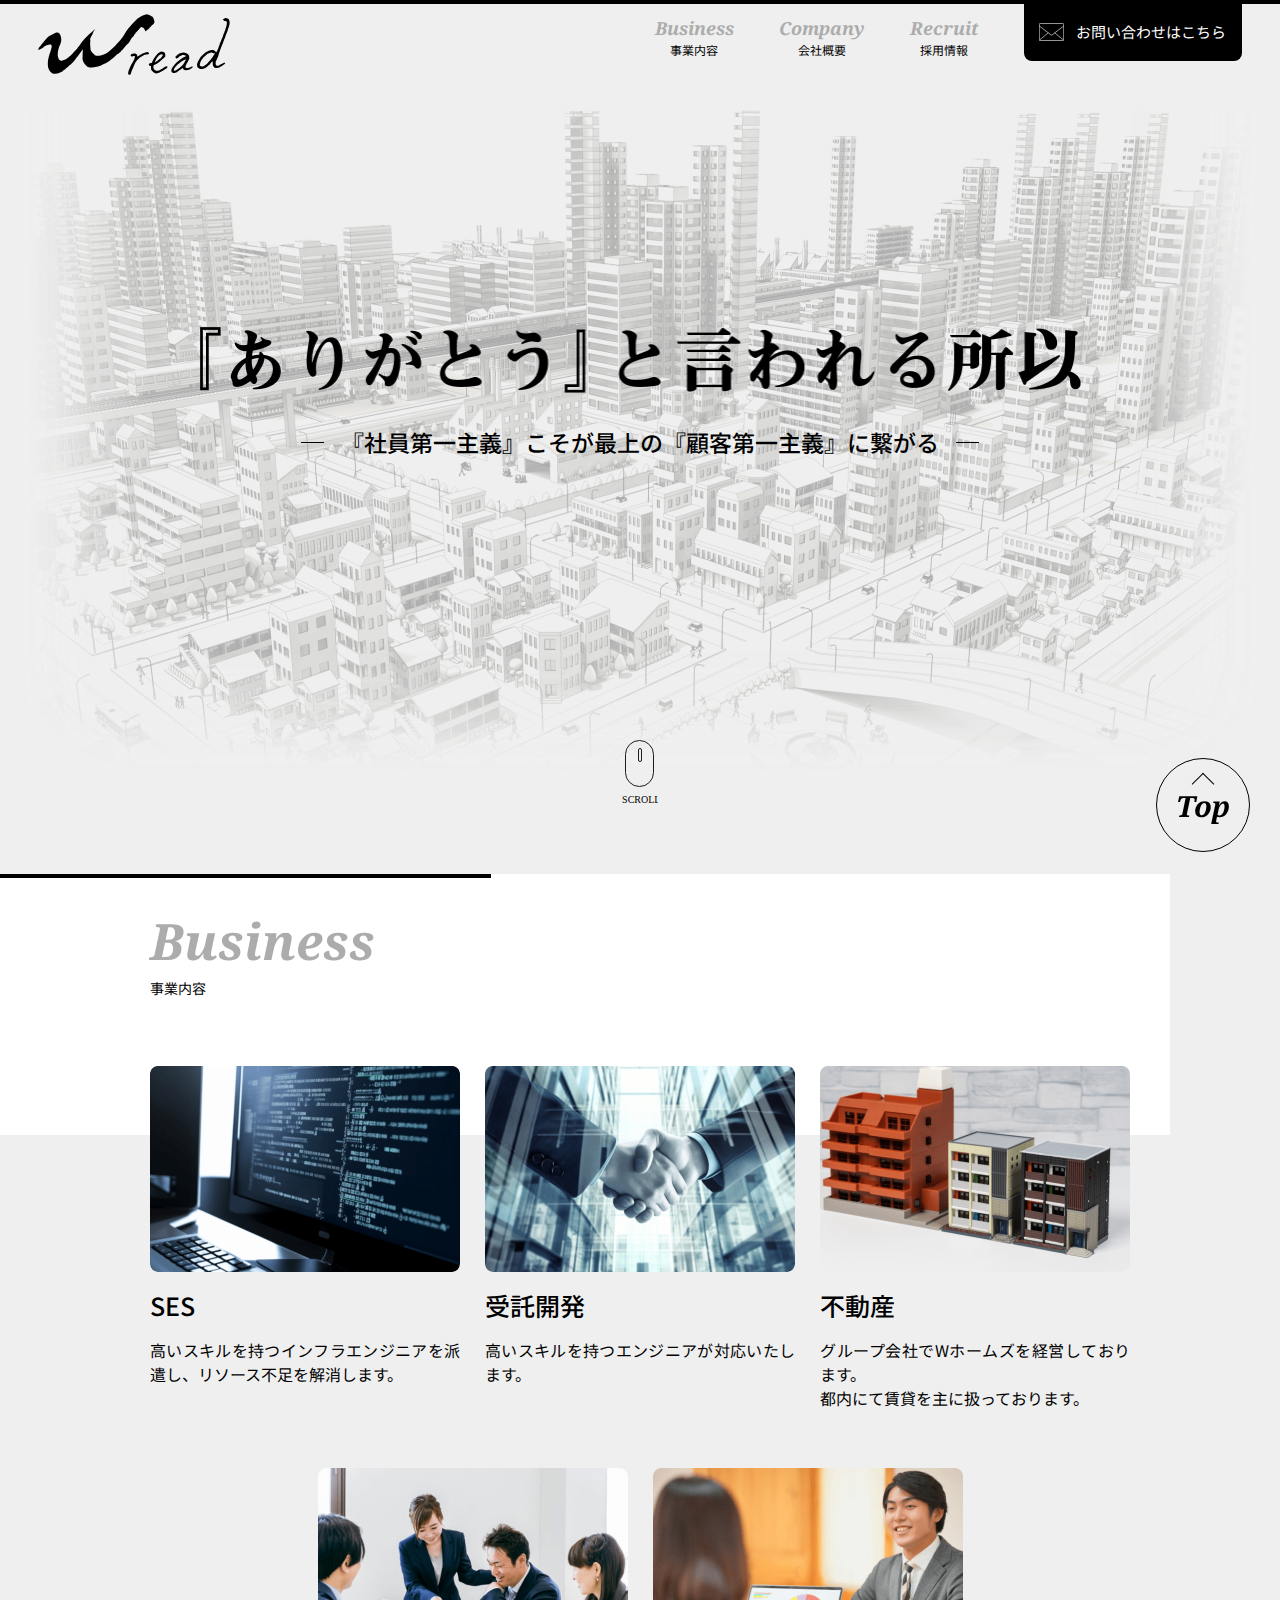
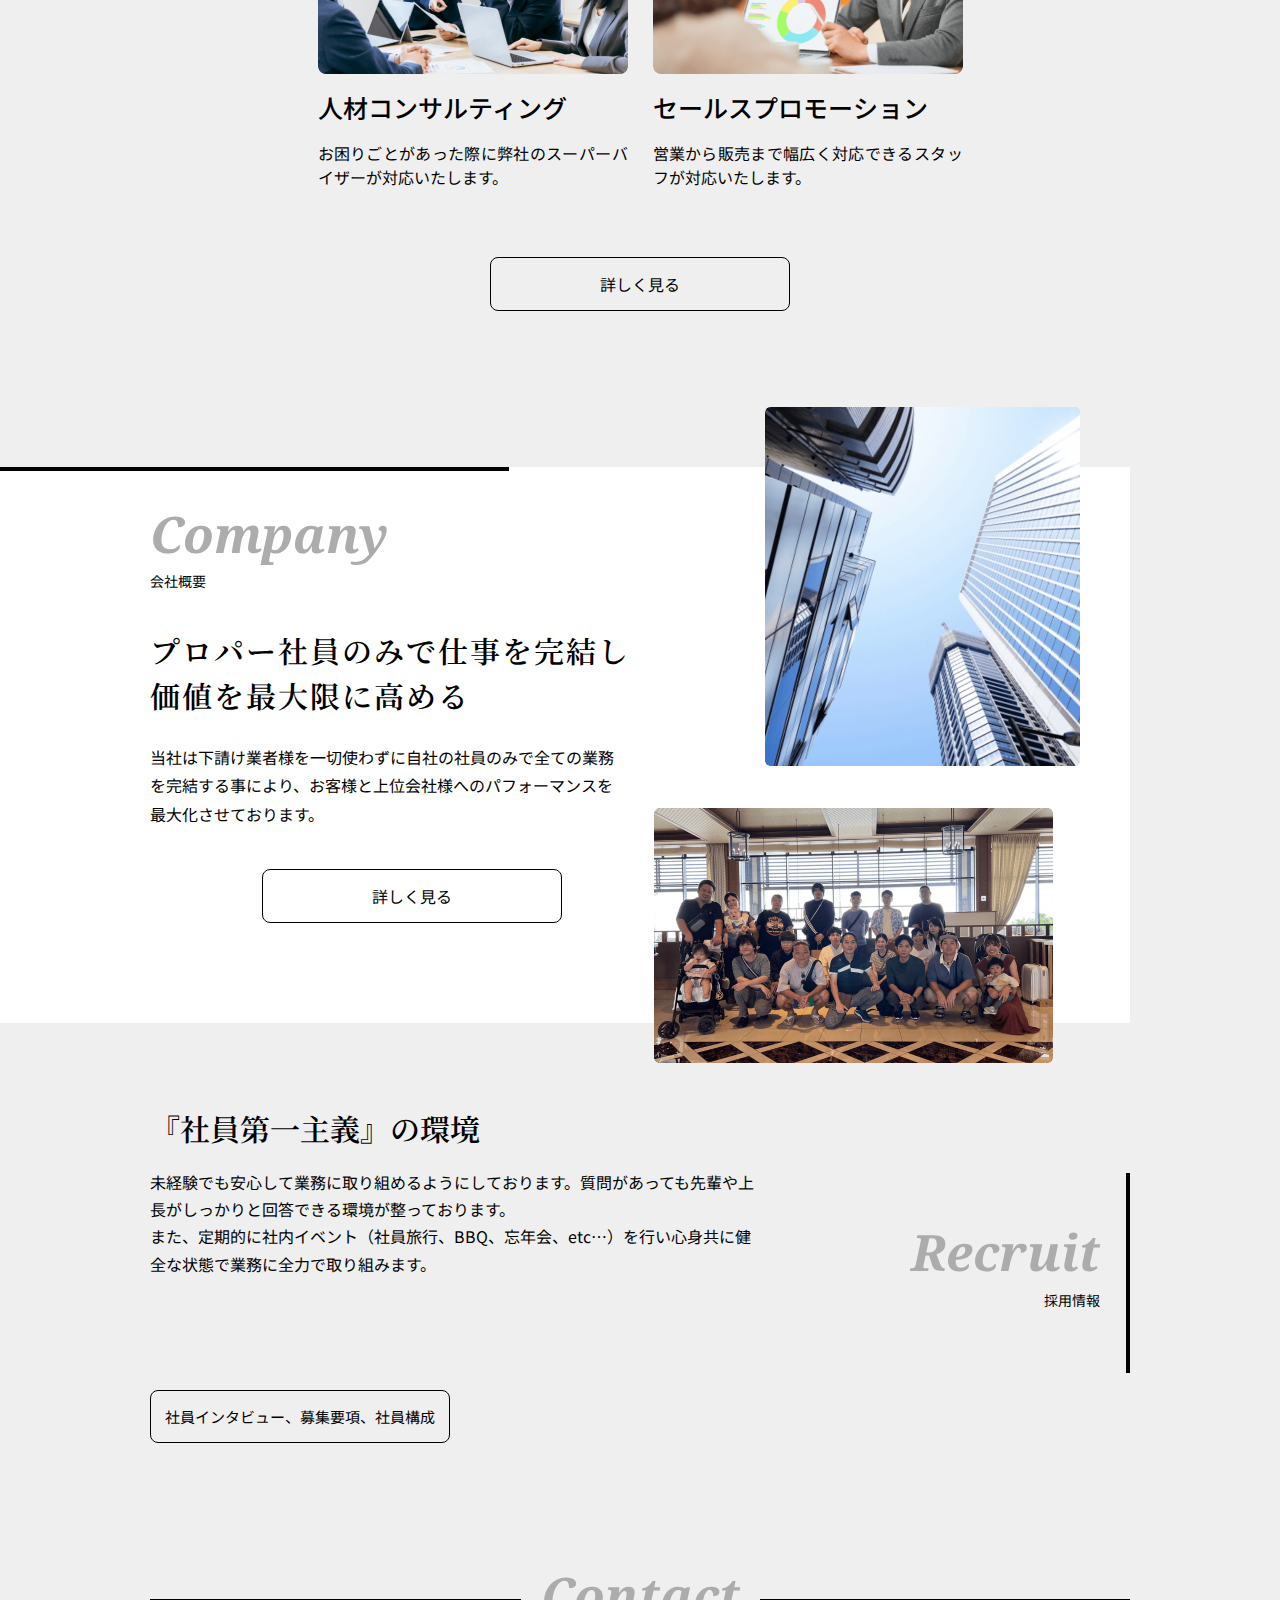
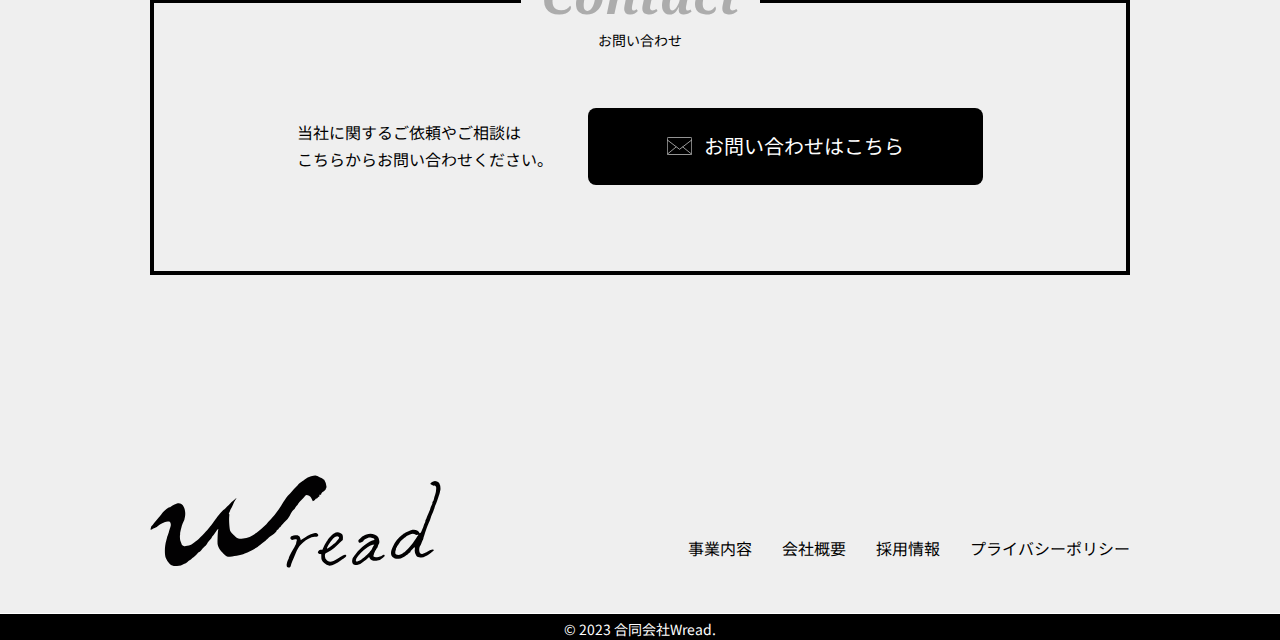
<file: index.html>
<!DOCTYPE html>
<html lang="ja">
<head>
	<meta charset="UTF-8">
	<meta name="viewport" content="width=device-width, initial-scale=1.0">
	<title>合同会社Wread</title>
    <meta name="description" content="合同会社Wreadのコーポレートサイトです。合同会社Wread（ダブルリード）は、SES事業、受託開発事業、不動産事業、人材コンサルティング、セールスプロモーションを展開しています。会社概要や事業内容、採用情報などを掲載しています。">
	<link rel="icon" href="/favicon/favicon.ico" type="image/x-icon">
	<link rel="stylesheet" href="/src/css/index.css">
	<title>Wread</title>
</head>

<body>
	<header id="top"></header>

	<section class="l_hero">
		<div class="hero">
			<div class="hero_copy">
				<h1 class="hero_copy_main hero_copy_main__top">
					<img  class="u_sp" src="/src/img/img_topcopy_sp.png" alt="『ありがとう』と言われる所以">
					<img  class="u_pc" src="/src/img/img_topcopy_pc.png" alt="『ありがとう』と言われる所以">
				</h1>
				<p class="hero_copy_sub u_medium">『社員第一主義』こそが<br class="u_sp">最上の『顧客第一主義』に繋がる</p>
			</div>
			<div class="hero_scroll u_sp">
				<p class="hero_scroll_txt">SCROLL</p>
				<span class="hero_scroll_arrow"></span>
			</div>
			<div class="hero_scroll u_pc"></div>
		</div>
	</section>

	<div class="scrolltop u_pc">
		<a href="#top" class="scrolltop_inner js_scroll">
			<div class="scrolltop_inner_item u_noto">
				Top
			</div>
		</a>
	</div>

	<section class="business">
		<div class="maincontainer maincontainer__business">
			<div class="maincontainer_title">
				<h2 class="maincontainer_title_main u_noto">Business</h2>
				<p class="maincontainer_title_sub">事業内容</p>
			</div>
		</div>
		<div class="business_contents">
			<div class="bissection">
				<div class="bissection_head">
					<div class="bissection_head_img"></div>
					<div class="bissection_head_ttl u_medium">SES</div>
				</div>
				<div class="bissection_txt">
					高いスキルを持つインフラエンジニアを派遣し、リソース不足を解消します。
				</div>
			</div>
			<div class="bissection">
				<div class="bissection_head">
					<div class="bissection_head_img bissection_head_img__development"></div>
					<div class="bissection_head_ttl u_medium">受託開発</div>
				</div>
				<div class="bissection_txt">
					高いスキルを持つエンジニアが対応いたします。
				</div>
			</div>
			<div class="bissection">
				<div class="bissection_head">
					<div class="bissection_head_img bissection_head_img__property"></div>
					<div class="bissection_head_ttl u_medium">不動産</div>
				</div>
				<div class="bissection_txt">
					グループ会社でWホームズを経営しております。<br class="u_pc">都内にて賃貸を主に扱っております。
				</div>
			</div>
			<div class="bissection">
				<div class="bissection_head">
					<div class="bissection_head_img bissection_head_img__recruitment"></div>
					<div class="bissection_head_ttl u_medium">人材コンサル<br class="u_sp">ティング</div>
				</div>
				<div class="bissection_txt">
					お困りごとがあった際に弊社のスーパーバイザーが対応いたします。
				</div>
			</div>
			<div class="bissection">
				<div class="bissection_head">
					<div class="bissection_head_img bissection_head_img__promotion"></div>
					<div class="bissection_head_ttl u_medium">セールス<br class="u_sp">プロモーション</div>
				</div>
				<div class="bissection_txt">
					営業から販売まで幅広く対応できるスタッフが対応いたします。
				</div>
			</div>
		</div>
		<div class="morebtn">
			<a href="/business/">詳しく見る</a>
		</div>
	</section>

	<section class="company">
		<div class="maincontainer maincontainer__company">
			<div class="company_pcwrapper">
				<div class="maincontainer_title">
					<h2 class="maincontainer_title_main u_noto">Company</h2>
					<p class="maincontainer_title_sub">会社概要</p>
				</div>
				<div class="maincontainer_body">
					<h3 class="maincontainer_body_title u_notojp u_semibold">プロパー社員のみで<br class="u_sp">仕事を完結し<br>価値を最大限に高める</h3>
					<p class="maincontainer_body_text maincontainer_body_text__company">
						当社は下請け業者様を一切使わずに自社の社員のみで全ての業務を完結する事により、お客様と上位会社様へのパフォーマンスを最大化させております。
					</p>
					<div class="morebtn u_pc">
						<a href="/company/">詳しく見る</a>
					</div>
				</div>
			</div>
			<div class="company_pictures">
				<div class="company_pictures_main"></div>
				<div class="company_pictures_sub"></div>
			</div>
			<div class="morebtn u_sp">
				<a href="/company/">詳しく見る</a>
			</div>
		</div>
	</section>

	<section class="recruit">
		<div class="subcontainer subcontainer__recruit">
			<div class="subcontainer_title">
				<div class="subcontainer_title_box">
					<h2 class="subcontainer_title_box_main u_noto">Recruit</h2>
					<p class="subcontainer_title_box_sub">採用情報</p>
				</div>
			</div>
		</div>
		<div class="recruit_contents">
			<h3 class="recruit_contents_ttl u_notojp u_semibold">『社員第一主義』の環境</h3>
			<div class="recruit_contents_txt">
				未経験でも安心して業務に取り組めるようにしております。質問があっても先輩や上長がしっかりと回答できる環境が整っております。<br>
				また、定期的に社内イベント（社員旅行、BBQ、忘年会、etc…）を行い心身共に健全な状態で業務に全力で取り組みます。
			</div>
			<div class="morebtn morebtn__left morebtn__recruit u_pc">
				<a href="/recruit/">社員インタビュー、募集要項、社員構成</a>
			</div>
		</div>
		<div class="morebtn morebtn__recruit u_sp">
			<a href="/recruit/">社員インタビュー、募集要項、社員構成</a>
		</div>
	</section>

	<div class="contact">
		<div class="contact_head">
			<h2 class="contact_head_main u_noto">Contact</h2>
			<p class="contact_head_sub">お問い合わせ</p>
		</div>
		<div class="contact_body">
			<p class="contact_body_txt">
				当社に関するご依頼やご相談は<br>こちらからお問い合わせください。
			</p>
			<div class="contact_body_link">
				<a href="/contact/" class="contactbtn">
					<span class="contactbtn_icon"></span>
					<span class="contactbtn_txt contactbtn_txt__bottom">お問い合わせはこちら</span>
				</a>
			</div>
		</div>
	</div>

	<footer></footer>

	<script src="https://code.jquery.com/jquery-3.6.0.min.js"></script>
	<script type="text/javascript" src="src/js/common.js"></script>
</body>

</html>
</file>
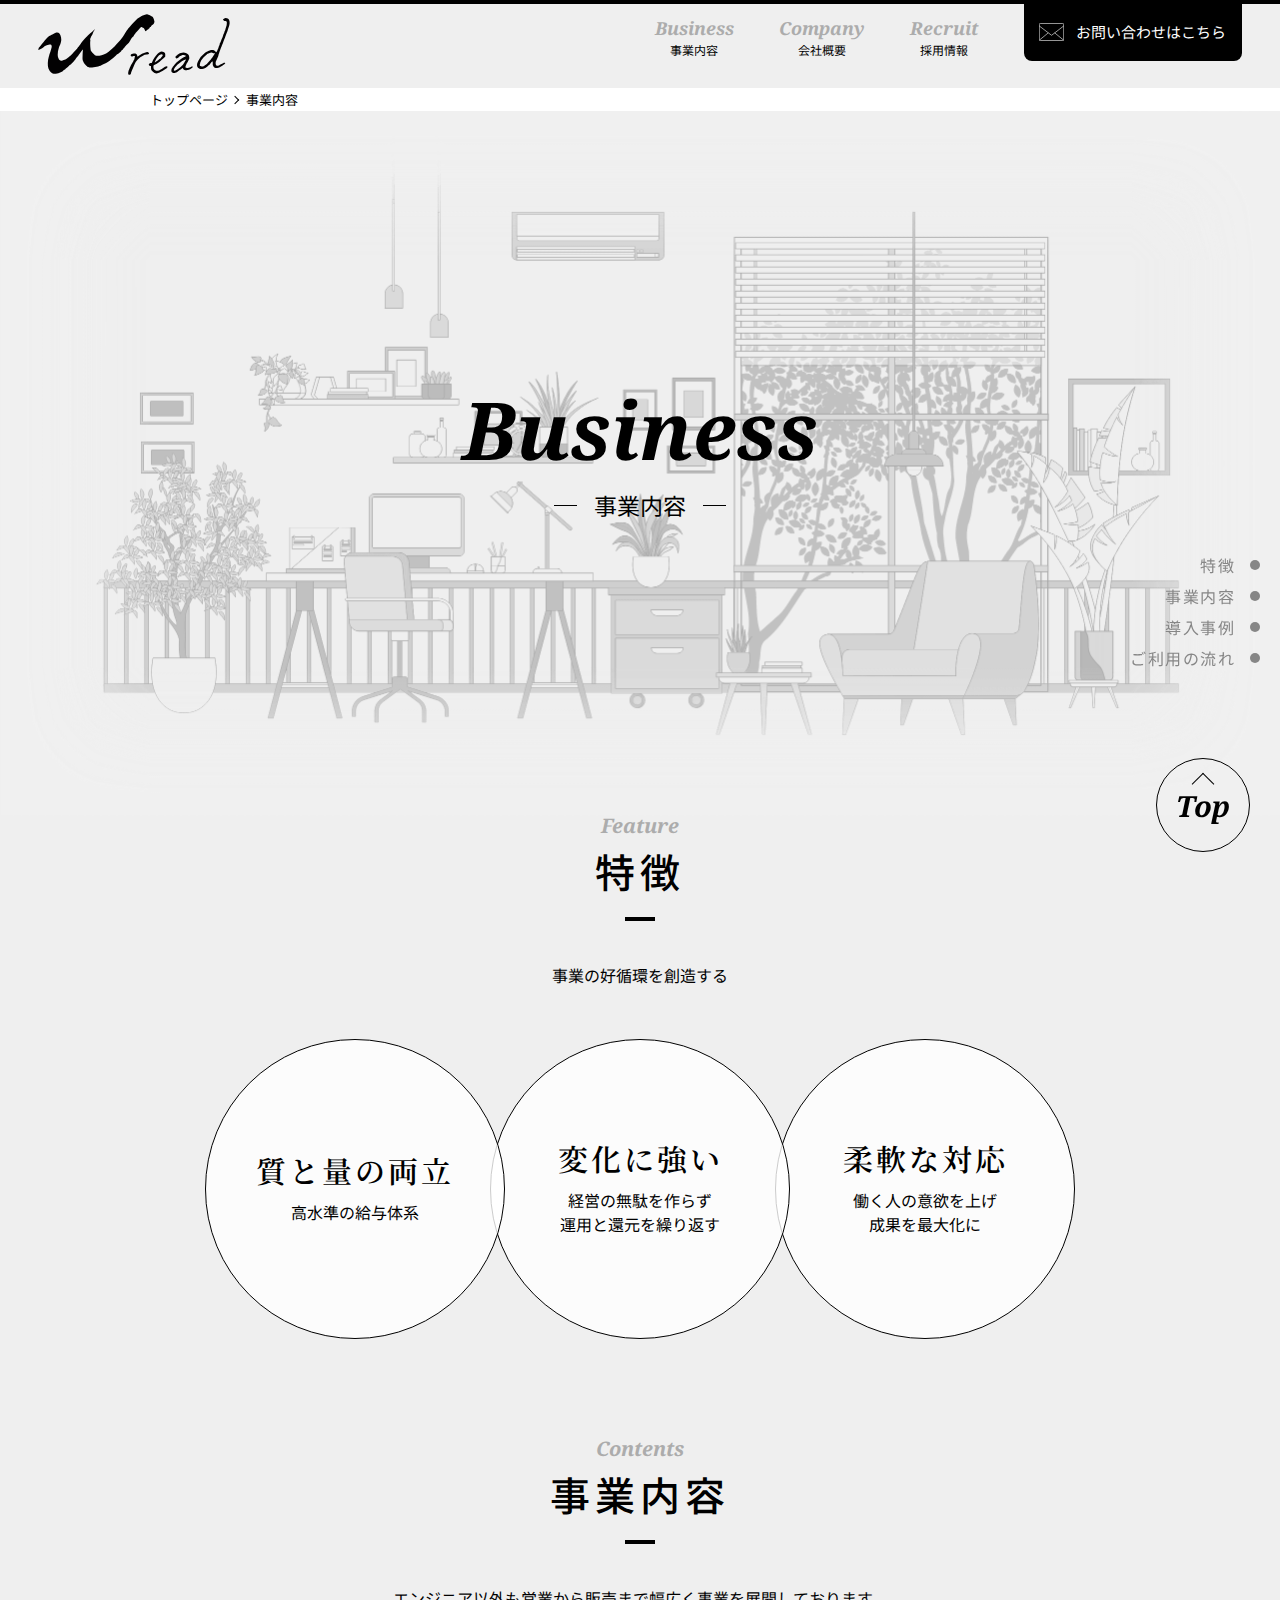
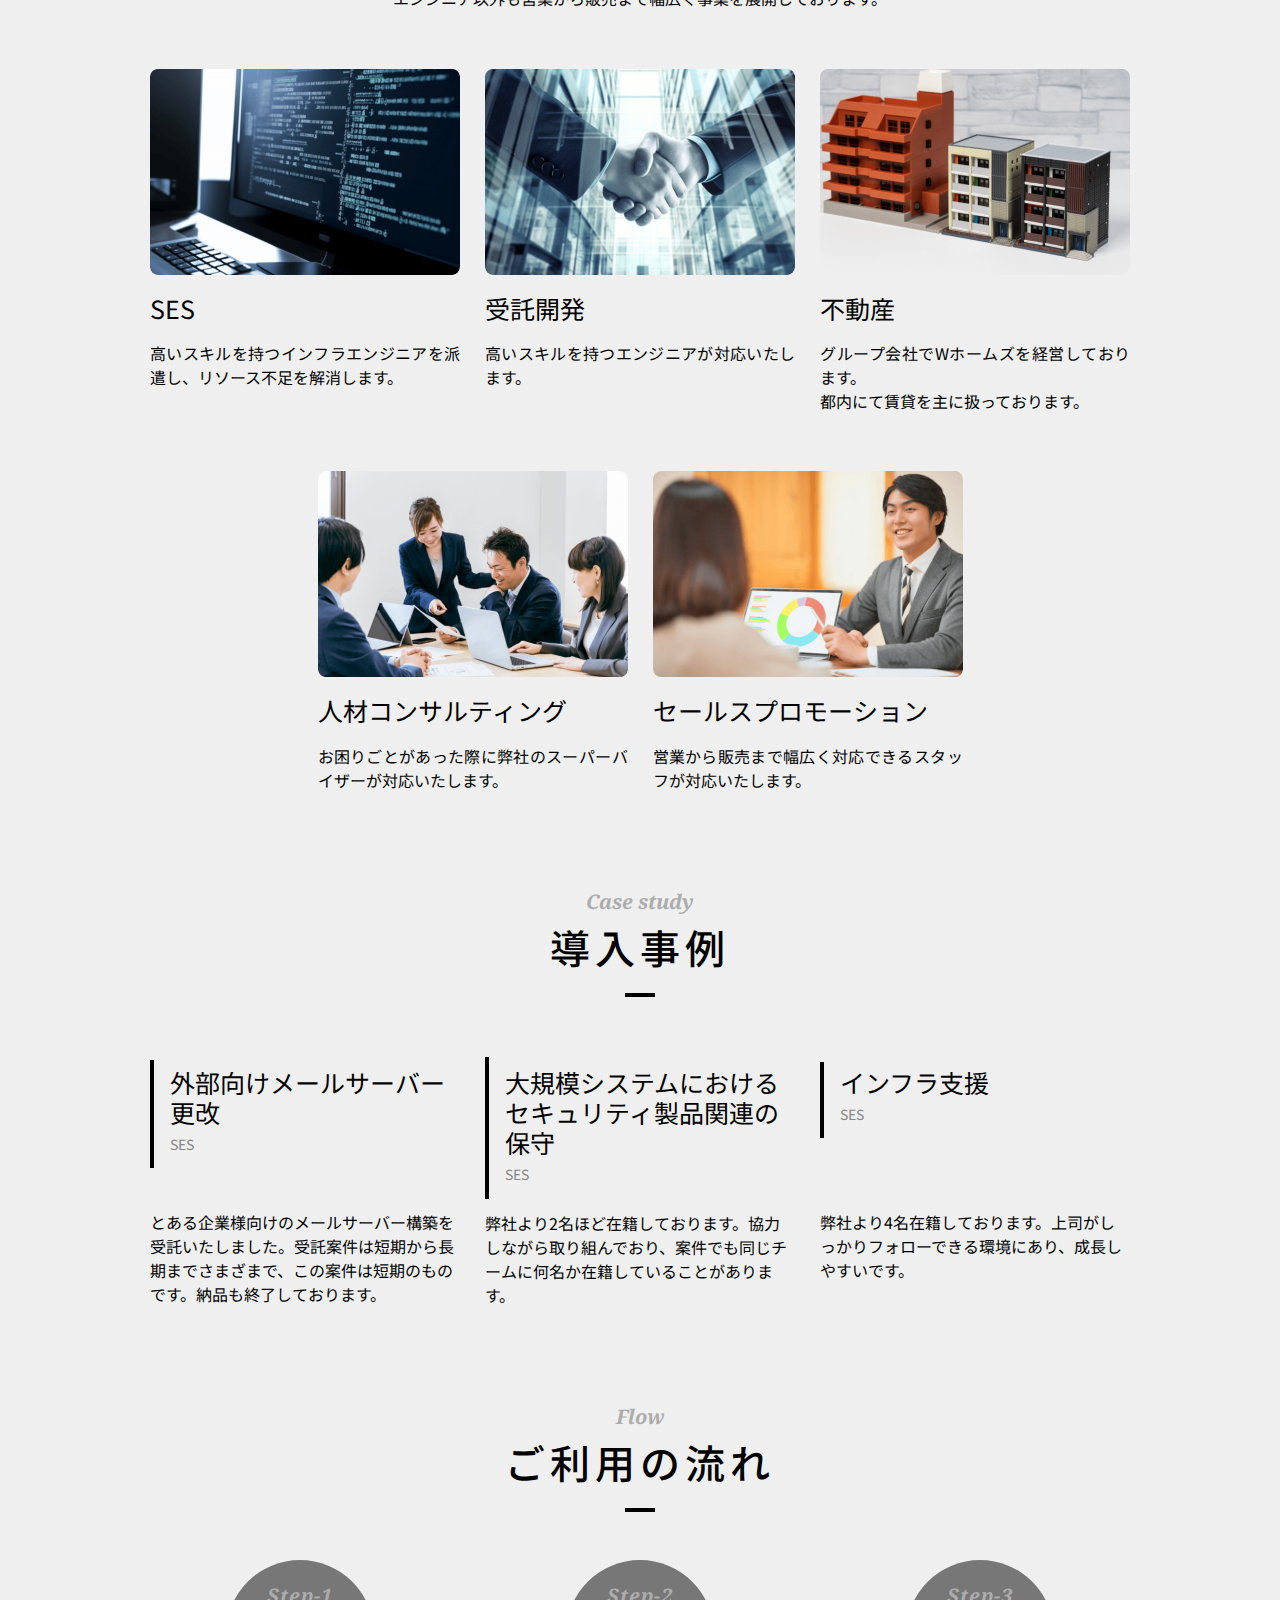
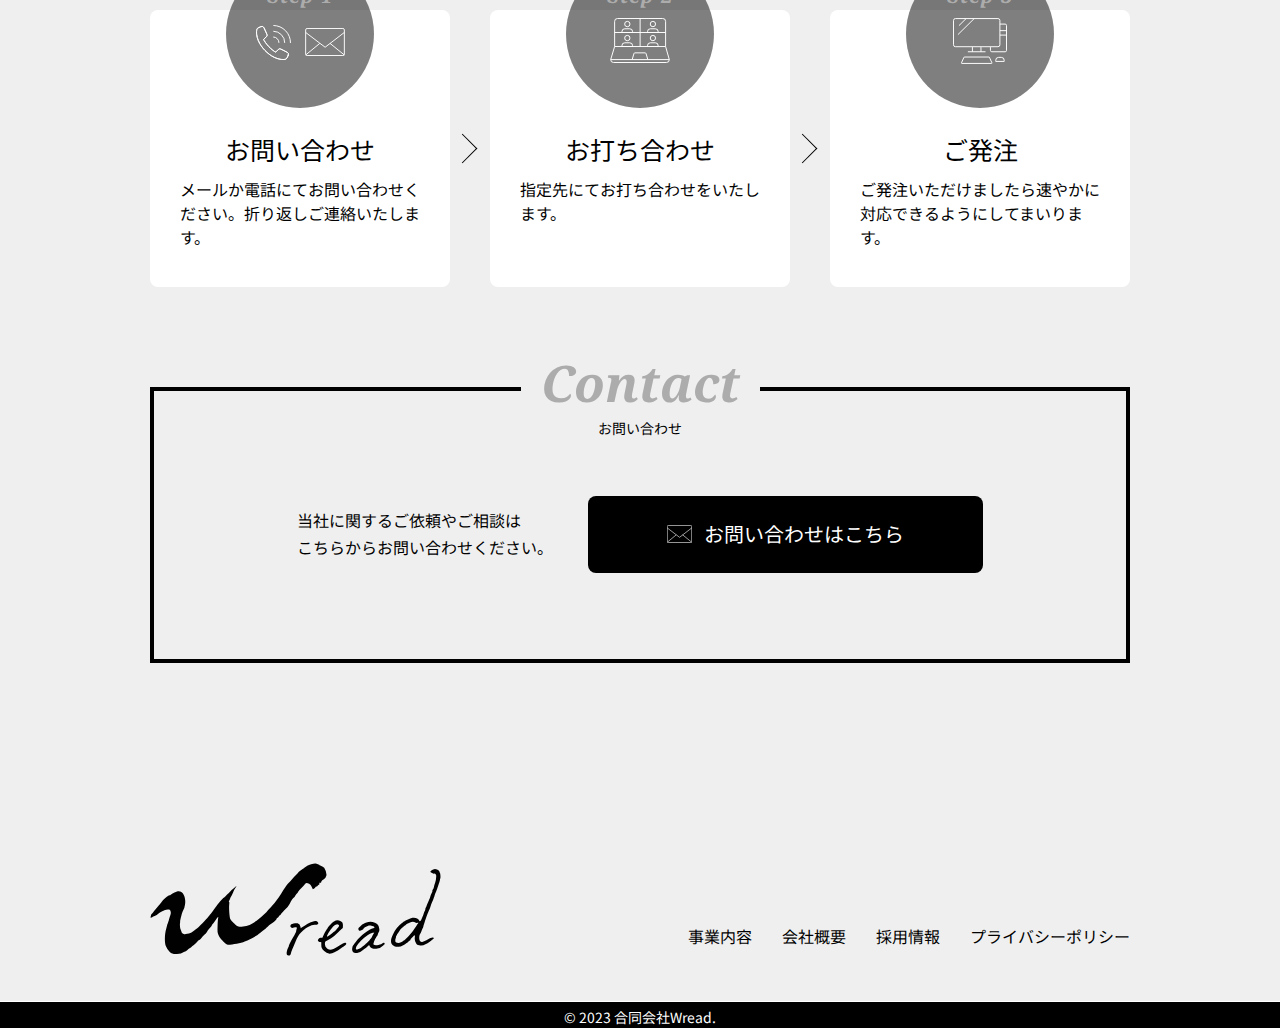
<file: business/index.html>
<!DOCTYPE html>
<html lang="ja">
<head>
	<meta charset="UTF-8">
	<meta name="viewport" content="width=device-width, initial-scale=1.0">
	<title>事業内容｜合同会社Wread</title>
    <meta name="description" content="合同会社Wreadの事業内容ページです。合同会社Wreadの特徴、事業内容、導入事例、サービスご利用の流れを紹介しています。">
	<link rel="icon" href="/favicon/favicon.ico" type="image/x-icon">
	<link rel="stylesheet" href="/src/css/business.css">
	<title>Wread</title>
</head>

<body>
	<header id="top"></header>

	<div class="l_breadcrump">
		<ul class="breadcrump">
			<li class="breadcrump_item">
				<a href="/">トップページ</a>
			</li>
			<li class="breadcrump_item">
				<p>事業内容</p>
			</li>
		</ul>
	</div>

	<div class="scrollspy u_pc">
		<ul class="scrollspy_nav">
			<li><a class="scrollspy_nav_item" href="#feature">特徴</a></li>
			<li><a class="scrollspy_nav_item" href="#contents">事業内容</a></li>
			<li><a class="scrollspy_nav_item" href="#case">導入事例</a></li>
			<li><a class="scrollspy_nav_item" href="#flow">ご利用の流れ</a></li>
		</ul>
	</div>

	<div class="scrolltop u_pc">
		<a href="#top" class="scrolltop_inner js_scroll">
			<div class="scrolltop_inner_item u_noto">
				Top
			</div>
		</a>
	</div>

	<section class="l_hero">
		<div class="hero">
			<div class="hero_copy">
				<h1 class="hero_copy_main u_noto">Business</h1>
				<p class="hero_copy_sub">事業内容</p>
			</div>
			<div class="hero_scroll u_sp">
				<p class="hero_scroll_txt">SCROLL</p>
				<span class="hero_scroll_arrow"></span>
			</div>
		</div>
	</section>

	<section class="subpagesec feature" id="feature">
		<div class="subpagesec_head">
			<p class="subpagesec_head_en u_noto">Feature</p>
			<h2 class="subpagesec_head_ja">特徴</h2>
		</div>
		<div class="subpagesec_description">
			事業の好循環を創造する
		</div>
		<div class="feature_contents">
			<div class="feature_contents_item">
				<p class="feature_contents_item_title u_semibold u_notojp">質と量の両立</p>
				<p class="feature_contents_item_text">
					高水準の給与体系
				</p>
			</div>
			<div class="feature_contents_item">
				<p class="feature_contents_item_title u_semibold u_notojp">変化に強い</p>
				<p class="feature_contents_item_text">
					経営の無駄を作らず<br>運用と還元を繰り返す
				</p>
			</div>
			<div class="feature_contents_item">
				<p class="feature_contents_item_title u_semibold u_notojp">柔軟な対応</p>
				<p class="feature_contents_item_text">
					働く人の意欲を上げ<br>成果を最大化に
				</p>
			</div>
		</div>
	</section>

	<section class="subpagesec contents" id="contents">
		<div class="subpagesec_head">
			<p class="subpagesec_head_en u_noto">Contents</p>
			<h2 class="subpagesec_head_ja">事業内容</h2>
		</div>
		<div class="subpagesec_description">
			エンジニア以外も営業から販売まで<br class="u_sp">幅広く事業を展開しております。
		</div>
		<div class="contents_list">
			<div class="contents_list_item">
				<div class="contents_list_item_head">
					<div class="contents_list_item_head_img"></div>
					<div class="contents_list_item_head_ttl">SES</div>
				</div>
				<div class="contents_list_item_txt">
					高いスキルを持つインフラエンジニアを派遣し、リソース不足を解消します。
				</div>
			</div>
			<div class="contents_list_item">
				<div class="contents_list_item_head">
					<div class="contents_list_item_head_img contents_list_item_head_img__development"></div>
					<div class="contents_list_item_head_ttl">受託開発</div>
				</div>
				<div class="contents_list_item_txt">
					高いスキルを持つエンジニアが対応いたします。
				</div>
			</div>
			<div class="contents_list_item">
				<div class="contents_list_item_head">
					<div class="contents_list_item_head_img contents_list_item_head_img__property"></div>
					<div class="contents_list_item_head_ttl">不動産</div>
				</div>
				<div class="contents_list_item_txt">
					グループ会社でWホームズを経営しております。<br class="u_pc">都内にて賃貸を主に扱っております。
				</div>
			</div>
			<div class="contents_list_item">
				<div class="contents_list_item_head">
					<div class="contents_list_item_head_img contents_list_item_head_img__recruitment"></div>
					<div class="contents_list_item_head_ttl">人材コンサル<br class="u_sp">ティング</div>
				</div>
				<div class="contents_list_item_txt">
					お困りごとがあった際に弊社のスーパーバイザーが対応いたします。
				</div>
			</div>
			<div class="contents_list_item">
				<div class="contents_list_item_head">
					<div class="contents_list_item_head_img contents_list_item_head_img__promotion"></div>
					<div class="contents_list_item_head_ttl">セールス<br class="u_sp">プロモーション</div>
				</div>
				<div class="contents_list_item_txt">
					営業から販売まで幅広く対応できるスタッフが対応いたします。
				</div>
			</div>
		</div>
	</section>

	<section class="subpagesec case" id="case">
		<div class="subpagesec_head">
			<p class="subpagesec_head_en u_noto">Case study</p>
			<h2 class="subpagesec_head_ja">導入事例</h2>
		</div>
		<!-- <div class="subpagesec_description">
			ここには説明が入ります。ここには説明が入ります。ここには説明が入ります。ここには説明が入ります。ここには説明が入ります。ここには説明が入ります。
		</div> -->
		<div class="case_contents">
			<ul class="case_contents_list">
				<li class="caseitem">
					<!-- <div class="caseitem_img">
						<img src="/src/img/img_case1.png" alt="case1">
					</div> -->
					<div class="caseitem_body">
						<p class="caseitem_body_title">外部向けメールサーバー更改</p>
						<p class="caseitem_body_category">SES</p>
						<!-- <p class="caseitem_body_company">株式会社●●様</p> -->
					</div>
					<p class="caseitem_description">
						とある企業様向けのメールサーバー構築を受託いたしました。受託案件は短期から長期までさまざまで、この案件は短期のものです。納品も終了しております。
					</p>
				</li>
				<li class="caseitem">
					<!-- <div class="caseitem_img">
						<img src="/src/img/img_case2.png" alt="case2">
					</div> -->
					<div class="caseitem_body">
						<p class="caseitem_body_title">大規模システムにおけるセキュリティ製品関連の保守</p>
						<p class="caseitem_body_category">SES</p>
						<!-- <p class="caseitem_body_company">株式会社●●様</p> -->
					</div>
					<p class="caseitem_description">
						弊社より2名ほど在籍しております。協力しながら取り組んでおり、案件でも同じチームに何名か在籍していることがあります。
					</p>
				</li>
				<li class="caseitem">
					<!-- <div class="caseitem_img">
						<img src="/src/img/img_case3.png" alt="case3">
					</div> -->
					<div class="caseitem_body">
						<p class="caseitem_body_title">インフラ支援</p>
						<p class="caseitem_body_category">SES</p>
						<!-- <p class="caseitem_body_company">株式会社●●様</p> -->
					</div>
					<p class="caseitem_description">
						弊社より4名在籍しております。上司がしっかりフォローできる環境にあり、成長しやすいです。
					</p>
				</li>
			</ul>
		</div>
	</section>

	<section class="subpagesec flow" id="flow">
		<div class="subpagesec_head">
			<p class="subpagesec_head_en u_noto">Flow</p>
			<h2 class="subpagesec_head_ja">ご利用の流れ</h2>
		</div>
		<div class="flow_contents">
			<ul class="flow_contents_list">
				<li class="flowitem">
					<div class="flowitem_head">
						<p class="flowitem_head_num u_noto">Step-1</p>
						<div class="flowitem_head_item flowitem_head_item__step1">
							<div class="flowitem_head_item_phone"></div>
							<div class="flowitem_head_item_mail"></div>
						</div>
					</div>
					<p class="flowitem_title">お問い合わせ</p>
					<p class="flowitem_description">
						メールか電話にてお問い合わせください。折り返しご連絡いたします。
					</p>
				</li>
				<li class="flowitem">
					<div class="flowitem_head">
						<p class="flowitem_head_num u_noto">Step-2</p>
						<div class="flowitem_head_item flowitem_head_item__step2">
							<div class="flowitem_head_item_pc"></div>
						</div>
					</div>
					<p class="flowitem_title">お打ち合わせ</p>
					<p class="flowitem_description">
						指定先にてお打ち合わせをいたします。
					</p>
				</li>
				<li class="flowitem">
					<div class="flowitem_head">
						<p class="flowitem_head_num u_noto">Step-3</p>
						<div class="flowitem_head_item flowitem_head_item__step3">
							<div class="flowitem_head_item_desktop"></div>
						</div>
					</div>
					<p class="flowitem_title">ご発注</p>
					<p class="flowitem_description">
						ご発注いただけましたら速やかに対応できるようにしてまいります。
					</p>
				</li>
			</ul>
		</div>
	</section>

	<div class="contact">
		<div class="contact_head">
			<h2 class="contact_head_main u_noto">Contact</h2>
			<p class="contact_head_sub">お問い合わせ</p>
		</div>
		<div class="contact_body">
			<p class="contact_body_txt">
				当社に関するご依頼やご相談は<br>こちらからお問い合わせください。
			</p>
			<div class="contact_body_link">
				<a href="/contact/" class="contactbtn">
					<span class="contactbtn_icon"></span>
					<span class="contactbtn_txt contactbtn_txt__bottom">お問い合わせはこちら</span>
				</a>
			</div>
		</div>
	</div>

	<footer></footer>

	<script src="https://code.jquery.com/jquery-3.6.0.min.js"></script>
	<script type="text/javascript" src="/src/js/common.js"></script>
	<script type="text/javascript" src="/src/js/scrollspy.js"></script>
</body>

</html>
</file>
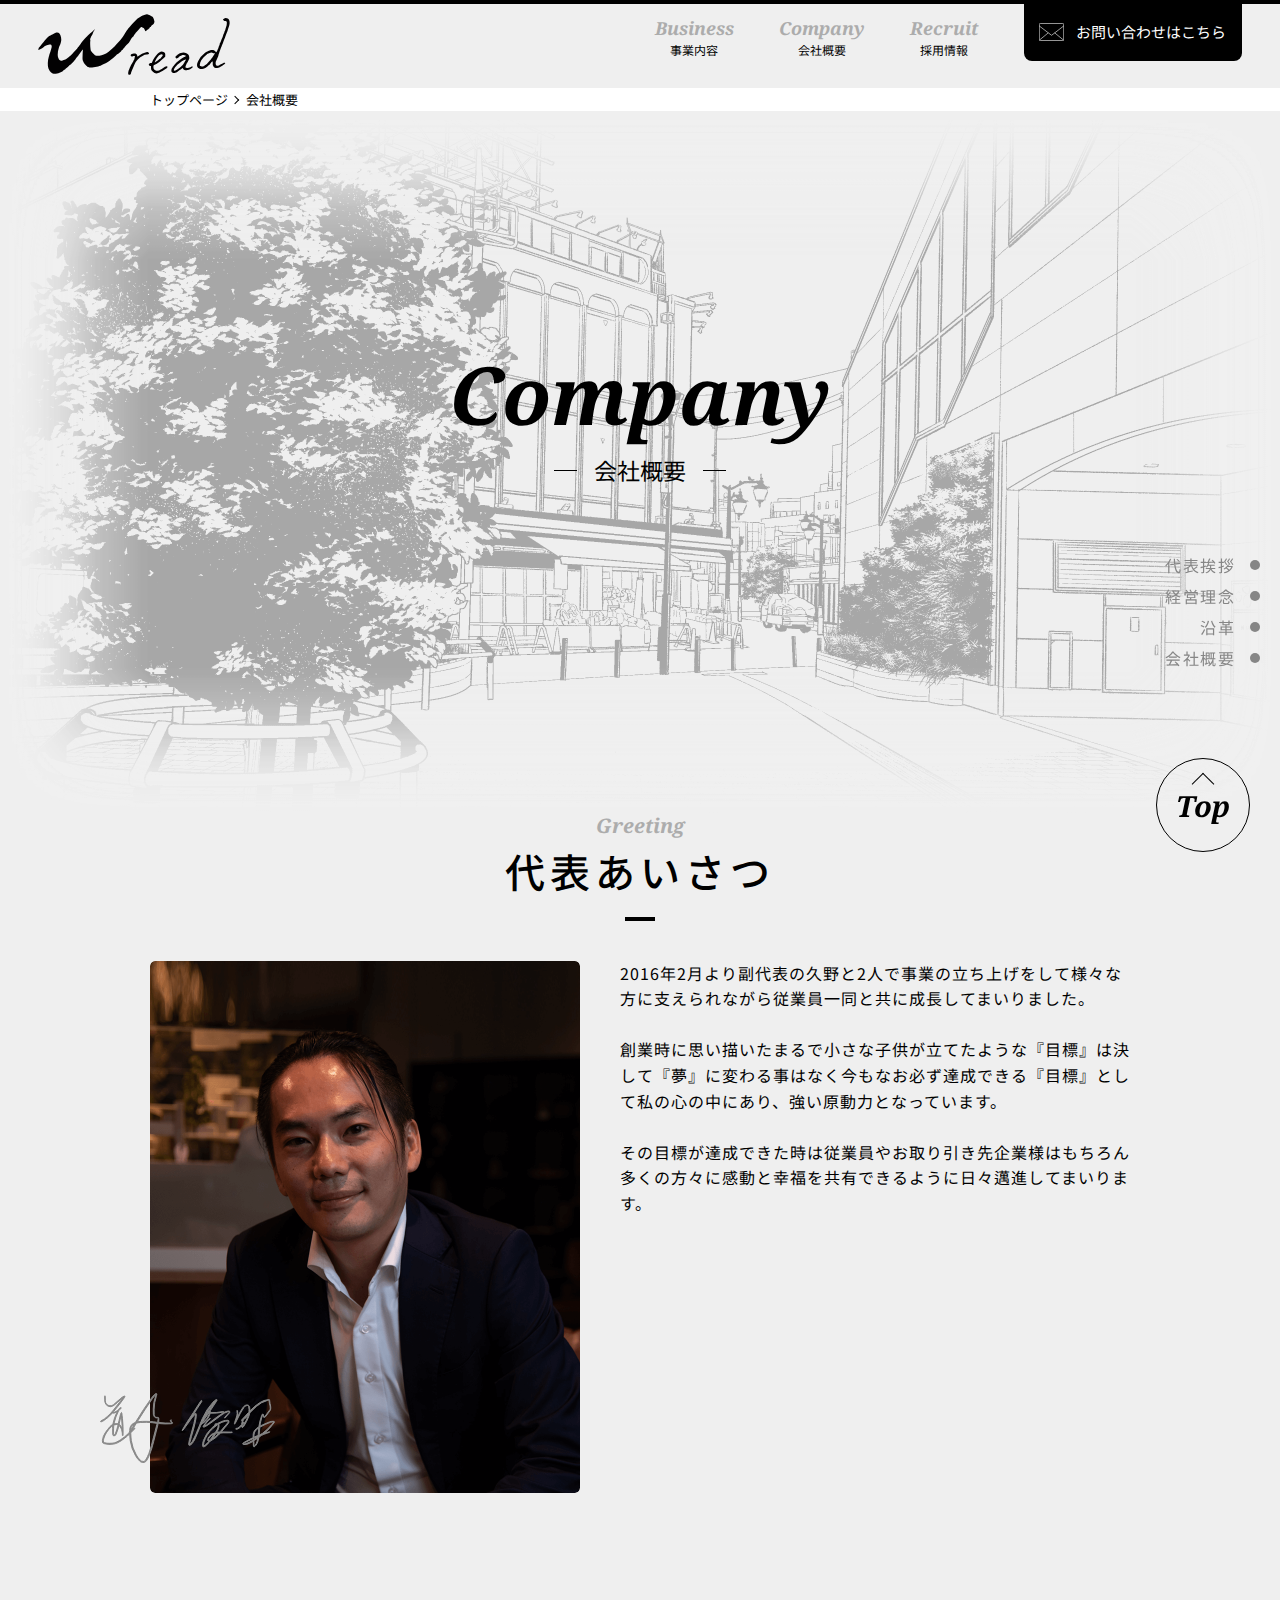
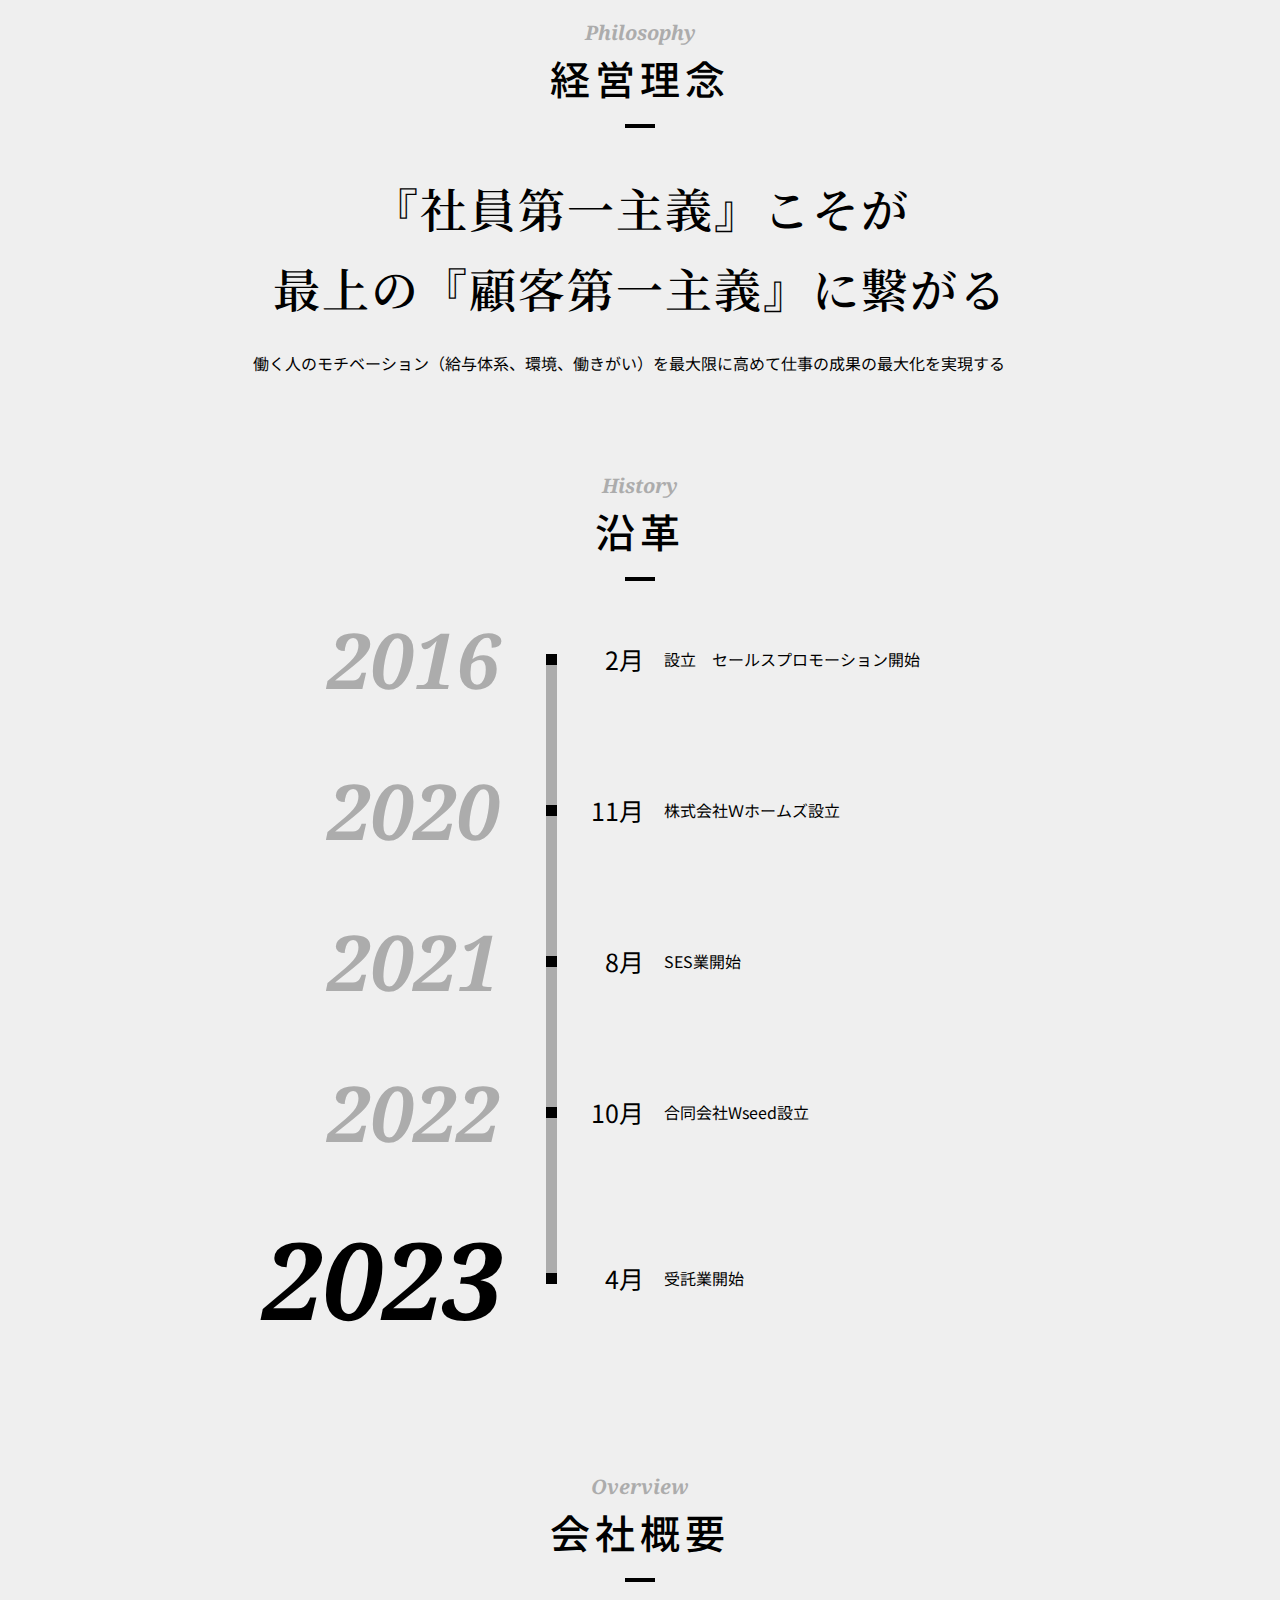
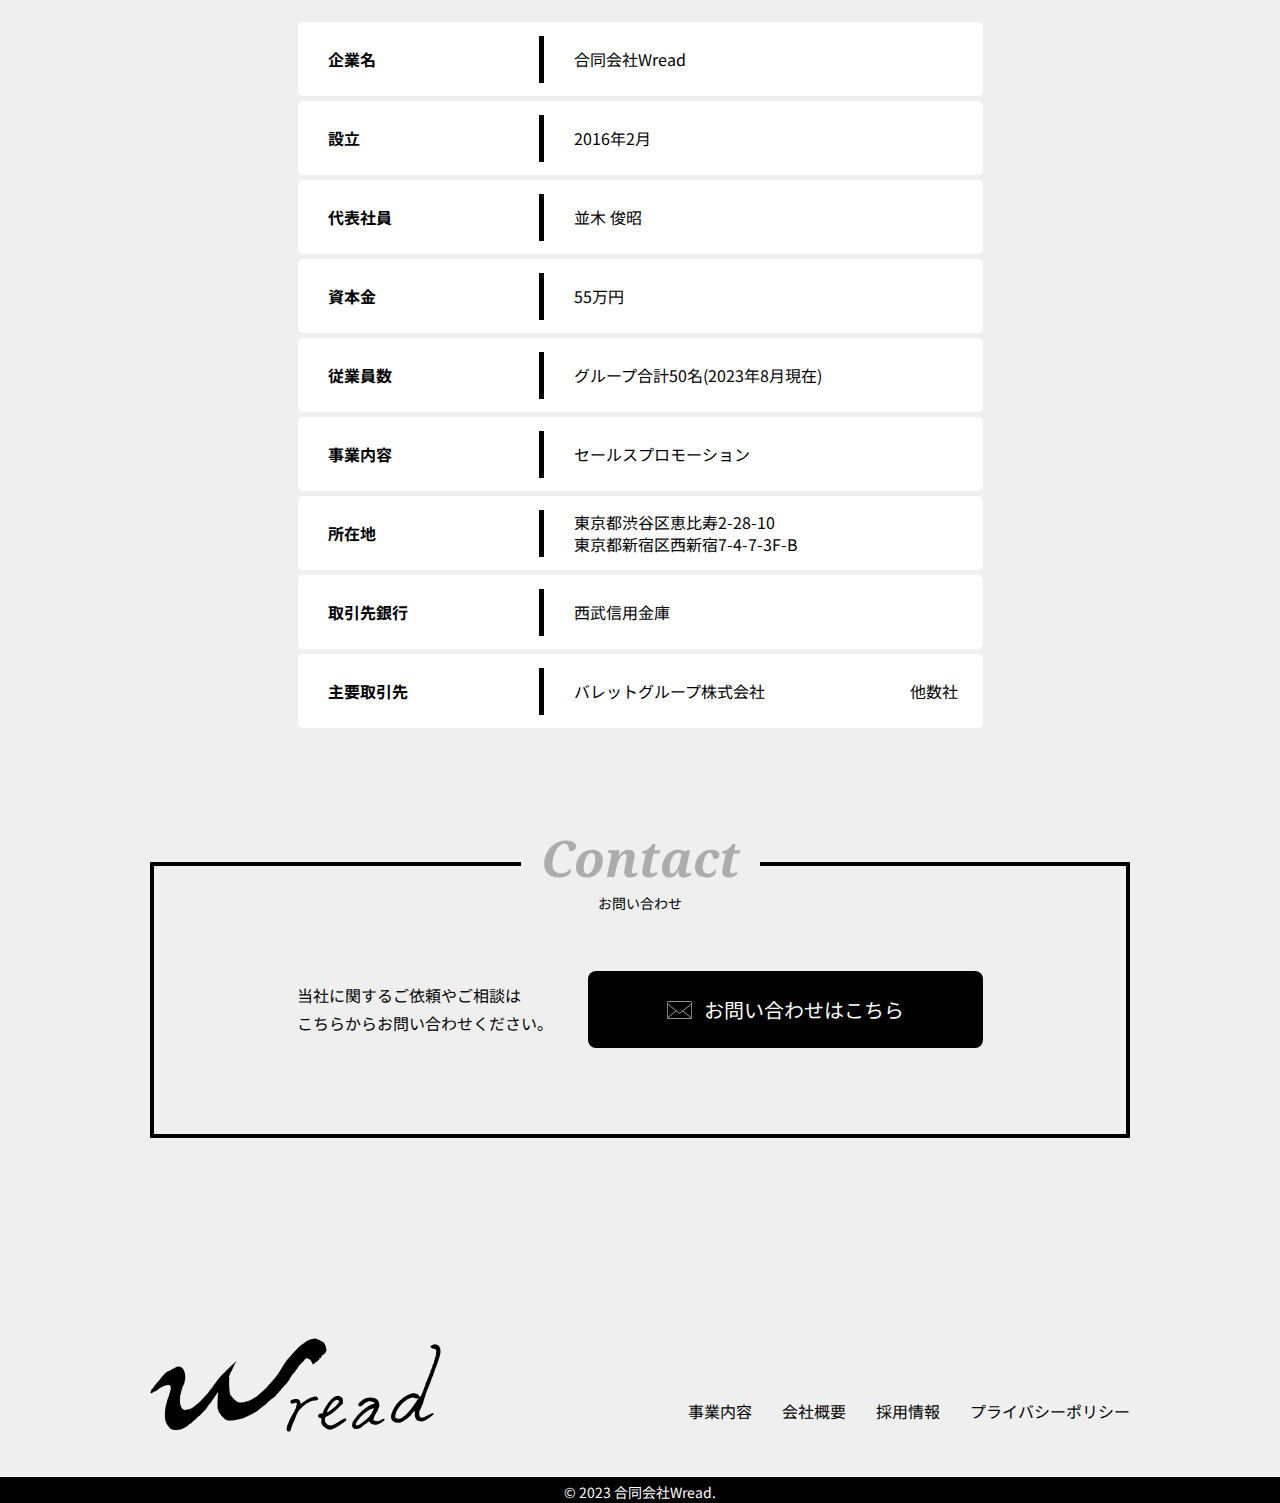
<file: company/index.html>
<!DOCTYPE html>
<html lang="ja">
<head>
	<meta charset="UTF-8">
	<meta name="viewport" content="width=device-width, initial-scale=1.0">
	<title>会社概要｜合同会社Wread</title>
    <meta name="description" content="合同会社Wreadの会社概要ページです。代表挨拶、経営理念、沿革、会社概要を紹介しています。">
	<link rel="icon" href="/favicon/favicon.ico" type="image/x-icon">
	<link rel="stylesheet" href="/src/css/company.css">
	<title>Wread</title>
</head>

<body>
	<header id="top"></header>

	<div class="l_breadcrump">
		<ul class="breadcrump">
			<li class="breadcrump_item">
				<a href="/">トップページ</a>
			</li>
			<li class="breadcrump_item">
				<p>会社概要</p>
			</li>
		</ul>
	</div>

	<div class="scrollspy u_pc">
		<ul class="scrollspy_nav">
			<li><a class="scrollspy_nav_item" href="#greeting">代表挨拶</a></li>
			<li><a class="scrollspy_nav_item" href="#philosophy">経営理念</a></li>
			<li><a class="scrollspy_nav_item" href="#history">沿革</a></li>
			<li><a class="scrollspy_nav_item" href="#overview">会社概要</a></li>
		</ul>
	</div>

	<div class="scrolltop u_pc">
		<a href="#top" class="scrolltop_inner js_scroll">
			<div class="scrolltop_inner_item u_noto">
				Top
			</div>
		</a>
	</div>

	<section class="l_hero">
		<div class="hero">
			<div class="hero_copy">
				<h1 class="hero_copy_main u_noto">Company</h1>
				<p class="hero_copy_sub">会社概要</p>
			</div>
			<div class="hero_scroll u_sp">
				<p class="hero_scroll_txt">SCROLL</p>
				<span class="hero_scroll_arrow"></span>
			</div>
		</div>
	</section>

	<div class="anchorlinks u_sp">
		<ul class="anchorlinks_list">
			<li class="anchorlinks_list_item">
				<a class="js_scroll" href="#greeting">代表挨拶<span></span></a>
			</li>
			<li class="anchorlinks_list_item">
				<a class="js_scroll" href="#philosophy">経営理念<span></span></a>
			</li>
			<li class="anchorlinks_list_item">
				<a class="js_scroll" href="#history">沿革<span></span></a>
			</li>
			<li class="anchorlinks_list_item">
				<a class="js_scroll" href="#overview">会社概要<span></span></a>
			</li>
		</ul>
	</div>

	<section class="subpagesec greeting" id="greeting">
		<div class="subpagesec_head">
			<p class="subpagesec_head_en u_noto">Greeting</p>
			<h2 class="subpagesec_head_ja">代表あいさつ</h2>
		</div>
		<div class="greeting_body">
			<div class="greeting_body_frame">
				<img src="/src/img/img_portrait.png" alt="portrait">
				<div class="greeting_body_frame_sign">
					<img src="/src/img/img_autograph.svg" alt="autograph">
				</div>
			</div>
			<div class="greeting_body_text">
				2016年2月より副代表の久野と2人で事業の立ち上げをして様々な方に支えられながら従業員一同と共に成長してまいりました。<br><br>
				創業時に思い描いたまるで小さな子供が立てたような『目標』は決して『夢』に変わる事はなく今もなお必ず達成できる『目標』として私の心の中にあり、強い原動力となっています。<br><br>
				その目標が達成できた時は従業員やお取り引き先企業様はもちろん多くの方々に感動と幸福を共有できるように日々邁進してまいります。
			</div>
		</div>
	</section>

	<section class="subpagesec philosophy" id="philosophy">
		<div class="subpagesec_head">
			<p class="subpagesec_head_en u_noto">Philosophy</p>
			<h2 class="subpagesec_head_ja">経営理念</h2>
		</div>
		<div class="philosophy_copy u_semibold u_notojp">
			『社員第一主義』こそが<br>最上の『顧客第一主義』に繋がる
		</div>
		<div class="philosophy_text">
			働く人のモチベーション（給与体系、環境、働きがい）を最大限に高めて仕事の成果の最大化を実現する
		</div>
	</section>

	<section class="subpagesec history" id="history">
		<div class="subpagesec_head">
			<p class="subpagesec_head_en u_noto">History</p>
			<h2 class="subpagesec_head_ja">沿革</h2>
		</div>
		<ul class="history_contents_list">
			<li class="historyitem">
				<p class="historyitem_year u_noto">2016</p>
				<div class="historyitem_description">
					<p class="historyitem_description_month">2月</p>
					<p class="historyitem_description_text">設立　セールスプロモーション開始</p>
				</div>
			</li>
			<li class="historyitem">
				<p class="historyitem_year u_noto">2020</p>
				<div class="historyitem_description">
					<p class="historyitem_description_month">11月</p>
					<p class="historyitem_description_text">株式会社Ｗホームズ設立</p>
				</div>
			</li>
			<li class="historyitem">
				<p class="historyitem_year u_noto">2021</p>
				<div class="historyitem_description">
					<p class="historyitem_description_month">8月</p>
					<p class="historyitem_description_text">SES業開始</p>
				</div>
			</li>
			<li class="historyitem">
				<p class="historyitem_year u_noto">2022</p>
				<div class="historyitem_description">
					<p class="historyitem_description_month">10月</p>
					<p class="historyitem_description_text">合同会社Wseed設立</p>
				</div>
			</li>
			<li class="historyitem">
				<p class="historyitem_year historyitem_year__now u_noto">2023</p>
				<div class="historyitem_description">
					<p class="historyitem_description_month">4月</p>
					<p class="historyitem_description_text">受託業開始</p>
				</div>
			</li>
		</ul>
	</section>

	<section class="subpagesec overview" id="overview">
		<div class="subpagesec_head">
			<p class="subpagesec_head_en u_noto">Overview</p>
			<h2 class="subpagesec_head_ja">会社概要</h2>
		</div>
		<ul class="overview_list">
			<li class="overview_list_item">
				<p class="overview_list_item_title">企業名</p>
				<p class="overview_list_item_text">合同会社Wread</p>
			</li>
			<li class="overview_list_item">
				<p class="overview_list_item_title">設立</p>
				<p class="overview_list_item_text">2016年2月</p>
			</li>
			<li class="overview_list_item">
				<p class="overview_list_item_title">代表社員</p>
				<p class="overview_list_item_text">並木 俊昭</p>
			</li>
			<li class="overview_list_item">
				<p class="overview_list_item_title">資本金</p>
				<p class="overview_list_item_text">55万円</p>
			</li>
			<li class="overview_list_item">
				<p class="overview_list_item_title">従業員数</p>
				<p class="overview_list_item_text">グループ合計50名(2023年8月現在)</p>
			</li>
			<li class="overview_list_item">
				<p class="overview_list_item_title">事業内容</p>
				<p class="overview_list_item_text">セールスプロモーション</p>
			</li>
			<li class="overview_list_item">
				<p class="overview_list_item_title">所在地</p>
				<p class="overview_list_item_text">東京都渋谷区恵比寿<br class="u_sp">2-28-10<br class="u_pc"><span class="u_pc">東京都新宿区西新宿7-4-7-3F-B</span></p>
			</li>
			<li class="overview_list_item">
				<p class="overview_list_item_title">取引先銀行</p>
				<p class="overview_list_item_text">西武信用金庫</p>
			</li>
			<li class="overview_list_item">
				<p class="overview_list_item_title">主要取引先</p>
				<p class="overview_list_item_text overview_list_item_text__partner">バレットグループ株式会社<span class="u_pc">他数社</span></p>
			</li>
		</ul>
	</section>

	<div class="contact">
		<div class="contact_head">
			<h2 class="contact_head_main u_noto">Contact</h2>
			<p class="contact_head_sub">お問い合わせ</p>
		</div>
		<div class="contact_body">
			<p class="contact_body_txt">
				当社に関するご依頼やご相談は<br>こちらからお問い合わせください。
			</p>
			<div class="contact_body_link">
				<a href="/contact/" class="contactbtn">
					<span class="contactbtn_icon"></span>
					<span class="contactbtn_txt contactbtn_txt__bottom">お問い合わせはこちら</span>
				</a>
			</div>
		</div>
	</div>


	<footer></footer>

	<script src="https://code.jquery.com/jquery-3.6.0.min.js"></script>
	<script type="text/javascript" src="/src/js/common.js"></script>
	<script type="text/javascript" src="/src/js/scrollspy.js"></script>
</body>

</html>
</file>
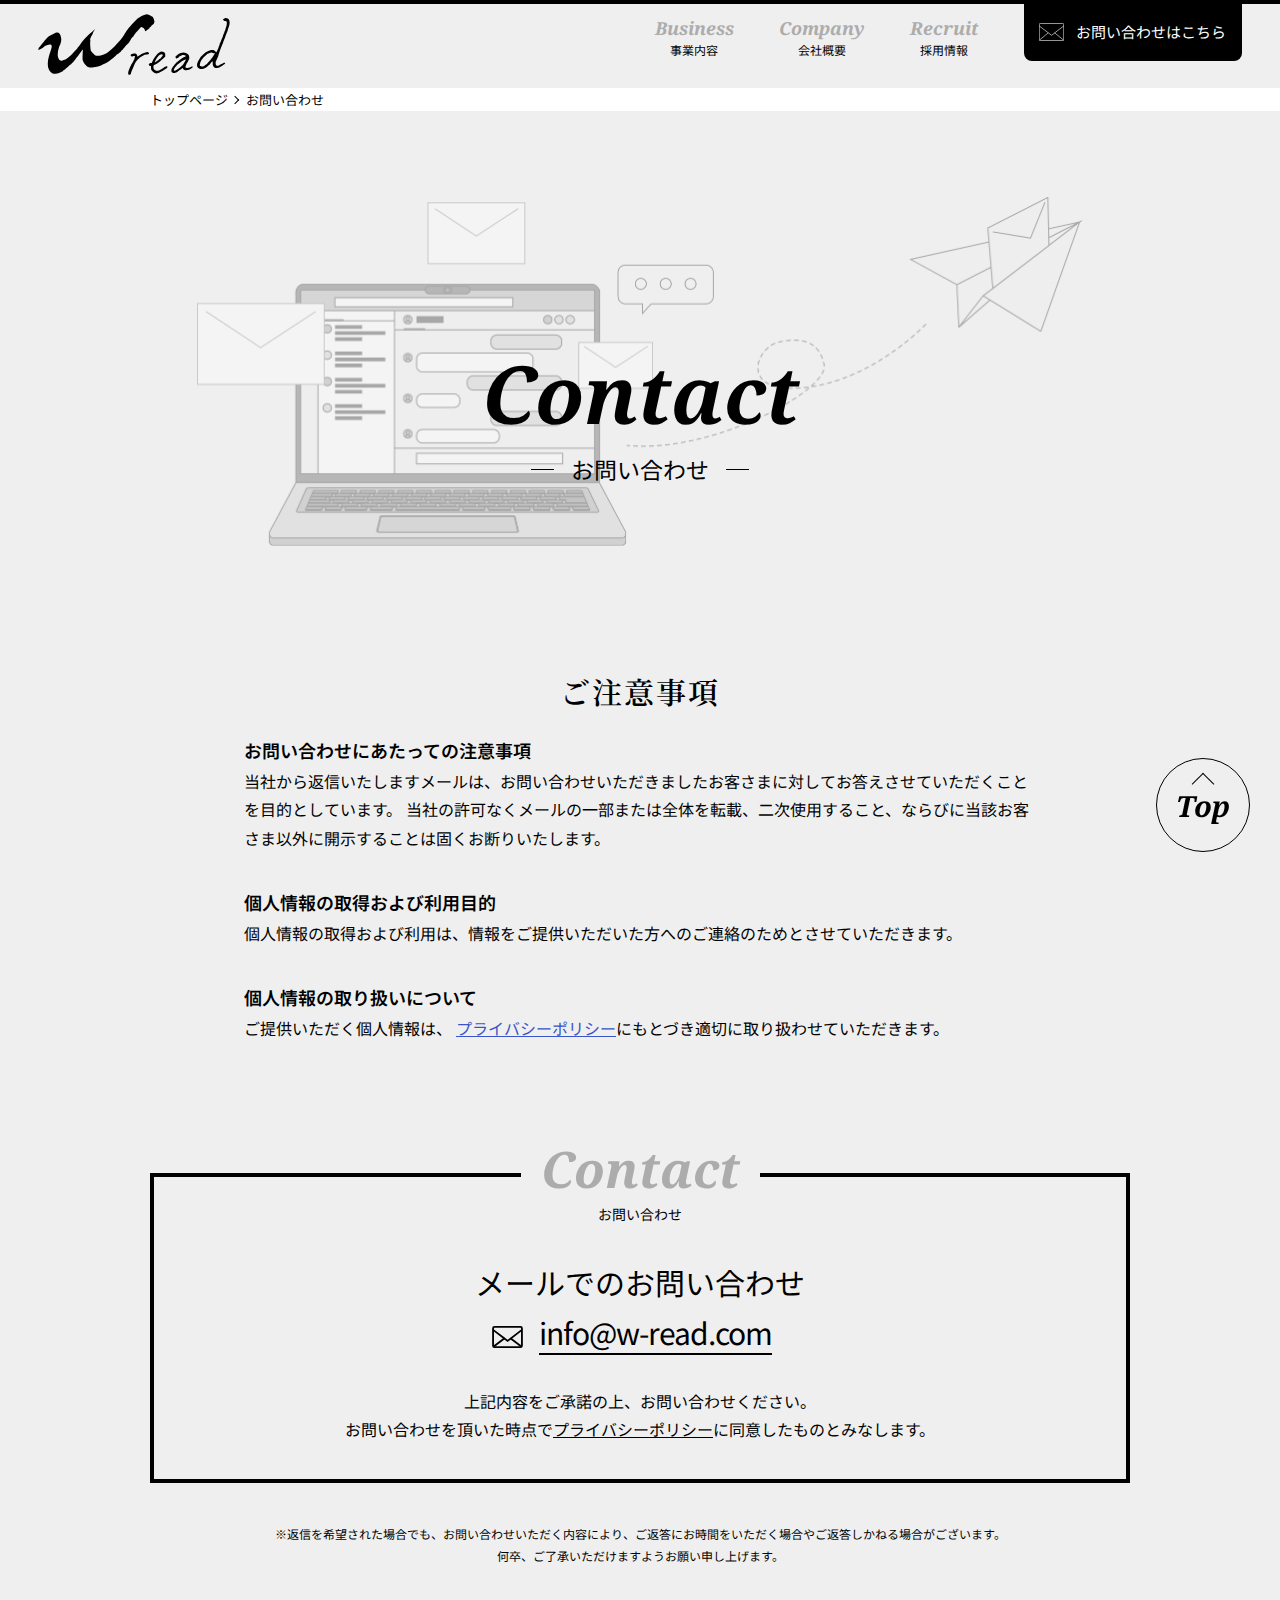
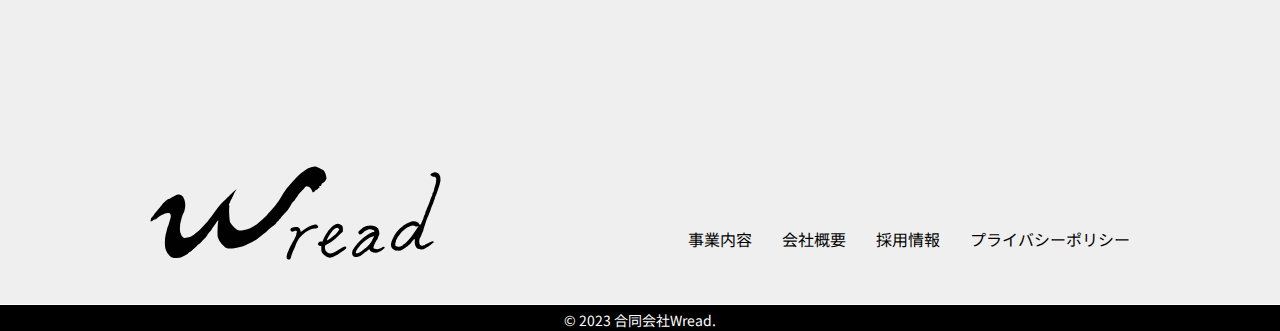
<file: contact/index.html>
<!DOCTYPE html>
<html lang="ja">
<head>
	<meta charset="UTF-8">
	<meta name="viewport" content="width=device-width, initial-scale=1.0">
	<title>お問い合わせ｜合同会社Wread</title>
    <meta name="description" content="合同会社Wreadに関するお問い合わせはこちらから">
	<link rel="icon" href="/favicon/favicon.ico" type="image/x-icon">
	<link rel="stylesheet" href="/src/css/contact.css">
	<title>Wread</title>
</head>

<body>
	<header id="top"></header>

	<div class="l_breadcrump">
		<ul class="breadcrump">
			<li class="breadcrump_item">
				<a href="/">トップページ</a>
			</li>
			<li class="breadcrump_item">
				<p>お問い合わせ</p>
			</li>
		</ul>
	</div>

	<section class="l_hero">
		<div class="hero">
			<div class="hero_copy">
				<h1 class="hero_copy_main u_noto">Contact</h1>
				<p class="hero_copy_sub">お問い合わせ</p>
			</div>
			<div class="hero_scroll u_sp">
				<p class="hero_scroll_txt">SCROLL</p>
				<span class="hero_scroll_arrow"></span>
			</div>
		</div>
	</section>

	<div class="scrolltop u_pc">
		<a href="#top" class="scrolltop_inner js_scroll">
			<div class="scrolltop_inner_item u_noto">
				Top
			</div>
		</a>
	</div>

	<section class="disclaimer">
		<h2 class="disclaimer_mainttl u_semibold u_notojp">ご注意事項</h2>
		<div class="disclaimer_box">
			<h3 class="disclaimer_box_ttl">お問い合わせにあたっての注意事項</h3>
			<p class="disclaimer_box_txt">
				当社から返信いたしますメールは、お問い合わせいただきましたお客さまに対してお答えさせていただくことを目的としています。 当社の許可なくメールの一部または全体を転載、二次使用すること、ならびに当該お客さま以外に開示することは固くお断りいたします。
			</p>
		</div>
		<div class="disclaimer_box">
			<h3 class="disclaimer_box_ttl">個人情報の取得および利用目的</h3>
			<p class="disclaimer_box_txt">
				個人情報の取得および利用は、情報をご提供いただいた方へのご連絡のためとさせていただきます。
			</p>
		</div>
		<div class="disclaimer_box">
			<h3 class="disclaimer_box_ttl">個人情報の取り扱いについて</h3>
			<p class="disclaimer_box_txt">
				ご提供いただく個人情報は、 <a href="/privacy/">プライバシーポリシー</a>にもとづき適切に取り扱わせていただきます。
			</p>
		</div>
	</section>

	<div class="contact contact__inpage">
		<div class="contact_head">
			<h2 class="contact_head_main u_noto">Contact</h2>
			<p class="contact_head_sub">お問い合わせ</p>
		</div>
		<div class="contact_body">
			<p class="contact_body_subtitle">
				メールでのお問い合わせ
			</p>
			<a href="mailto:info@w-read.com" class="contact_body_address"><span></span>info@w-read.com</a>
			<p class="contact_body_txt">
				上記内容をご承諾の上、お問い合わせください。<br class="u_pc">お問い合わせを頂いた時点で<a href="/privacy/">プライバシーポリシー</a>に同意したものとみなします。
			</p>
		</div>
	</div>

	<p class="caution">
		※返信を希望された場合でも、お問い合わせいただく内容により、ご返答にお時間をいただく場合やご返答しかねる場合がございます。<br>
		何卒、ご了承いただけますようお願い申し上げます。
	</p>

	<footer></footer>

	<script src="https://code.jquery.com/jquery-3.6.0.min.js"></script>
	<script type="text/javascript" src="/src/js/common.js"></script>
</body>

</html>
</file>
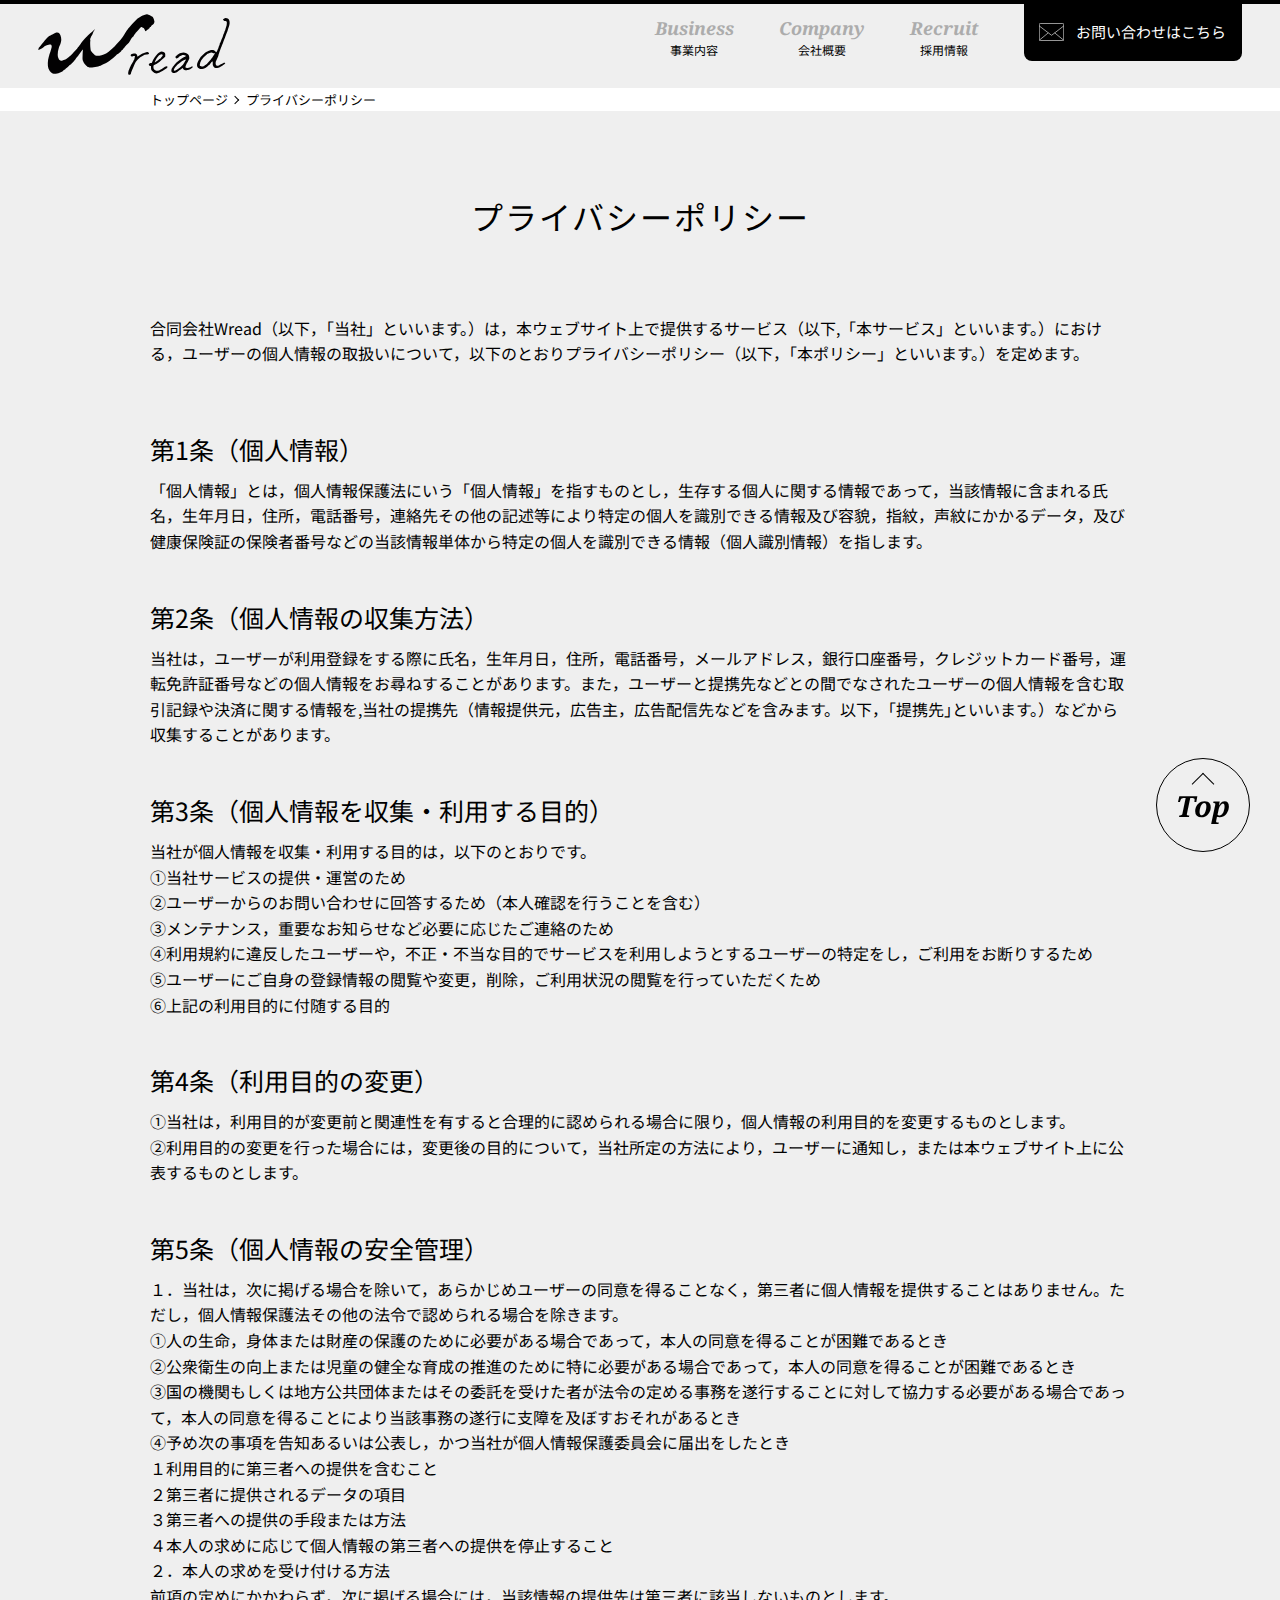
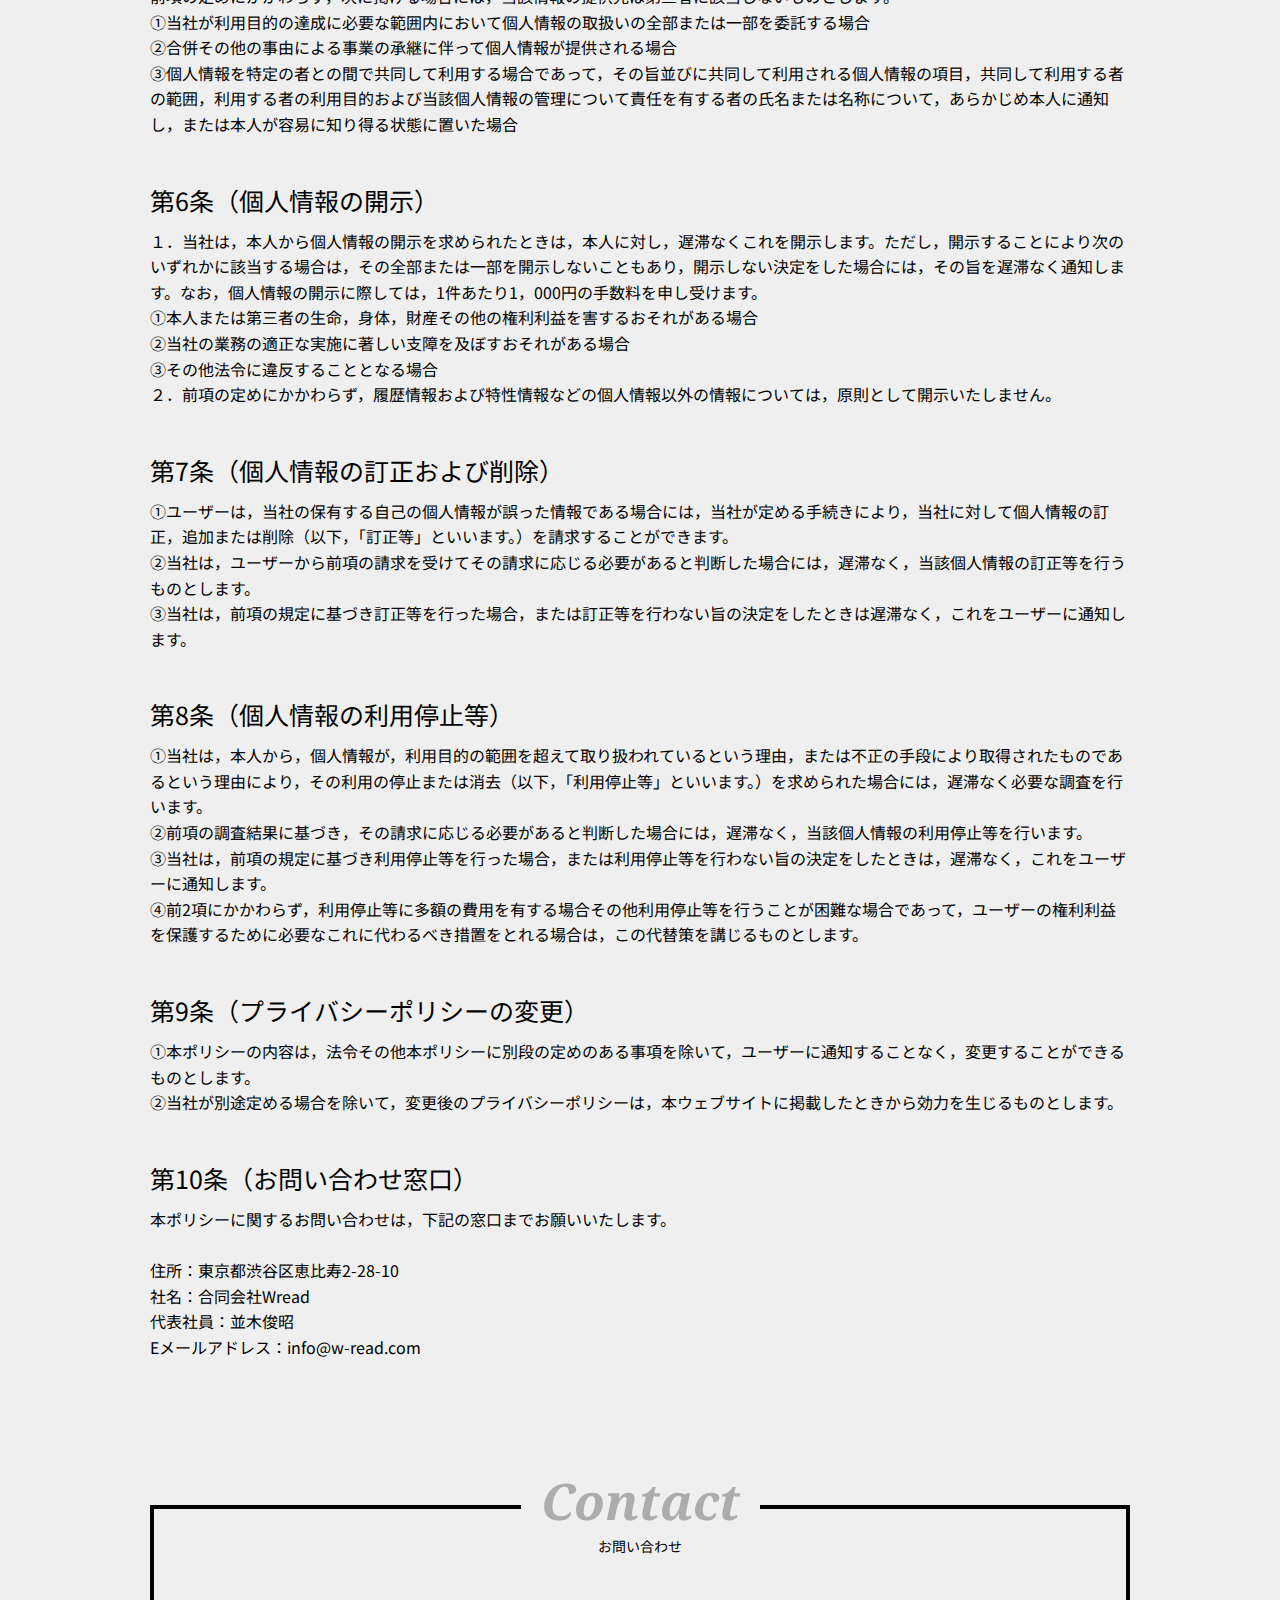
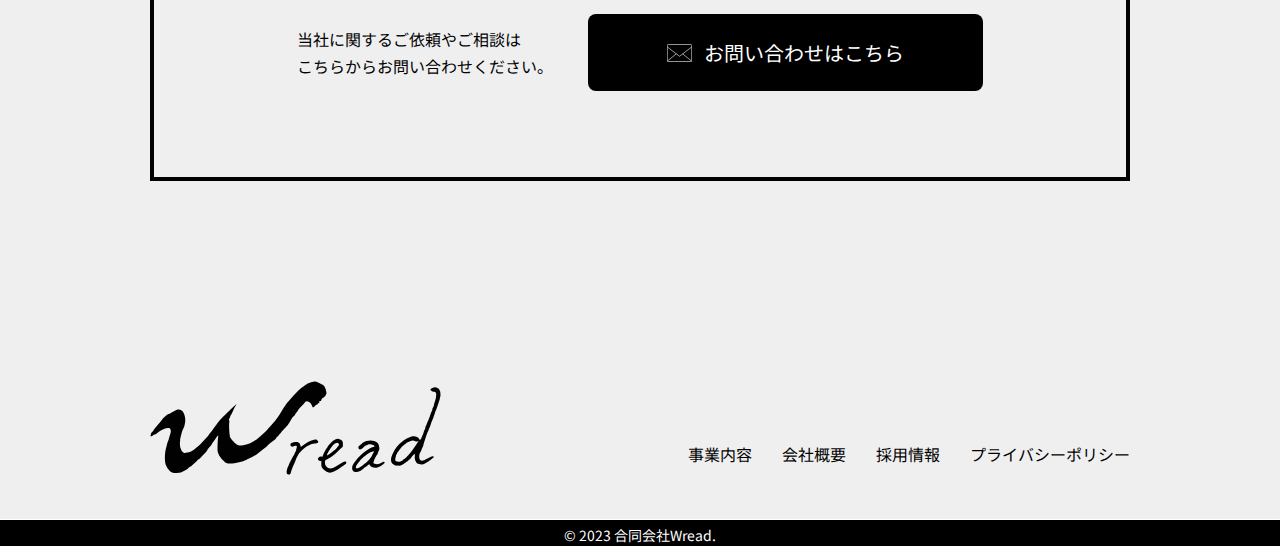
<file: privacy/index.html>
<!DOCTYPE html>
<html lang="ja">
<head>
	<meta charset="UTF-8">
	<meta name="viewport" content="width=device-width, initial-scale=1.0">
	<title>プライバシーポリシー｜合同会社Wread</title>
    <meta name="description" content="合同会社Wreadのプライバシーポリシーを掲載しています。">
	<link rel="icon" href="/favicon/favicon.ico" type="image/x-icon">
	<link rel="stylesheet" href="/src/css/privacy.css">
	<title>Wread</title>
</head>

<body>
	<header id="top"></header>

	<div class="l_breadcrump">
		<ul class="breadcrump">
			<li class="breadcrump_item">
				<a href="/">トップページ</a>
			</li>
			<li class="breadcrump_item">
				<p>プライバシーポリシー</p>
			</li>
		</ul>
	</div>

	<div class="scrolltop u_pc">
		<a href="#top" class="scrolltop_inner js_scroll">
			<div class="scrolltop_inner_item u_noto">
				Top
			</div>
		</a>
	</div>

	<section class="privacy">
		<h1 class="privacy_title">プライバシーポリシー</h1>
		<p class="privacy_intro">合同会社Wread（以下，「当社」といいます。）は，本ウェブサイト上で提供するサービス（以下,「本サービス」といいます。）における，ユーザーの個人情報の取扱いについて，以下のとおりプライバシーポリシー（以下，「本ポリシー」といいます。）を定めます。</p>
		<ul class="privacy_list">
			<li class="privacy_list_item">
				<h2 class="privacy_list_item_title">第1条（個人情報）</h2>
				<p class="privacy_list_item_text">
					「個人情報」とは，個人情報保護法にいう「個人情報」を指すものとし，生存する個人に関する情報であって，当該情報に含まれる氏名，生年月日，住所，電話番号，連絡先その他の記述等により特定の個人を識別できる情報及び容貌，指紋，声紋にかかるデータ，及び健康保険証の保険者番号などの当該情報単体から特定の個人を識別できる情報（個人識別情報）を指します。
				</p>
			</li>
			<li class="privacy_list_item">
				<h2 class="privacy_list_item_title">第2条（個人情報の収集方法）</h2>
				<p class="privacy_list_item_text">
					当社は，ユーザーが利用登録をする際に氏名，生年月日，住所，電話番号，メールアドレス，銀行口座番号，クレジットカード番号，運転免許証番号などの個人情報をお尋ねすることがあります。また，ユーザーと提携先などとの間でなされたユーザーの個人情報を含む取引記録や決済に関する情報を,当社の提携先（情報提供元，広告主，広告配信先などを含みます。以下，｢提携先｣といいます。）などから収集することがあります。
				</p>
			</li>
			<li class="privacy_list_item">
				<h2 class="privacy_list_item_title">第3条（個人情報を収集・利用する目的）</h2>
				<p class="privacy_list_item_text">
					当社が個人情報を収集・利用する目的は，以下のとおりです。<br>
					①当社サービスの提供・運営のため<br>
					②ユーザーからのお問い合わせに回答するため（本人確認を行うことを含む）<br>
					③メンテナンス，重要なお知らせなど必要に応じたご連絡のため<br>
					④利用規約に違反したユーザーや，不正・不当な目的でサービスを利用しようとするユーザーの特定をし，ご利用をお断りするため<br>
					⑤ユーザーにご自身の登録情報の閲覧や変更，削除，ご利用状況の閲覧を行っていただくため<br>
					⑥上記の利用目的に付随する目的
				</p>
			</li>
			<li class="privacy_list_item">
				<h2 class="privacy_list_item_title">第4条（利用目的の変更）</h2>
				<p class="privacy_list_item_text">
					①当社は，利用目的が変更前と関連性を有すると合理的に認められる場合に限り，個人情報の利用目的を変更するものとします。<br>
					②利用目的の変更を行った場合には，変更後の目的について，当社所定の方法により，ユーザーに通知し，または本ウェブサイト上に公表するものとします。
				</p>
			</li>
			<li class="privacy_list_item">
				<h2 class="privacy_list_item_title">第5条（個人情報の安全管理）</h2>
				<p class="privacy_list_item_text">
					１．当社は，次に掲げる場合を除いて，あらかじめユーザーの同意を得ることなく，第三者に個人情報を提供することはありません。ただし，個人情報保護法その他の法令で認められる場合を除きます。<br>
					①人の生命，身体または財産の保護のために必要がある場合であって，本人の同意を得ることが困難であるとき<br>
					②公衆衛生の向上または児童の健全な育成の推進のために特に必要がある場合であって，本人の同意を得ることが困難であるとき<br>
					③国の機関もしくは地方公共団体またはその委託を受けた者が法令の定める事務を遂行することに対して協力する必要がある場合であって，本人の同意を得ることにより当該事務の遂行に支障を及ぼすおそれがあるとき<br>
					④予め次の事項を告知あるいは公表し，かつ当社が個人情報保護委員会に届出をしたとき<br>
					１利用目的に第三者への提供を含むこと<br>
					２第三者に提供されるデータの項目<br>
					３第三者への提供の手段または方法<br>
					４本人の求めに応じて個人情報の第三者への提供を停止すること<br>
					２．本人の求めを受け付ける方法<br>
					前項の定めにかかわらず，次に掲げる場合には，当該情報の提供先は第三者に該当しないものとします。<br>
					①当社が利用目的の達成に必要な範囲内において個人情報の取扱いの全部または一部を委託する場合<br>
					②合併その他の事由による事業の承継に伴って個人情報が提供される場合<br>
					③個人情報を特定の者との間で共同して利用する場合であって，その旨並びに共同して利用される個人情報の項目，共同して利用する者の範囲，利用する者の利用目的および当該個人情報の管理について責任を有する者の氏名または名称について，あらかじめ本人に通知し，または本人が容易に知り得る状態に置いた場合
				</p>
			</li>
			<li class="privacy_list_item">
				<h2 class="privacy_list_item_title">第6条（個人情報の開示）</h2>
				<p class="privacy_list_item_text">
					１．当社は，本人から個人情報の開示を求められたときは，本人に対し，遅滞なくこれを開示します。ただし，開示することにより次のいずれかに該当する場合は，その全部または一部を開示しないこともあり，開示しない決定をした場合には，その旨を遅滞なく通知します。なお，個人情報の開示に際しては，1件あたり1，000円の手数料を申し受けます。<br>
					①本人または第三者の生命，身体，財産その他の権利利益を害するおそれがある場合<br>
					②当社の業務の適正な実施に著しい支障を及ぼすおそれがある場合<br>
					③その他法令に違反することとなる場合<br>
					２．前項の定めにかかわらず，履歴情報および特性情報などの個人情報以外の情報については，原則として開示いたしません。
				</p>
			</li>
			<li class="privacy_list_item">
				<h2 class="privacy_list_item_title">第7条（個人情報の訂正および削除）</h2>
				<p class="privacy_list_item_text">
					①ユーザーは，当社の保有する自己の個人情報が誤った情報である場合には，当社が定める手続きにより，当社に対して個人情報の訂正，追加または削除（以下，「訂正等」といいます。）を請求することができます。<br>
					②当社は，ユーザーから前項の請求を受けてその請求に応じる必要があると判断した場合には，遅滞なく，当該個人情報の訂正等を行うものとします。<br>
					③当社は，前項の規定に基づき訂正等を行った場合，または訂正等を行わない旨の決定をしたときは遅滞なく，これをユーザーに通知します。
				</p>
			</li>
			<li class="privacy_list_item">
				<h2 class="privacy_list_item_title">第8条（個人情報の利用停止等）</h2>
				<p class="privacy_list_item_text">
					①当社は，本人から，個人情報が，利用目的の範囲を超えて取り扱われているという理由，または不正の手段により取得されたものであるという理由により，その利用の停止または消去（以下，「利用停止等」といいます。）を求められた場合には，遅滞なく必要な調査を行います。<br>
					②前項の調査結果に基づき，その請求に応じる必要があると判断した場合には，遅滞なく，当該個人情報の利用停止等を行います。<br>
					③当社は，前項の規定に基づき利用停止等を行った場合，または利用停止等を行わない旨の決定をしたときは，遅滞なく，これをユーザーに通知します。<br>
					④前2項にかかわらず，利用停止等に多額の費用を有する場合その他利用停止等を行うことが困難な場合であって，ユーザーの権利利益を保護するために必要なこれに代わるべき措置をとれる場合は，この代替策を講じるものとします。
				</p>
			</li>
			<li class="privacy_list_item">
				<h2 class="privacy_list_item_title">第9条（プライバシーポリシーの変更）</h2>
				<p class="privacy_list_item_text">
					①本ポリシーの内容は，法令その他本ポリシーに別段の定めのある事項を除いて，ユーザーに通知することなく，変更することができるものとします。<br>
					②当社が別途定める場合を除いて，変更後のプライバシーポリシーは，本ウェブサイトに掲載したときから効力を生じるものとします。
				</p>
			</li>
			<li class="privacy_list_item">
				<h2 class="privacy_list_item_title">第10条（お問い合わせ窓口）</h2>
				<p class="privacy_list_item_text">
					本ポリシーに関するお問い合わせは，下記の窓口までお願いいたします。<br><br>
					住所：東京都渋谷区恵比寿2-28-10<br>
					社名：合同会社Wread<br>
					代表社員：並木俊昭<br>
					Eメールアドレス：info@w-read.com
				</p>
			</li>
		</ul>
	</section>

	<div class="contact">
		<div class="contact_head">
			<h2 class="contact_head_main u_noto">Contact</h2>
			<p class="contact_head_sub">お問い合わせ</p>
		</div>
		<div class="contact_body">
			<p class="contact_body_txt">
				当社に関するご依頼やご相談は<br>こちらからお問い合わせください。
			</p>
			<div class="contact_body_link">
				<a href="/contact/" class="contactbtn">
					<span class="contactbtn_icon"></span>
					<span class="contactbtn_txt contactbtn_txt__bottom">お問い合わせはこちら</span>
				</a>
			</div>
		</div>
	</div>

	<footer></footer>

	<script src="https://code.jquery.com/jquery-3.6.0.min.js"></script>
	<script type="text/javascript" src="/src/js/common.js"></script>
</body>

</html>
</file>
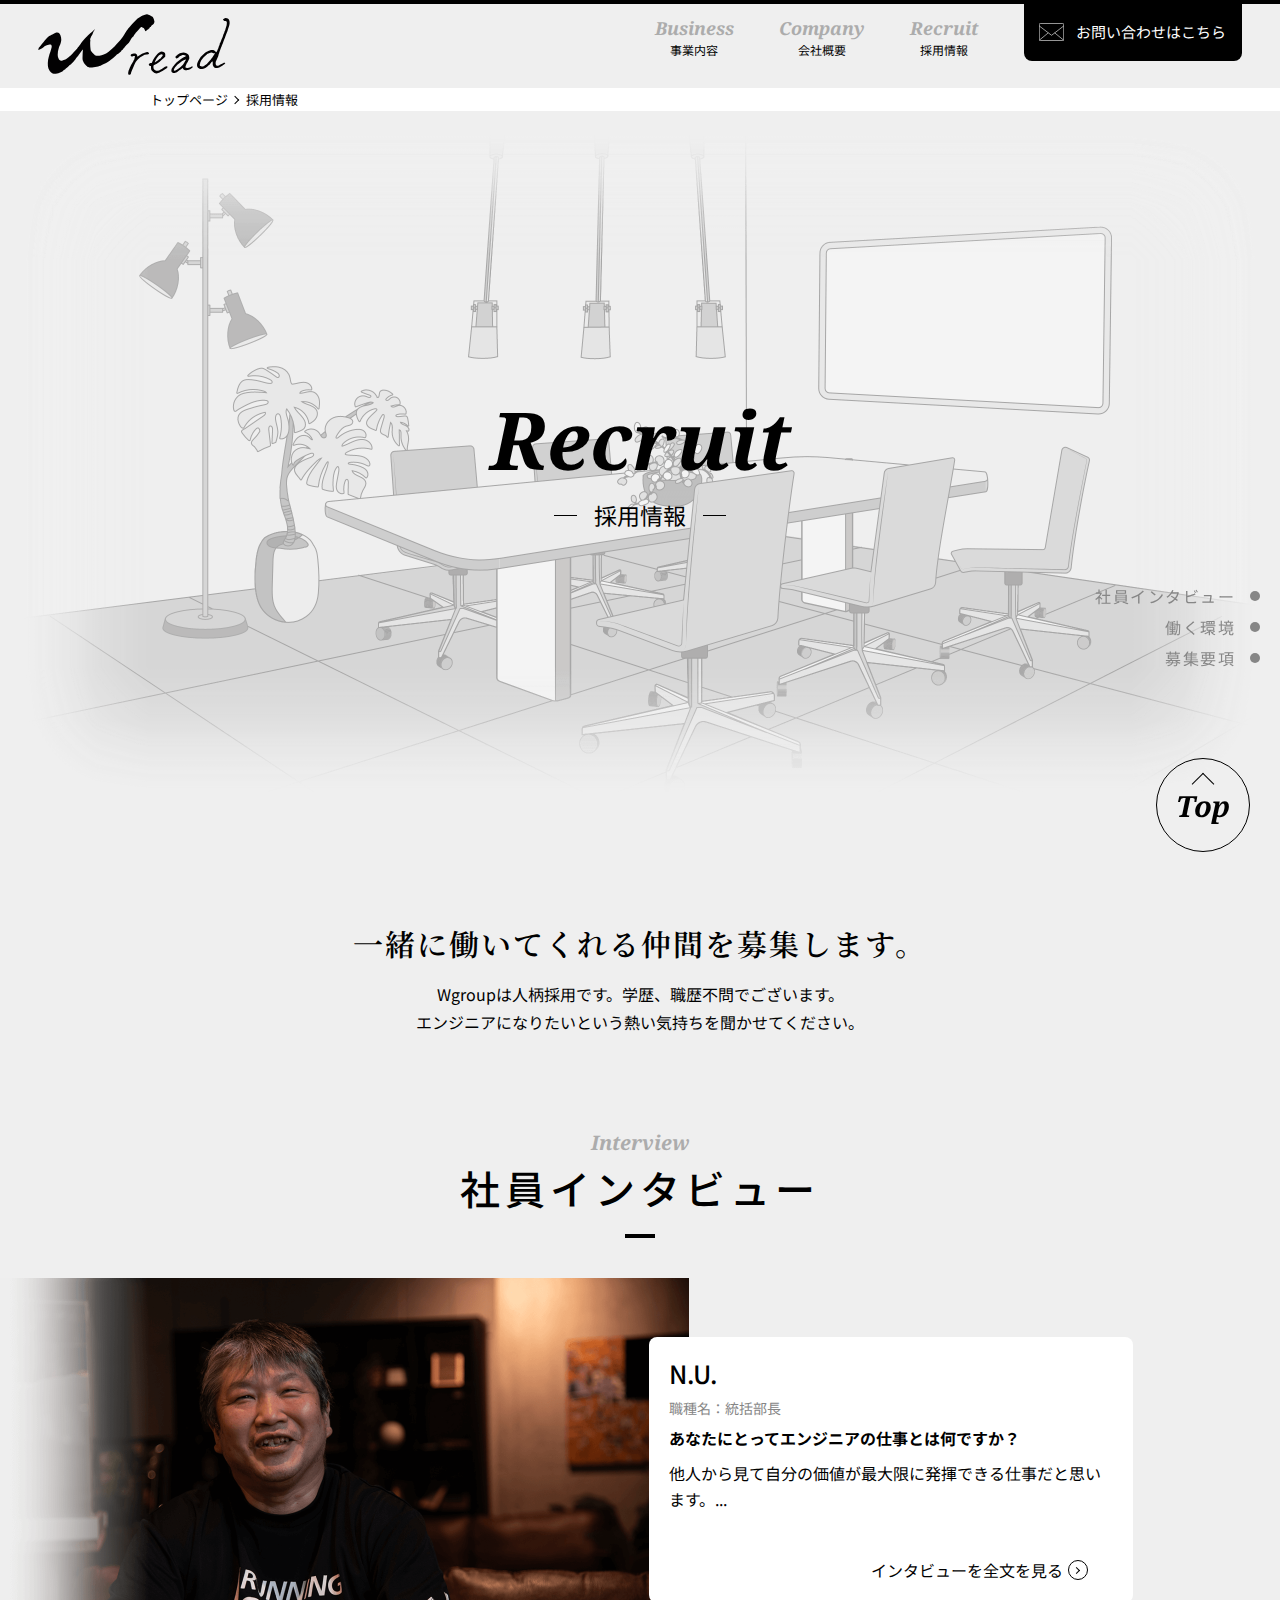
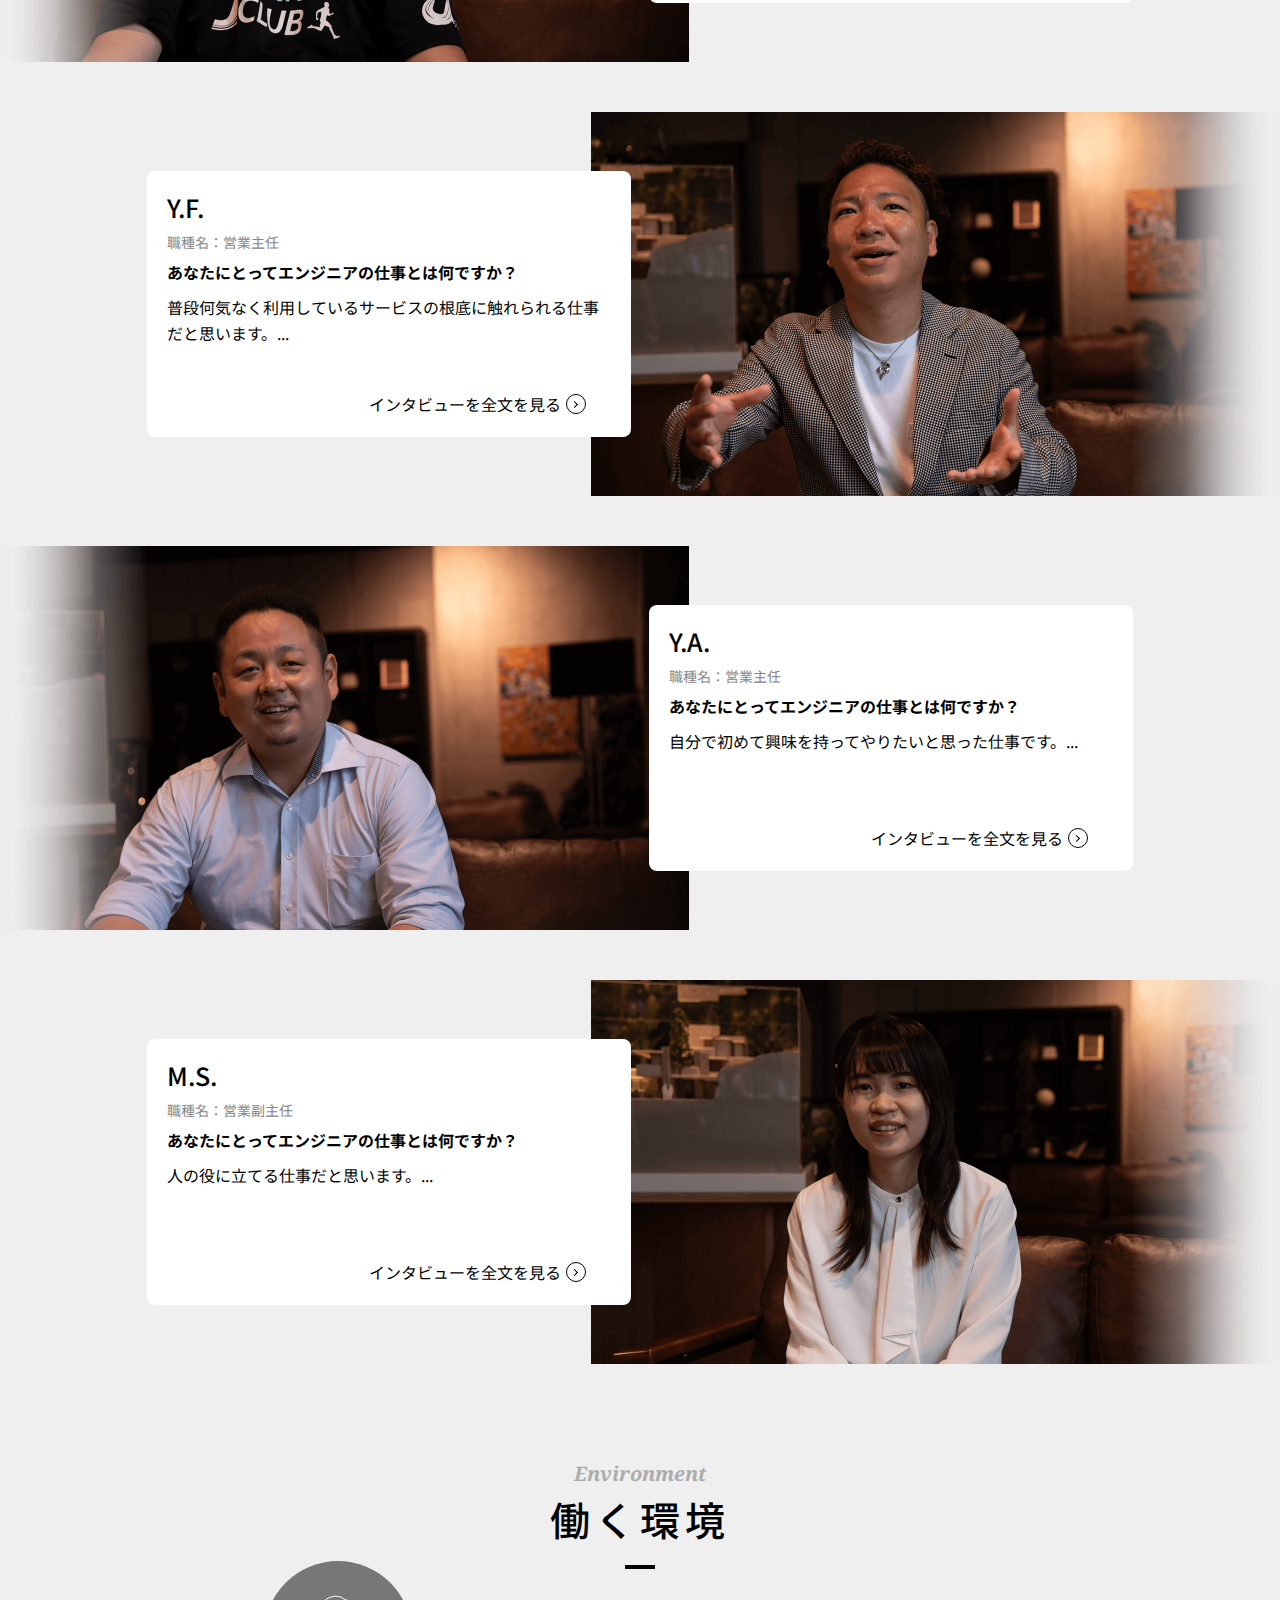
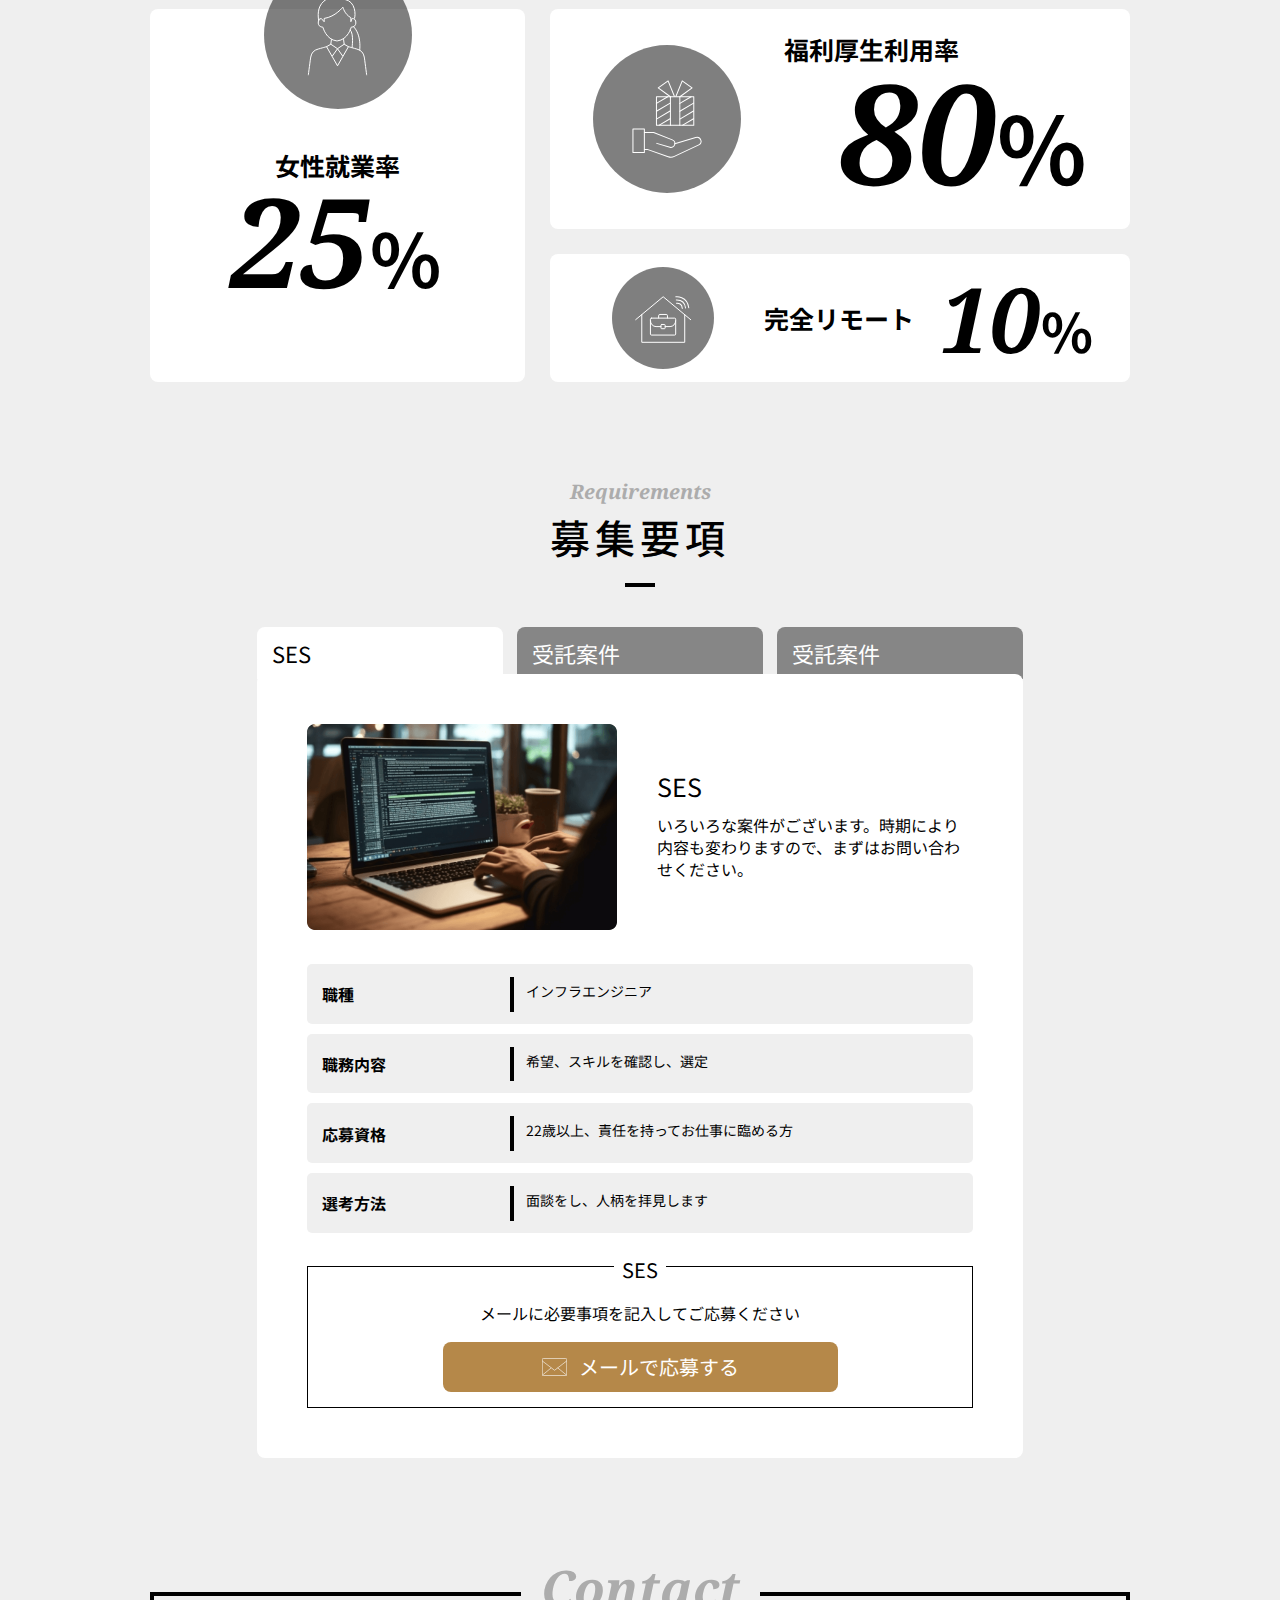
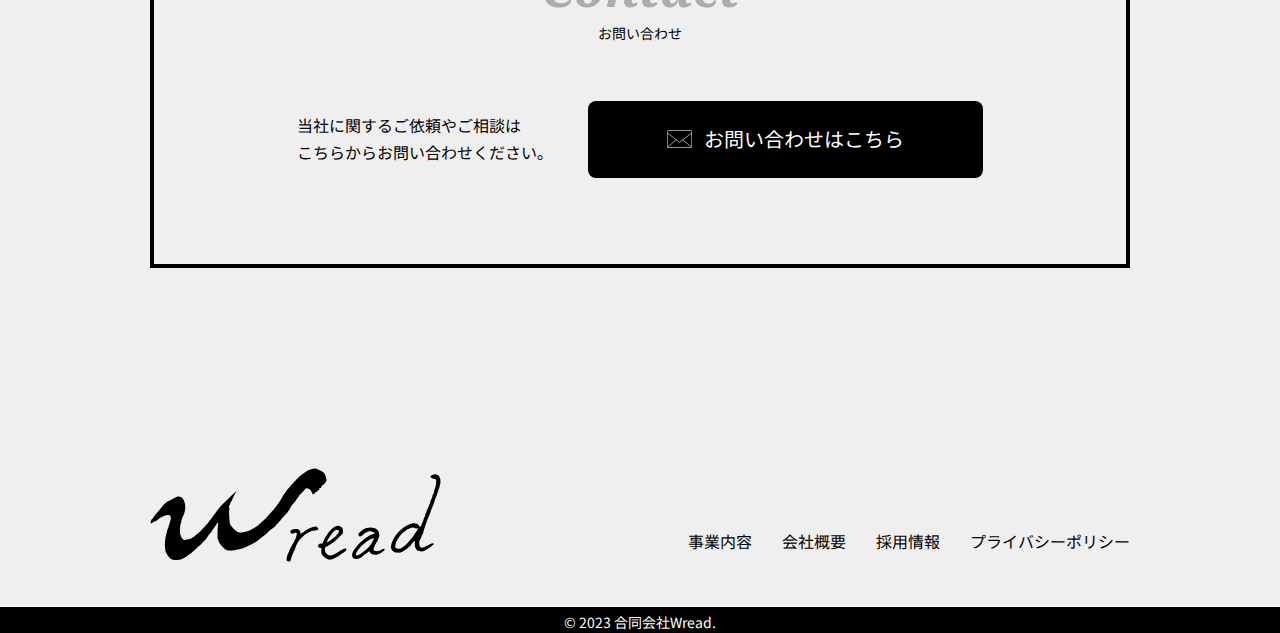
<file: recruit/index.html>
<!DOCTYPE html>
<html lang="ja">
<head>
	<meta charset="UTF-8">
	<meta name="viewport" content="width=device-width, initial-scale=1.0">
	<title>採用情報｜合同会社Wread</title>
    <meta name="description" content="合同会社Wreadの採用情報ページです。社員インタビュー、働く環境、募集要項を紹介しています。">
	<link rel="icon" href="/favicon/favicon.ico" type="image/x-icon">
	<link rel="stylesheet" href="/src/css/recruit.css">
	<title>Wread</title>
</head>

<body>
	<header id="top"></header>

	<div class="l_breadcrump">
		<ul class="breadcrump">
			<li class="breadcrump_item">
				<a href="/">トップページ</a>
			</li>
			<li class="breadcrump_item">
				<p>採用情報</p>
			</li>
		</ul>
	</div>

	<div class="scrollspy u_pc">
		<ul class="scrollspy_nav">
			<li><a class="scrollspy_nav_item" href="#interview">社員インタビュー</a></li>
			<li><a class="scrollspy_nav_item" href="#environment">働く環境</a></li>
			<li><a class="scrollspy_nav_item" href="#requirements">募集要項</a></li>
		</ul>
	</div>

	<div class="scrolltop u_pc">
		<a href="#top" class="scrolltop_inner js_scroll">
			<div class="scrolltop_inner_item u_noto">
				Top
			</div>
		</a>
	</div>

	<section class="l_hero">
		<div class="hero">
			<div class="hero_copy">
				<h1 class="hero_copy_main u_noto">Recruit</h1>
				<p class="hero_copy_sub">採用情報</p>
			</div>
			<div class="hero_scroll u_sp">
				<p class="hero_scroll_txt">SCROLL</p>
				<span class="hero_scroll_arrow"></span>
			</div>
		</div>
	</section>

	<div class="anchorlinks u_sp">
		<ul class="anchorlinks_list">
			<li class="anchorlinks_list_item">
				<a class="js_scroll" href="#interview">インタビュー<span></span></a>
			</li>
			<li class="anchorlinks_list_item">
				<a class="js_scroll" href="#environment">働く環境<span></span></a>
			</li>
			<li class="anchorlinks_list_item">
				<a class="js_scroll" href="#requirements">募集要項<span></span></a>
			</li>
		</ul>
	</div>

	<div class="recruitttl">
		<p class="recruitttl_main u_semibold u_notojp">一緒に働いてくれる<br class="u_sp">仲間を募集します。</p>
		<p class="recruitttl_sub">
			Wgroupは人柄採用です。学歴、職歴不問でございます。<br>エンジニアになりたいという熱い気持ちを聞かせてください。
		</p>
	</div>

	<section class="subpagesec recruit" id="interview">
		<div class="subpagesec_head">
			<p class="subpagesec_head_en u_noto">Interview</p>
			<h2 class="subpagesec_head_ja">社員インタビュー</h2>
		</div>
		<ul class="recruit_list">
			<li class="recruit_list_item">
				<div class="recruit_list_item_img"></div>
				<div class="recruitdesc">
					<p class="recruitdesc_ttl">N.U.</p>
					<p class="recruitdesc_occupation">職種名：統括部長</p>
					<p class="recruitdesc_subttl">あなたにとってエンジニアの仕事とは何ですか？</p>
					<p class="recruitdesc_text">
						他人から見て自分の価値が最大限に発揮できる仕事だと思います。...
					</p>
					<button class="recruitdesc_btn js_modalopen">インタビューを全文を見る<span></span></button>
					<div class="recruitmodal">
						<div class="recruitmodal_inner">
							<button class="recruitmodal_inner_topclose js_closemodal"></button>
							<div class="recruitmodal_inner_contents">
								<p class="recruitmodal_inner_contents_ttl">統括部長</p>
								<div class="recruitmodal_inner_contents_img">
									<img src="/src/img/img_interview1.png" alt="modalpic">
								</div>
								<ul class="recruitmodal_inner_contents_list">
									<li class="recruitmodalitem">
										<p class="recruitmodalitem_ttl">あなたにとってエンジニアの仕事とは何ですか</p>
										<p class="recruitmodalitem_txt">
											他人から見て自分の価値が最大限に発揮できる仕事だと思います。
										</p>
									</li>
									<li class="recruitmodalitem">
										<p class="recruitmodalitem_ttl">仕事をしていて大変なこと、楽しいことはありますか</p>
										<p class="recruitmodalitem_txt">
											大変だと思ったことはありません。目の前の仕事から逃げなければ常に結果は出ると思っています。仕事をする上で知らないことを知ることは当たり前ですが、知識欲を満たす点が楽しいです。
										</p>
									</li>
									<li class="recruitmodalitem">
										<p class="recruitmodalitem_ttl">どんなエンジニアになりたいですか</p>
										<p class="recruitmodalitem_txt">
											いろいろな経験をしてきたので自分の成長より、若手のエンジニアの成長を助けることが目標です。技術だけでなく、生活、趣味を満喫しながらしっかり仕事もこなせるエンジニアを育成したいです。
										</p>
									</li>
								</ul>
								<button class="recruitmodal_inner_bottomclose js_closemodal u_noto">Close</button>
							</div>
						</div>
					</div>
				</div>
			</li>
			<li class="recruit_list_item">
				<div class="recruit_list_item_img recruit_list_item_img__interview02"></div>
				<div class="recruitdesc">
					<p class="recruitdesc_ttl">Y.F.</p>
					<p class="recruitdesc_occupation">職種名：営業主任</p>
					<p class="recruitdesc_subttl">あなたにとってエンジニアの仕事とは何ですか？</p>
					<p class="recruitdesc_text">
						普段何気なく利用しているサービスの根底に触れられる仕事だと思います。...
					</p>
					<button class="recruitdesc_btn js_modalopen">インタビューを全文を見る<span></span></button>
					<div class="recruitmodal">
						<div class="recruitmodal_inner">
							<button class="recruitmodal_inner_topclose js_closemodal"></button>
							<div class="recruitmodal_inner_contents">
								<p class="recruitmodal_inner_contents_ttl">営業主任</p>
								<div class="recruitmodal_inner_contents_img">
									<img src="/src/img/img_interview2.png" alt="modalpic">
								</div>
								<ul class="recruitmodal_inner_contents_list">
									<li class="recruitmodalitem">
										<p class="recruitmodalitem_ttl">あなたにとってエンジニアの仕事とは何ですか</p>
										<p class="recruitmodalitem_txt">
											普段何気なく利用しているサービスの根底に触れられる仕事だと思います。
										</p>
									</li>
									<li class="recruitmodalitem">
										<p class="recruitmodalitem_ttl">仕事をしていて大変なこと、楽しいことはありますか</p>
										<p class="recruitmodalitem_txt">
											日々環境が変わるので常に勉強しなくてはいけないこと。勉強したことが知識として身についていると実感できた時は楽しいです。ロジックが分かれば一度覚えたところの応用で理解するスピードも速くなるのでどんどん吸収出来て楽しいです。
										</p>
									</li>
									<li class="recruitmodalitem">
										<p class="recruitmodalitem_ttl">どんなエンジニアになりたいですか</p>
										<p class="recruitmodalitem_txt">
											エンジニアは一種の接客業だと思っています。接客業に欠かせない、お客様と会話しニーズを汲み取るということを大事にし、要望を満たすために全力を注げるようなエンジニアになりたいです。
										</p>
									</li>
								</ul>
								<button class="recruitmodal_inner_bottomclose js_closemodal u_noto">Close</button>
							</div>
						</div>
					</div>
				</div>
			</li>
			<li class="recruit_list_item">
				<div class="recruit_list_item_img recruit_list_item_img__interview03"></div>
				<div class="recruitdesc">
					<p class="recruitdesc_ttl">Y.A.</p>
					<p class="recruitdesc_occupation">職種名：営業主任</p>
					<p class="recruitdesc_subttl">あなたにとってエンジニアの仕事とは何ですか？</p>
					<p class="recruitdesc_text">
						自分で初めて興味を持ってやりたいと思った仕事です。...
					</p>
					<button class="recruitdesc_btn js_modalopen">インタビューを全文を見る<span></span></button>
					<div class="recruitmodal">
						<div class="recruitmodal_inner">
							<button class="recruitmodal_inner_topclose js_closemodal"></button>
							<div class="recruitmodal_inner_contents">
								<p class="recruitmodal_inner_contents_ttl">営業主任</p>
								<div class="recruitmodal_inner_contents_img">
									<img src="/src/img/img_interview3.png" alt="modalpic">
								</div>
								<ul class="recruitmodal_inner_contents_list">
									<li class="recruitmodalitem">
										<p class="recruitmodalitem_ttl">あなたにとってエンジニアの仕事とは何ですか</p>
										<p class="recruitmodalitem_txt">
											自分で初めて興味を持ってやりたいと思った仕事です。
										</p>
									</li>
									<li class="recruitmodalitem">
										<p class="recruitmodalitem_ttl">仕事をしていて大変なこと、楽しいことはありますか</p>
										<p class="recruitmodalitem_txt">
											技術として覚えなければいけないことがたくさんある。お客様の製品なので慎重に扱わなければならないこと。覚えることは多いが自分の知識になったと感じた時やその知識、技術で成果を上げたときは楽しいです。
										</p>
									</li>
									<li class="recruitmodalitem">
										<p class="recruitmodalitem_ttl">どんなエンジニアになりたいですか</p>
										<p class="recruitmodalitem_txt">
											どの製品、案件、立場でも活躍できるようなエンジニアになりたいです。
										</p>
									</li>
								</ul>
								<button class="recruitmodal_inner_bottomclose js_closemodal u_noto">Close</button>
							</div>
						</div>
					</div>
				</div>
			</li>
			<li class="recruit_list_item">
				<div class="recruit_list_item_img recruit_list_item_img__interview04"></div>
				<div class="recruitdesc">
					<p class="recruitdesc_ttl">M.S.</p>
					<p class="recruitdesc_occupation">職種名：営業副主任</p>
					<p class="recruitdesc_subttl">あなたにとってエンジニアの仕事とは何ですか？</p>
					<p class="recruitdesc_text">
						人の役に立てる仕事だと思います。...
					</p>
					<button class="recruitdesc_btn js_modalopen">インタビューを全文を見る<span></span></button>
					<div class="recruitmodal">
						<div class="recruitmodal_inner">
							<button class="recruitmodal_inner_topclose js_closemodal"></button>
							<div class="recruitmodal_inner_contents">
								<p class="recruitmodal_inner_contents_ttl">営業副主任</p>
								<div class="recruitmodal_inner_contents_img">
									<img src="/src/img/img_interview4.png" alt="modalpic">
								</div>
								<ul class="recruitmodal_inner_contents_list">
									<li class="recruitmodalitem">
										<p class="recruitmodalitem_ttl">あなたにとってエンジニアの仕事とは何ですか</p>
										<p class="recruitmodalitem_txt">
											人の役に立てる仕事だと思います。
										</p>
									</li>
									<li class="recruitmodalitem">
										<p class="recruitmodalitem_ttl">仕事をしていて大変なこと、楽しいことはありますか</p>
										<p class="recruitmodalitem_txt">
											案件によって扱う製品やサービスが異なるので自己学習が必須になること。また、職場の雰囲気や求められることも変わってくるので慣れるまでが大変。自分に振られたタスクがスムーズに解決できた時は嬉しく思います。
										</p>
									</li>
									<li class="recruitmodalitem">
										<p class="recruitmodalitem_ttl">どんなエンジニアになりたいですか</p>
										<p class="recruitmodalitem_txt">
											問題が解決できずに行き詰った時、固まってしまい結果、回り道をして時間を無駄にしてしまったことがあるので柔軟に発想の転換をしたり、視野を広く持てるエンジニアになりたいです。
										</p>
									</li>
								</ul>
								<button class="recruitmodal_inner_bottomclose js_closemodal u_noto">Close</button>
							</div>
						</div>
					</div>
				</div>
			</li>
		</ul>
	</section>

	<section class="subpagesec environment" id="environment">
		<div class="subpagesec_head">
			<p class="subpagesec_head_en u_noto">Environment</p>
			<h2 class="subpagesec_head_ja">働く環境</h2>
		</div>
		<div class="environment_contents">
			<div class="environment_contents_list">
				<div class="environment_contents_list_head">
					<div class="environmentitem">
						<div class="environmentitem_icon environment_icon__pctop"></div>
						<div class="environmentitem_detail">
							<p class="environmentitem_detail_ttl">女性就業率</p>
							<p class="environmentitem_detail_num"><span class="u_noto">25</span>%</p>
						</div>
					</div>
					<div class="environmentitem">
						<div class="environmentitem_icon environment_icon__top"></div>
						<div class="environmentitem_detail">
							<p class="environmentitem_detail_ttl">福利厚生利用率</p>
							<p class="environmentitem_detail_num"><span class="u_noto">80</span>%</p>
						</div>
					</div>
					<div class="environmentitem">
						<div class="environmentitem_icon environment_icon__top"></div>
						<div class="environmentitem_detail">
							<p class="environmentitem_detail_ttl">完全リモート</p>
							<p class="environmentitem_detail_num"><span class="u_noto">10</span>%</p>
						</div>
					</div>
				</div>
			</div>
		</div>
	</section>

	<section class="subpagesec requirements" id="requirements">
		<div class="subpagesec_head">
			<p class="subpagesec_head_en u_noto">Requirements</p>
			<h2 class="subpagesec_head_ja">募集要項</h2>
		</div>
		<div class="requirements_contents">
			<ul class="requirements_contents_tabs">
				<li class="requirements_contents_tabs_item is_active">SES</li>
				<li class="requirements_contents_tabs_item">受託案件</li>
				<li class="requirements_contents_tabs_item">受託案件</li>
			</ul>
			<ul class="requirements_contents_list">
				<li class="requirementitem is_show">
					<div class="requirementitem_head">
						<div class="requirementitem_head_img">
							<img src="/src/img/img_requirement_ses.png" alt="requirement">
						</div>
						<div class="requirementitem_head_detail">
							<p class="requirementitem_head_detail_ttl">SES</p>
							<p class="requirementitem_head_detail_txt u_pc">
								いろいろな案件がございます。時期により内容も変わりますので、まずはお問い合わせください。
							</p>
						</div>
						
					</div>
					<p class="requirementitem_txt u_sp">
						いろいろな案件がございます。時期により内容も変わりますので、まずはお問い合わせください。
					</p>
					<ul class="requirementitem_list">
						<li class="requirementitem_list_item">
							<p class="requirementitem_list_item_ttl">職種</p>
							<p class="requirementitem_list_item_txt">インフラエンジニア</p>
						</li>
						<li class="requirementitem_list_item">
							<p class="requirementitem_list_item_ttl">職務内容</p>
							<p class="requirementitem_list_item_txt">希望、スキルを確認し、選定</p>
						</li>
						<li class="requirementitem_list_item">
							<p class="requirementitem_list_item_ttl">応募資格</p>
							<p class="requirementitem_list_item_txt">22歳以上、責任を持ってお仕事に臨める方</p>
						</li>
						<li class="requirementitem_list_item">
							<p class="requirementitem_list_item_ttl">選考方法</p>
							<p class="requirementitem_list_item_txt">面談をし、人柄を拝見します</p>
						</li>
					</ul>
					<div class="requirementitem_contact">
						<p class="requirementitem_contact_ttl">SES</p>
						<p class="requirementitem_contact_txt">
							メールに必要事項を記入して<br class="u_sp">ご応募ください
						</p>
						<div class="requirementitem_contact_link">
							<a href="/contact/" class="contactbtn contactbtn__colored contactbtn__slim">
								<span class="contactbtn_icon"></span>
								<span class="contactbtn_txt contactbtn_txt__bottom">メールで応募する</span>
							</a>
						</div>
					</div>
				</li>
				<li class="requirementitem">
					<div class="requirementitem_head">
						<div class="requirementitem_head_img">
							<img src="/src/img/img_requirement_dev1.png" alt="requirement">
						</div>
						<div class="requirementitem_head_detail">
							<p class="requirementitem_head_detail_ttl">受託案件</p>
							<p class="requirementitem_head_detail_txt u_pc">
								いろいろな案件がございます。時期により内容も変わりますので、まずはお問い合わせください。
							</p>
						</div>
						
					</div>
					<p class="requirementitem_txt u_sp">
						いろいろな案件がございます。時期により内容も変わりますので、まずはお問い合わせください。
					</p>
					<ul class="requirementitem_list">
						<li class="requirementitem_list_item">
							<p class="requirementitem_list_item_ttl">職種</p>
							<p class="requirementitem_list_item_txt">受託案件</p>
						</li>
						<li class="requirementitem_list_item">
							<p class="requirementitem_list_item_ttl">職務内容</p>
							<p class="requirementitem_list_item_txt">希望、スキルを確認し、選定</p>
						</li>
						<li class="requirementitem_list_item">
							<p class="requirementitem_list_item_ttl">応募資格</p>
							<p class="requirementitem_list_item_txt">22歳以上、責任を持ってお仕事に臨める方</p>
						</li>
						<li class="requirementitem_list_item">
							<p class="requirementitem_list_item_ttl">選考方法</p>
							<p class="requirementitem_list_item_txt">面談をし、人柄を拝見します</p>
						</li>
					</ul>
					<div class="requirementitem_contact">
						<p class="requirementitem_contact_ttl">受託案件</p>
						<p class="requirementitem_contact_txt">
							メールに必要事項を記入して<br class="u_sp">ご応募ください
						</p>
						<div class="requirementitem_contact_link">
							<a href="/contact/" class="contactbtn contactbtn__colored contactbtn__slim">
								<span class="contactbtn_icon"></span>
								<span class="contactbtn_txt contactbtn_txt__bottom">メールで応募する</span>
							</a>
						</div>
					</div>
				</li>
				<li class="requirementitem">
					<div class="requirementitem_head">
						<div class="requirementitem_head_img">
							<img src="/src/img/img_requirement_dev2.png" alt="requirement">
						</div>
						<div class="requirementitem_head_detail">
							<p class="requirementitem_head_detail_ttl">受託案件</p>
							<p class="requirementitem_head_detail_txt u_pc">
								いろいろな案件がございます。時期により内容も変わりますので、まずはお問い合わせください。
							</p>
						</div>
						
					</div>
					<p class="requirementitem_txt u_sp">
						いろいろな案件がございます。時期により内容も変わりますので、まずはお問い合わせください。
					</p>
					<ul class="requirementitem_list">
						<li class="requirementitem_list_item">
							<p class="requirementitem_list_item_ttl">職種</p>
							<p class="requirementitem_list_item_txt">受託案件</p>
						</li>
						<li class="requirementitem_list_item">
							<p class="requirementitem_list_item_ttl">職務内容</p>
							<p class="requirementitem_list_item_txt">希望、スキルを確認し、選定</p>
						</li>
						<li class="requirementitem_list_item">
							<p class="requirementitem_list_item_ttl">応募資格</p>
							<p class="requirementitem_list_item_txt">22歳以上、責任を持ってお仕事に臨める方</p>
						</li>
						<li class="requirementitem_list_item">
							<p class="requirementitem_list_item_ttl">選考方法</p>
							<p class="requirementitem_list_item_txt">面談をし、人柄を拝見します</p>
						</li>
					</ul>
					<div class="requirementitem_contact">
						<p class="requirementitem_contact_ttl">受託案件</p>
						<p class="requirementitem_contact_txt">
							メールに必要事項を記入して<br class="u_sp">ご応募ください
						</p>
						<div class="requirementitem_contact_link">
							<a href="/contact/" class="contactbtn contactbtn__colored contactbtn__slim">
								<span class="contactbtn_icon"></span>
								<span class="contactbtn_txt contactbtn_txt__bottom">メールで応募する</span>
							</a>
						</div>
					</div>
				</li>
			</ul>
		</div>
	</section>

	<div class="contact">
		<div class="contact_head">
			<h2 class="contact_head_main u_noto">Contact</h2>
			<p class="contact_head_sub">お問い合わせ</p>
		</div>
		<div class="contact_body">
			<p class="contact_body_txt">
				当社に関するご依頼やご相談は<br>こちらからお問い合わせください。
			</p>
			<div class="contact_body_link">
				<a href="/contact/" class="contactbtn">
					<span class="contactbtn_icon"></span>
					<span class="contactbtn_txt contactbtn_txt__bottom">お問い合わせはこちら</span>
				</a>
			</div>
		</div>
	</div>



	<footer></footer>

	<script src="https://code.jquery.com/jquery-3.6.0.min.js"></script>
	<script type="text/javascript" src="/src/js/common.js"></script>
	<script type="text/javascript" src="/src/js/recruit.js"></script>
	<script type="text/javascript" src="/src/js/scrollspy.js"></script>
</body>

</html>
</file>
<file: src/css/index.css>
/* reset.scss */
@import url("https://fonts.googleapis.com/css2?family=Noto+Sans+JP:wght@400;500;600;700&display=swap");
@import url("https://fonts.googleapis.com/css2?family=Noto+Serif+JP:wght@600;700;800;900&family=Noto+Serif:ital,wght@1,700&display=swap");
* {
  -webkit-box-sizing: border-box;
          box-sizing: border-box;
}

html, body, div, span, applet, object, iframe,
h1, h2, h3, h4, h5, h6, p, blockquote, pre,
a, abbr, acronym, address, big, cite, code,
del, dfn, em, img, ins, kbd, q, s, samp,
small, strike, strong, sub, sup, tt, var,
b, u, i, center,
dl, dt, dd, ol, ul, li,
fieldset, form, label, legend,
table, caption, tbody, tfoot, thead, tr, th, td,
article, aside, canvas, details, embed,
figure, figcaption, footer, header, hgroup,
menu, nav, output, ruby, section, summary,
time, mark, audio, video {
  margin: 0;
  padding: 0;
  border: 0;
  font-size: 100%;
  vertical-align: baseline;
}

/* HTML5 display-role reset for older browsers */
article, aside, details, figcaption, figure,
footer, header, hgroup, menu, nav, section {
  display: block;
}

body {
  line-height: 1;
}

ol, ul {
  list-style: none;
}

blockquote, q {
  quotes: none;
}

blockquote:before, blockquote:after,
q:before, q:after {
  content: "";
  content: none;
}

table {
  border-collapse: collapse;
  border-spacing: 0;
}

a {
  text-decoration: none;
  color: inherit;
}

img {
  width: 100%;
  height: auto;
  display: block;
}

/* You can add more global styles if necessary */
body {
  background-color: #EFEFEF;
}

* {
  font-family: "Noto Sans JP", sans-serif;
  font-weight: 400;
  font-weight: normal;
}

.u_noto {
  font-family: "Noto Serif", serif;
  font-style: italic;
  font-weight: 700;
}

.u_notojp {
  font-family: "Noto Serif JP", serif;
  font-style: normal;
  font-weight: 500;
}

.u_semibold {
  font-weight: 600;
}

.u_medium {
  font-weight: 500;
}

.contactbtn {
  display: -webkit-box;
  display: -ms-flexbox;
  display: flex;
  -webkit-box-align: center;
      -ms-flex-align: center;
          align-items: center;
  -webkit-box-pack: center;
      -ms-flex-pack: center;
          justify-content: center;
  width: 300px;
  height: 77px;
  border-radius: 8px;
  color: #FFF;
  font-size: 20px;
  background-color: #000;
  -webkit-transition: 0.2s;
  transition: 0.2s;
}
@media (min-width: 960px) {
  .contactbtn {
    width: 100%;
    height: 100%;
    font-size: 15px;
  }
  .contactbtn_txt__bottom {
    font-size: 20px;
  }
  .contactbtn:hover {
    background-color: #B58849;
  }
}
.contactbtn__slim {
  width: 100%;
  height: 50px;
}
@media (min-width: 960px) {
  .contactbtn__slim {
    width: 395px;
    margin: auto;
  }
}
.contactbtn_icon {
  width: 25px;
  height: 18px;
  margin: 0 12px 0 0;
  background: url("/src/img/common/_icon_mail.svg") no-repeat center center/contain;
}
.contactbtn__mini {
  -webkit-box-orient: vertical;
  -webkit-box-direction: normal;
      -ms-flex-direction: column;
          flex-direction: column;
  width: 58px;
  height: 50px;
  border-radius: 0 0 5px 5px;
  font-size: 10px;
}
.contactbtn__mini .contactbtn_icon {
  margin: 0 0 5px 0;
}
.contactbtn__pchead {
  width: 218px;
  height: 59px;
  border-radius: 0 0 8px 8px;
}
.contactbtn__colored {
  background-color: #B58849;
}

.morebtn {
  font-size: 16px;
  text-align: center;
  width: 300px;
  background-color: transparent;
  border-radius: 8px;
  border: 1px solid #000;
  margin: 40px auto 0;
  -webkit-transition: 0.3s;
  transition: 0.3s;
}
@media (min-width: 960px) {
  .morebtn:hover {
    background-color: rgba(0, 0, 0, 0.3);
  }
}
.morebtn a {
  display: block;
  padding: 18px 0;
  width: 100%;
  height: 100%;
}
@media (min-width: 960px) {
  .morebtn__left {
    margin: 50px 0 0;
  }
}
.morebtn__recruit {
  font-size: 15px;
}

.maincontainer {
  position: relative;
  padding: 20px 20px 70px;
  margin-right: 20px;
  background-color: #FFF;
}
@media (min-width: 960px) {
  .maincontainer {
    margin-right: 11.7%;
    padding: 30px 0 0 calc((100% - 980px) / 2);
  }
}
.maincontainer_title {
  margin-bottom: 38px;
}
.maincontainer_title_main {
  font-size: 50px;
  color: #ACACAC;
  line-height: 1.5;
}
.maincontainer_title_sub {
  font-size: 14px;
  line-height: 1.3;
}
.maincontainer_body_title {
  font-size: 22px;
  line-height: 1.5;
  letter-spacing: 2px;
}
@media (min-width: 960px) {
  .maincontainer_body_title {
    font-size: 30px;
  }
}
.maincontainer_body_text {
  margin-top: 10px;
  line-height: 1.5;
}
@media (min-width: 960px) {
  .maincontainer_body_text {
    margin-top: 25px;
    line-height: 1.8;
  }
  .maincontainer_body_text__company {
    width: 475px;
  }
}
.maincontainer::before {
  content: "";
  position: absolute;
  display: block;
  height: 4px;
  width: 68%;
  top: 0;
  left: 0;
  background-color: #000;
}
@media (min-width: 960px) {
  .maincontainer::before {
    width: 45%;
  }
}
.maincontainer__company {
  padding-bottom: 50px;
}
@media (min-width: 960px) {
  .maincontainer__company {
    display: -webkit-box;
    display: -ms-flexbox;
    display: flex;
    -webkit-column-gap: 43px;
       -moz-column-gap: 43px;
            column-gap: 43px;
    padding-bottom: 100px;
  }
}
.maincontainer__business {
  padding-bottom: 20px;
}
@media (min-width: 960px) {
  .maincontainer__business {
    display: -webkit-box;
    display: -ms-flexbox;
    display: flex;
    -webkit-column-gap: 88px;
       -moz-column-gap: 88px;
            column-gap: 88px;
    padding-bottom: 100px;
    margin-right: 8.6%;
    padding-left: calc((100% - 980px) / 2);
  }
  .maincontainer__business .maincontainer_body {
    margin-top: 112px;
  }
  .maincontainer__business::before {
    width: 42%;
  }
}

.subcontainer_title {
  display: -webkit-box;
  display: -ms-flexbox;
  display: flex;
  -webkit-box-align: center;
      -ms-flex-align: center;
          align-items: center;
  -webkit-box-pack: justify;
      -ms-flex-pack: justify;
          justify-content: space-between;
  position: relative;
  padding-left: 30px;
  margin: 0 20px 20px;
  height: 138px;
}
@media (min-width: 960px) {
  .subcontainer_title {
    padding: 0 30px 0 0;
    height: 200px;
    line-height: 1.5;
    margin: 0;
  }
}
.subcontainer_title::before {
  content: "";
  position: absolute;
  display: block;
  width: 4px;
  height: 100%;
  top: 0;
  left: 0;
  background-color: #000;
}
@media (min-width: 960px) {
  .subcontainer_title::before {
    right: 0;
    left: auto;
  }
}
.subcontainer_title_box {
  display: -webkit-box;
  display: -ms-flexbox;
  display: flex;
  -webkit-box-pack: justify;
      -ms-flex-pack: justify;
          justify-content: space-between;
  -webkit-box-align: end;
      -ms-flex-align: end;
          align-items: flex-end;
  width: 100%;
}
@media (min-width: 960px) {
  .subcontainer_title_box {
    display: block;
    text-align: right;
  }
}
.subcontainer_title_box_main {
  font-size: 50px;
  color: #ACACAC;
}
.subcontainer_title_box_sub {
  font-size: 14px;
  margin-bottom: 10px;
}
.subcontainer__recruit .subcontainer_title {
  -webkit-box-align: end;
      -ms-flex-align: end;
          align-items: flex-end;
}
@media (min-width: 960px) {
  .subcontainer__recruit .subcontainer_title {
    -webkit-box-align: center;
        -ms-flex-align: center;
            align-items: center;
  }
}
.subcontainer__recruit .subcontainer_title_box {
  display: block;
}
.subcontainer__recruit .subcontainer_title_box_main {
  line-height: 1.5;
}
.subcontainer__recruit .subcontainer_title_box_sub {
  margin-bottom: 20px;
}

.l_breadcrump {
  padding: 4px 16px 3px;
  background-color: #FFF;
}
@media (min-width: 960px) {
  .l_breadcrump {
    padding-left: 150px;
    margin-top: 18px;
  }
}

.breadcrump {
  display: -webkit-box;
  display: -ms-flexbox;
  display: flex;
  -webkit-box-align: center;
      -ms-flex-align: center;
          align-items: center;
  -ms-flex-wrap: wrap;
      flex-wrap: wrap;
}
.breadcrump_item {
  position: relative;
  font-size: 12px;
  margin-right: 18px;
  line-height: 1.2;
}
@media (min-width: 960px) {
  .breadcrump_item {
    font-size: 13px;
  }
}
.breadcrump_item::after {
  content: "";
  position: absolute;
  display: block;
  width: 5px;
  height: 5px;
  top: 0;
  bottom: 0;
  margin: auto 0;
  right: -10px;
  border-top: 1px solid #000;
  border-right: 1px solid #000;
  -webkit-transform: rotate(45deg);
          transform: rotate(45deg);
}
.breadcrump_item:last-of-type {
  margin-right: 0;
}
.breadcrump_item:last-of-type::after {
  display: none;
}

@media (min-width: 960px) {
  .subpagesec {
    width: 980px;
    margin: auto;
  }
}
.subpagesec_head {
  position: relative;
  text-align: center;
}
.subpagesec_head_en {
  color: #ACACAC;
}
@media (min-width: 960px) {
  .subpagesec_head_en {
    font-size: 20px;
  }
}
.subpagesec_head_ja {
  font-size: 26px;
  line-height: 1;
  letter-spacing: 5px;
  padding: 15px 0 20px;
  margin-bottom: 25px;
  font-weight: 500;
}
@media (min-width: 960px) {
  .subpagesec_head_ja {
    font-size: 40px;
    padding: 15px 0 30px;
    margin-bottom: 40px;
  }
}
.subpagesec_head::after {
  content: "";
  position: absolute;
  display: block;
  width: 30px;
  height: 4px;
  bottom: 0;
  left: 0;
  right: 0;
  margin: 0 auto;
  background-color: #000;
}
.subpagesec_description {
  margin: 0 20px;
  text-align: center;
  line-height: 1.7;
}
@media (min-width: 960px) {
  .subpagesec_description {
    margin: 0 auto;
    width: 690px;
    line-height: 1.8;
  }
}

.contact {
  position: relative;
  margin: 0 20px 100px;
  padding-bottom: 15px;
  border: 4px solid #000;
}
@media (min-width: 960px) {
  .contact {
    width: 980px;
    margin: 0 auto 200px;
    padding: 105px 0 86px;
  }
}
.contact__inpage {
  padding: 80px 18px 35px;
  margin-bottom: 20px;
}
@media (min-width: 960px) {
  .contact__inpage {
    padding: 90px 0 35px;
    margin-bottom: 40px;
  }
}
@media (min-width: 960px) {
  .contact__inpage .contact_body {
    display: block;
  }
}
.contact__inpage .contact_body_subtitle {
  font-size: 20px;
  text-align: center;
  margin-bottom: 15px;
}
@media (min-width: 960px) {
  .contact__inpage .contact_body_subtitle {
    font-size: 30px;
    margin-bottom: 20px;
  }
}
.contact__inpage .contact_body_address {
  position: relative;
  display: block;
  font-size: 20px;
  width: -webkit-max-content;
  width: -moz-max-content;
  width: max-content;
  padding-left: 20px;
  margin: 0 auto 20px;
  letter-spacing: -1px;
}
@media (min-width: 960px) {
  .contact__inpage .contact_body_address {
    font-size: 30px;
    padding-left: 30px;
    margin-bottom: 40px;
  }
}
.contact__inpage .contact_body_address span {
  position: absolute;
  width: 22px;
  height: 15px;
  background: url("/src/img/common/_icon_mail_bk.svg") no-repeat center center/contain;
  top: 5px;
  bottom: 0;
  left: -7px;
  margin: auto 0;
}
@media (min-width: 960px) {
  .contact__inpage .contact_body_address span {
    width: 31px;
    height: 22px;
    top: 10px;
    left: -17px;
  }
}
.contact__inpage .contact_body_address::after {
  content: "";
  position: absolute;
  display: block;
  height: 1.5px;
  width: calc(100% - 20px);
  background-color: #000;
  bottom: -5px;
  right: 0;
}
@media (min-width: 960px) {
  .contact__inpage .contact_body_address::after {
    width: calc(100% - 30px);
    height: 2px;
    bottom: -8px;
  }
}
.contact__inpage .contact_body_txt {
  margin: 0;
}
@media (min-width: 960px) {
  .contact__inpage .contact_body_txt {
    text-align: center;
    line-height: 1.8;
  }
}
.contact_head {
  position: absolute;
  top: -45px;
  left: 0;
  right: 0;
  margin: 0 auto;
  padding: 0 20px;
  width: -webkit-max-content;
  width: -moz-max-content;
  width: max-content;
  text-align: center;
  background-color: #EFEFEF;
}
.contact_head_main {
  font-size: 50px;
  line-height: 1.5;
  color: #ACACAC;
}
.contact_head_sub {
  font-size: 14px;
}
@media (min-width: 960px) {
  .contact_body {
    display: -webkit-box;
    display: -ms-flexbox;
    display: flex;
    -webkit-box-pack: center;
        -ms-flex-pack: center;
            justify-content: center;
    -webkit-box-align: center;
        -ms-flex-align: center;
            align-items: center;
    -webkit-column-gap: 35px;
       -moz-column-gap: 35px;
            column-gap: 35px;
  }
}
.contact_body_txt {
  text-align: center;
  line-height: 1.7;
  margin: 80px 0 35px;
}
.contact_body_txt a {
  text-decoration: underline;
}
@media (min-width: 960px) {
  .contact_body_txt {
    margin: 0;
    text-align: left;
  }
}
.contact_body_link {
  width: -webkit-max-content;
  width: -moz-max-content;
  width: max-content;
  margin: 0 auto;
}
@media (min-width: 960px) {
  .contact_body_link {
    width: 395px;
    height: 77px;
    margin: 0;
  }
}

.scrollspy {
  display: none;
}
@media (min-width: 960px) {
  .scrollspy {
    display: block;
    position: fixed;
    bottom: 26%;
    right: 20px;
    z-index: 100;
  }
}
.scrollspy_nav li {
  margin-bottom: 15px;
}
.scrollspy_nav li:last-of-type {
  margin: 0;
}
.scrollspy_nav_item {
  position: relative;
  display: block;
  text-align: right;
  padding-right: 25px;
  color: #868686;
  letter-spacing: 1.5px;
}
.scrollspy_nav_item::after {
  content: "";
  position: absolute;
  display: block;
  height: 10px;
  width: 10px;
  border-radius: 50%;
  top: 0;
  bottom: 0;
  right: 0;
  margin: auto 0;
  background-color: #868686;
}
.scrollspy_nav_item.is_current {
  color: #000;
}
.scrollspy_nav_item.is_current::after {
  background-color: #000;
}

.scrolltop {
  position: fixed;
  display: block;
  height: 94px;
  width: 94px;
  right: 30px;
  bottom: 48px;
  border-radius: 50%;
  border: 1px solid #000;
  background-color: transparent;
  -webkit-transition: background-color 0.3s;
  transition: background-color 0.3s;
  z-index: 100;
}
.scrolltop_inner {
  position: relative;
  display: block;
  width: 100%;
  height: 100%;
}
.scrolltop_inner_item {
  position: absolute;
  width: -webkit-max-content;
  width: -moz-max-content;
  width: max-content;
  height: -webkit-max-content;
  height: -moz-max-content;
  height: max-content;
  font-size: 29px;
  top: 0;
  bottom: 0;
  right: 0;
  left: 0;
  margin: auto;
}
.scrolltop::after {
  content: "";
  width: 15px;
  height: 15px;
  border: 0;
  border-top: 1px solid #000;
  border-right: 1px solid #000;
  position: absolute;
  top: 17px;
  left: 0;
  right: 0;
  margin: 0 auto;
  -webkit-transform: rotate(-45deg);
          transform: rotate(-45deg);
  -webkit-transition: top 0.3s;
  transition: top 0.3s;
}
@media (min-width: 960px) {
  .scrolltop:hover {
    background-color: rgba(0, 0, 0, 0.3);
  }
  .scrolltop:hover::after {
    top: 10px;
  }
}

@media (min-width: 960px) {
  .u_sp {
    display: none;
  }
}

@media (max-width: 959px) {
  .u_pc {
    display: none;
  }
}

.l_header {
  height: 70px;
  width: 100%;
  border-top: 4px solid #000;
}

.header {
  display: -webkit-box;
  display: -ms-flexbox;
  display: flex;
  -webkit-box-pack: center;
      -ms-flex-pack: center;
          justify-content: center;
  position: relative;
  height: 100%;
  padding: 0 20px;
}
@media (min-width: 960px) {
  .header {
    -webkit-box-align: center;
        -ms-flex-align: center;
            align-items: center;
    -webkit-box-pack: justify;
        -ms-flex-pack: justify;
            justify-content: space-between;
    padding: 0 3%;
  }
}
.header_hmbrg {
  position: absolute;
  width: 30px;
  height: 20px;
  top: 0;
  bottom: 0;
  left: 20px;
  margin: auto 0;
  z-index: 101;
}
.header_hmbrg_line {
  position: absolute;
  width: 100%;
  height: 1px;
  background-color: #000;
  top: 0;
}
.header_hmbrg_line:nth-child(2) {
  top: 0;
  bottom: 0;
  margin: auto 0;
}
.header_hmbrg_line:nth-child(3) {
  top: auto;
  bottom: 0;
}
.header_hmbrg.is_show {
  position: fixed;
  width: 35px;
  height: 25px;
  top: 20px;
  bottom: auto;
}
.header_hmbrg.is_show .header_hmbrg_line {
  background-color: #FFF;
}
.header_hmbrg.is_show .header_hmbrg_line:nth-child(1) {
  -webkit-transform: rotate(30deg);
          transform: rotate(30deg);
  bottom: 0;
  margin: auto 0;
}
.header_hmbrg.is_show .header_hmbrg_line:nth-child(2) {
  -webkit-transform: rotate(-30deg);
          transform: rotate(-30deg);
}
.header_hmbrg.is_show .header_hmbrg_line:nth-child(3) {
  display: none;
}
.header_logo {
  display: block;
  width: 128px;
  aspect-ratio: 128/41;
  -webkit-transition: 0.1s;
  transition: 0.1s;
  margin-top: 5px;
}
@media (min-width: 960px) {
  .header_logo {
    width: 192px;
    -webkit-transition: all 0.3s;
    transition: all 0.3s;
    margin-top: 15px;
  }
  .header_logo:hover {
    -webkit-transform-origin: 0 0;
            transform-origin: 0 0;
    -webkit-transform: scale(0.74);
            transform: scale(0.74);
    opacity: 0.4;
  }
}
.header_right {
  display: -webkit-box;
  display: -ms-flexbox;
  display: flex;
}
@media (min-width: 960px) {
  .header_right_links {
    display: -webkit-box;
    display: -ms-flexbox;
    display: flex;
    -webkit-box-align: center;
        -ms-flex-align: center;
            align-items: center;
    margin-right: 45px;
  }
  .header_right_links li {
    position: relative;
    text-align: center;
    margin-right: 45px;
  }
  .header_right_links li:last-of-type {
    margin-right: 0;
  }
  .header_right_links li::after {
    content: "";
    position: absolute;
    opacity: 0;
    left: 0;
    bottom: -10px;
    height: 4px;
    width: 100%;
    background-color: #000;
    -webkit-transition: 0.3s;
    transition: 0.3s;
  }
  .header_right_links li:hover::after {
    opacity: 1;
  }
  .header_right_links_item {
    font-size: 12px;
  }
  .header_right_links span {
    display: block;
    font-size: 18px;
    line-height: 1.2;
    color: #ACACAC;
  }
}
.header_contact {
  position: absolute;
  top: 0;
  right: 20px;
}
@media (min-width: 960px) {
  .header_contact {
    position: static;
    margin-top: 3px;
    height: 73px;
  }
}

.spnav {
  display: none;
  position: fixed;
  top: 0;
  left: 0;
  width: 100%;
  padding-bottom: 77px;
  background-color: #000;
  border-radius: 0 0 20px 20px;
  z-index: 100;
}
.spnav_head {
  display: -webkit-box;
  display: -ms-flexbox;
  display: flex;
  -webkit-box-pack: center;
      -ms-flex-pack: center;
          justify-content: center;
  -webkit-box-align: center;
      -ms-flex-align: center;
          align-items: center;
  height: 70px;
}
.spnav_head_logo {
  display: block;
  height: 43px;
  width: 143px;
}
.spnav_head_contact {
  position: absolute;
  top: 0;
  right: 20px;
}
.spnav_links {
  color: #FFF;
  margin-top: 55px;
}
.spnav_links li:first-of-type {
  border-top: 1px solid #707070;
}
.spnav_links li {
  position: relative;
  border-bottom: 1px solid #707070;
}
.spnav_links li::after {
  content: "";
  margin: auto;
  position: absolute;
  top: 0;
  bottom: 0;
  right: 20px;
  width: 16px;
  height: 16px;
  border-top: 1px solid #FFF;
  border-right: 1px solid #FFF;
  -webkit-transform: rotate(45deg);
          transform: rotate(45deg);
}
.spnav_links_item {
  display: block;
  padding: 15px 20px;
}
.spnav_links_en {
  display: block;
  color: #ACACAC;
  font-size: 32px;
  margin-bottom: 10px;
}
.spnav_btn {
  width: -webkit-max-content;
  width: -moz-max-content;
  width: max-content;
  margin: 30px auto 0;
}
.spnav_close {
  position: absolute;
  height: 94px;
  width: 94px;
  left: 0;
  right: 0;
  margin: 0 auto;
  bottom: -37px;
  border-radius: 50%;
  background-color: #000;
  border: 1px solid #FFF;
}
.spnav_close_cross {
  position: absolute;
  top: 24px;
  left: 0;
  right: 0;
  margin: 0 auto;
  width: 35px;
  height: 25px;
}
.spnav_close_cross span {
  display: inline-block;
  position: absolute;
  top: 0;
  bottom: 0;
  margin: auto 0;
  width: 100%;
  height: 1px;
  background-color: #FFF;
}
.spnav_close_cross span:first-of-type {
  -webkit-transform: rotate(30deg);
          transform: rotate(30deg);
}
.spnav_close_cross span:last-of-type {
  -webkit-transform: rotate(-30deg);
          transform: rotate(-30deg);
}
.spnav_close_text {
  position: absolute;
  width: -webkit-max-content;
  width: -moz-max-content;
  width: max-content;
  bottom: 20px;
  left: 0;
  right: 0;
  margin: 0 auto;
  color: #FFF;
  font-size: 24px;
}

.footer_slidetop {
  position: relative;
  display: block;
  height: 62px;
  border-top: 1px solid #000;
  background-color: #FFF;
}
@media (min-width: 960px) {
  .footer_slidetop {
    display: none;
  }
}
.footer_slidetop_inner {
  position: absolute;
  bottom: 10px;
  left: 0;
  right: 0;
  margin: 0 auto;
  width: -webkit-max-content;
  width: -moz-max-content;
  width: max-content;
  font-size: 29px;
}
.footer_slidetop::after {
  content: "";
  width: 15px;
  height: 15px;
  border: 0;
  border-top: 1px solid #000;
  border-right: 1px solid #000;
  position: absolute;
  top: 10px;
  left: 0;
  right: 0;
  margin: 0 auto;
  -webkit-transform: rotate(-45deg);
          transform: rotate(-45deg);
}
.footer_body {
  padding: 60px 0;
  background-color: #000;
}
@media (min-width: 960px) {
  .footer_body {
    display: -webkit-box;
    display: -ms-flexbox;
    display: flex;
    -webkit-box-pack: justify;
        -ms-flex-pack: justify;
            justify-content: space-between;
    padding: 0 0 45px;
    width: 980px;
    margin: 0 auto;
    background-color: transparent;
  }
}
.footer_body_logo {
  display: block;
  height: 60px;
  width: 187px;
  margin: 0 auto;
  -webkit-transition: 0.1s;
  transition: 0.1s;
}
@media (min-width: 960px) {
  .footer_body_logo {
    height: 93px;
    width: 291px;
    margin: 0;
  }
  .footer_body_logo:hover {
    opacity: 0.5;
  }
}
.footer_body_list {
  margin-top: 65px;
}
@media (min-width: 960px) {
  .footer_body_list {
    display: -webkit-box;
    display: -ms-flexbox;
    display: flex;
  }
}
.footer_body_list li {
  color: #FFF;
  width: -webkit-max-content;
  width: -moz-max-content;
  width: max-content;
  margin: 0 auto 35px;
}
@media (min-width: 960px) {
  .footer_body_list li {
    position: relative;
    color: #000;
    margin: 0 30px 0 0;
  }
  .footer_body_list li::after {
    content: "";
    position: absolute;
    opacity: 0;
    bottom: 5px;
    left: 0;
    height: 1px;
    width: 100%;
    background-color: #000;
    -webkit-transition: 0.3s;
    transition: 0.3s;
  }
  .footer_body_list li:hover::after {
    opacity: 1;
  }
}
.footer_body_list li:last-of-type {
  margin-bottom: 0;
}
@media (min-width: 960px) {
  .footer_body_list li:last-of-type {
    margin-right: 0;
  }
}
.footer_bottom {
  display: -webkit-box;
  display: -ms-flexbox;
  display: flex;
  -webkit-box-pack: center;
      -ms-flex-pack: center;
          justify-content: center;
  -webkit-box-align: center;
      -ms-flex-align: center;
          align-items: center;
  color: #FFF;
  font-size: 14px;
  padding: 8px 0 4px;
  border-top: 1px solid #FFF;
  background-color: #000;
}

.l_hero {
  margin: 75px 0 45px;
}
@media (min-width: 960px) {
  .l_hero {
    margin: 40px 0 75px;
  }
}

.hero {
  position: relative;
  aspect-ratio: 375/518;
  background: url("/src/img/img_bgtop_sp.png") no-repeat center center/contain;
}
@media (min-width: 960px) {
  .hero {
    aspect-ratio: 1280/689;
    background: url("/src/img/img_bgtop.png") no-repeat center center/contain;
  }
}
.hero_copy {
  position: absolute;
  top: 0;
  left: 0;
  right: 0;
  bottom: 5%;
  height: -webkit-max-content;
  height: -moz-max-content;
  height: max-content;
  width: -webkit-max-content;
  width: -moz-max-content;
  width: max-content;
  max-width: 100%;
  margin: auto;
}
@media (min-width: 960px) {
  .hero_copy {
    bottom: 18%;
  }
}
.hero_copy_main, .hero_copy_sub {
  margin: 0 auto;
}
.hero_copy_main {
  position: relative;
  width: 83%;
  aspect-ratio: 157/53;
  margin-bottom: 57px;
}
@media (min-width: 960px) {
  .hero_copy_main {
    width: 881px;
    aspect-ratio: 881/65;
    margin-bottom: 35px;
  }
  .hero_copy_main::after {
    display: none;
  }
}
.hero_copy_main::after {
  content: "";
  position: absolute;
  width: 2px;
  height: 23px;
  right: 0;
  left: 0;
  bottom: -40px;
  margin: 0 auto;
  background-color: #000;
}
.hero_copy_sub {
  position: relative;
  text-align: center;
  line-height: 1.3;
}
@media (min-width: 960px) {
  .hero_copy_sub {
    width: -webkit-max-content;
    width: -moz-max-content;
    width: max-content;
    font-size: 23px;
  }
  .hero_copy_sub::after, .hero_copy_sub::before {
    content: "";
    position: absolute;
    top: 0;
    bottom: 0;
    margin: auto 0;
    width: 23px;
    height: 1px;
    background-color: #000;
  }
  .hero_copy_sub::before {
    left: -40px;
  }
  .hero_copy_sub::after {
    right: -40px;
  }
}
.hero_scroll {
  position: absolute;
  width: -webkit-max-content;
  width: -moz-max-content;
  width: max-content;
  bottom: 30px;
  right: 0;
  left: 0;
  margin: 0 auto;
}
@media (min-width: 960px) {
  .hero_scroll {
    top: 70vh;
    bottom: auto;
    width: 36px;
    height: 66px;
    background: url("/src/img/common/_icon_scroll_toppc.svg") no-repeat center center/contain;
  }
}
.hero_scroll_txt {
  font-size: 10px;
}
.hero_scroll_arrow {
  display: block;
  width: 21px;
  height: 16px;
  margin: 14px auto 0;
  background: url("/src/img/common/_icon_doublearrow.svg") no-repeat center center/contain;
}

.business {
  margin-bottom: 80px;
}
@media (min-width: 960px) {
  .business {
    margin-bottom: 156px;
  }
}
@media (min-width: 960px) {
  .business_contents {
    display: -webkit-box;
    display: -ms-flexbox;
    display: flex;
    -webkit-box-pack: center;
        -ms-flex-pack: center;
            justify-content: center;
    -ms-flex-wrap: wrap;
        flex-wrap: wrap;
    -webkit-column-gap: 25px;
       -moz-column-gap: 25px;
            column-gap: 25px;
    row-gap: 58px;
    width: 980px;
    margin: -70px auto 68px;
  }
}

.bissection {
  position: relative;
  margin-bottom: 38px;
}
@media (min-width: 960px) {
  .bissection {
    width: 310px;
    margin-bottom: 0;
  }
}
.bissection:nth-of-type(1) {
  margin-top: -10px;
}
@media (min-width: 960px) {
  .bissection:nth-of-type(1) {
    margin-top: 0;
  }
}
.bissection:nth-of-type(even) .bissection_head {
  -webkit-box-orient: horizontal;
  -webkit-box-direction: reverse;
      -ms-flex-direction: row-reverse;
          flex-direction: row-reverse;
  margin: 0 20px 15px 0;
}
@media (min-width: 960px) {
  .bissection:nth-of-type(even) .bissection_head {
    margin: 0;
  }
}
.bissection_head {
  display: -webkit-box;
  display: -ms-flexbox;
  display: flex;
  -webkit-box-align: center;
      -ms-flex-align: center;
          align-items: center;
  margin: 0 0 15px 20px;
}
@media (min-width: 960px) {
  .bissection_head {
    display: block;
    margin: 0;
  }
}
.bissection_head_img {
  width: 51.2%;
  aspect-ratio: 3/2;
  border-radius: 8px;
  background: url("/src/img/img_ses.png") no-repeat center center/contain;
}
@media (min-width: 960px) {
  .bissection_head_img {
    width: 100%;
  }
}
.bissection_head_img__development {
  background: url("/src/img/img_development.png") no-repeat center center/contain;
}
.bissection_head_img__property {
  background: url("/src/img/img_property.png") no-repeat center center/contain;
}
.bissection_head_img__recruitment {
  background: url("/src/img/img_recruitment.png") no-repeat center center/contain;
}
.bissection_head_img__promotion {
  background: url("/src/img/img_promotion.png") no-repeat center center/contain;
}
.bissection_head_ttl {
  width: 48.8%;
  display: -webkit-box;
  display: -ms-flexbox;
  display: flex;
  -webkit-box-align: center;
      -ms-flex-align: center;
          align-items: center;
  padding-left: 20px;
  height: 70px;
  font-size: 18px;
  background-color: #FFF;
  line-height: 1.3;
}
@media (min-width: 960px) {
  .bissection_head_ttl {
    width: 100%;
    padding-left: 0;
    height: 66px;
    font-size: 25px;
    background-color: transparent;
  }
}
.bissection_txt {
  padding: 0 20px;
  text-align: justify;
  line-height: 1.4;
}
@media (min-width: 960px) {
  .bissection_txt {
    padding: 0;
    line-height: 1.5;
  }
}

.press {
  margin-bottom: 80px;
}
@media (min-width: 960px) {
  .press {
    display: -webkit-box;
    display: -ms-flexbox;
    display: flex;
    -webkit-box-align: center;
        -ms-flex-align: center;
            align-items: center;
    -webkit-box-pack: justify;
        -ms-flex-pack: justify;
            justify-content: space-between;
    -webkit-box-orient: horizontal;
    -webkit-box-direction: reverse;
        -ms-flex-direction: row-reverse;
            flex-direction: row-reverse;
    width: 980px;
    margin: 0 auto 156px;
  }
}
.press_contents {
  margin: 20px 20px 0;
}
@media (min-width: 960px) {
  .press_contents {
    width: 570px;
    margin: 0;
  }
}
.press_contents_item {
  display: block;
  position: relative;
  margin: 0 15px 15px 0;
  background-color: #FFF;
  border-radius: 8px;
  padding: 16px 28px 20px 15px;
  -webkit-transition: 0.3s;
  transition: 0.3s;
}
@media (min-width: 960px) {
  .press_contents_item {
    margin: 0 0 20px;
    padding: 24px 60px 37px 40px;
  }
  .press_contents_item:hover {
    background-color: rgba(0, 0, 0, 0.1);
  }
  .press_contents_item:hover span {
    background-color: rgba(0, 0, 0, 0.3);
  }
  .press_contents_item:hover .press_contents_item_head_category::before, .press_contents_item:hover .press_contents_item_head_category::after {
    background-color: #B3B3B3;
  }
}
.press_contents_item span, .press_contents_item span::after {
  content: "";
  position: absolute;
  display: block;
  top: 0;
  bottom: 0;
}
.press_contents_item span {
  width: 30px;
  height: 30px;
  border: 1px solid #000;
  border-radius: 50%;
  right: -15px;
  margin: auto 0;
  -webkit-transition: 0.3;
  transition: 0.3;
}
@media (min-width: 960px) {
  .press_contents_item span {
    width: 40px;
    height: 40px;
    right: -20px;
  }
}
.press_contents_item span::after {
  width: 5px;
  height: 5px;
  right: 2px;
  left: 0;
  margin: auto;
  border-top: 1px solid #000;
  border-right: 1px solid #000;
  -webkit-transform: rotate(45deg);
          transform: rotate(45deg);
}
@media (min-width: 960px) {
  .press_contents_item span::after {
    width: 7px;
    height: 7px;
    right: 3px;
  }
}
.press_contents_item_head {
  display: -webkit-box;
  display: -ms-flexbox;
  display: flex;
  -webkit-box-align: center;
      -ms-flex-align: center;
          align-items: center;
  margin-bottom: 10px;
}
.press_contents_item_head_date {
  font-size: 14px;
  color: #ACACAC;
  margin-right: 8px;
}
@media (min-width: 960px) {
  .press_contents_item_head_date {
    font-size: 16px;
  }
}
.press_contents_item_head_category {
  position: relative;
  padding: 3px 5px;
  font-size: 12px;
  border-radius: 5px;
  border: 1.5px solid #000;
}
.press_contents_item_head_category::before, .press_contents_item_head_category::after {
  content: "";
  position: absolute;
  display: block;
  width: 2px;
  height: 3px;
  background-color: #FFF;
}
.press_contents_item_head_category::before {
  top: -2px;
  right: 10px;
}
.press_contents_item_head_category::after {
  bottom: -2px;
  left: 10px;
}
.press_contents_item_txt {
  display: -webkit-box;
  -webkit-line-clamp: 2;
  -webkit-box-orient: vertical;
  line-height: 1.2;
  overflow: hidden;
  text-overflow: ellipsis;
}

.company {
  position: relative;
  margin-bottom: 80px;
}
@media (min-width: 960px) {
  .company {
    position: relative;
  }
  .company_pcwrapper {
    width: 524px;
  }
}
.company_pictures {
  margin-top: 38px;
}
@media (min-width: 960px) {
  .company_pictures {
    width: 370px;
    margin-top: -80px;
  }
}
.company_pictures_main {
  width: 74.6%;
  aspect-ratio: 235/162;
  border-radius: 5px;
  margin: 0 -40px 0 auto;
  background: url("/src/img/img_building_sp.png") no-repeat center center/cover;
}
@media (min-width: 960px) {
  .company_pictures_main {
    position: absolute;
    display: block;
    width: 315px;
    aspect-ratio: 315/359;
    top: -60px;
    right: 90px;
    background: url("/src/img/img_building.png") no-repeat center center/cover;
  }
}
.company_pictures_sub {
  width: 92.3%;
  aspect-ratio: 291/186;
  border-radius: 5px;
  margin-top: -15%;
  background: url("/src/img/img_group_sp.png") no-repeat center center/cover;
}
@media (min-width: 960px) {
  .company_pictures_sub {
    position: absolute;
    display: block;
    width: 399px;
    aspect-ratio: 399/255;
    right: 77px;
    bottom: -40px;
    background: url("/src/img/img_group.png") no-repeat center center/cover;
  }
}

.recruit {
  margin-bottom: 80px;
}
@media (min-width: 960px) {
  .recruit {
    display: -webkit-box;
    display: -ms-flexbox;
    display: flex;
    -webkit-box-align: center;
        -ms-flex-align: center;
            align-items: center;
    -webkit-box-pack: justify;
        -ms-flex-pack: justify;
            justify-content: space-between;
    -webkit-box-orient: horizontal;
    -webkit-box-direction: reverse;
        -ms-flex-direction: row-reverse;
            flex-direction: row-reverse;
    width: 980px;
    margin: 0 auto 156px;
  }
}
.recruit_contents {
  margin: 0 30px;
}
@media (min-width: 960px) {
  .recruit_contents {
    margin: 0;
    width: 612px;
  }
}
.recruit_contents_ttl {
  font-size: 22px;
  margin-bottom: 5px;
  line-height: 1.7;
}
@media (min-width: 960px) {
  .recruit_contents_ttl {
    font-size: 30px;
    margin-bottom: 15px;
  }
}
.recruit_contents_txt {
  line-height: 1.7;
}
@media (min-width: 960px) {
  .recruit_contents_txt {
    margin-bottom: 112px;
  }
}
</file>
<file: src/css/business.css>
/* reset.scss */
@import url("https://fonts.googleapis.com/css2?family=Noto+Sans+JP:wght@400;500;600;700&display=swap");
@import url("https://fonts.googleapis.com/css2?family=Noto+Serif+JP:wght@600;700;800;900&family=Noto+Serif:ital,wght@1,700&display=swap");
* {
  -webkit-box-sizing: border-box;
          box-sizing: border-box;
}

html, body, div, span, applet, object, iframe,
h1, h2, h3, h4, h5, h6, p, blockquote, pre,
a, abbr, acronym, address, big, cite, code,
del, dfn, em, img, ins, kbd, q, s, samp,
small, strike, strong, sub, sup, tt, var,
b, u, i, center,
dl, dt, dd, ol, ul, li,
fieldset, form, label, legend,
table, caption, tbody, tfoot, thead, tr, th, td,
article, aside, canvas, details, embed,
figure, figcaption, footer, header, hgroup,
menu, nav, output, ruby, section, summary,
time, mark, audio, video {
  margin: 0;
  padding: 0;
  border: 0;
  font-size: 100%;
  vertical-align: baseline;
}

/* HTML5 display-role reset for older browsers */
article, aside, details, figcaption, figure,
footer, header, hgroup, menu, nav, section {
  display: block;
}

body {
  line-height: 1;
}

ol, ul {
  list-style: none;
}

blockquote, q {
  quotes: none;
}

blockquote:before, blockquote:after,
q:before, q:after {
  content: "";
  content: none;
}

table {
  border-collapse: collapse;
  border-spacing: 0;
}

a {
  text-decoration: none;
  color: inherit;
}

img {
  width: 100%;
  height: auto;
  display: block;
}

/* You can add more global styles if necessary */
body {
  background-color: #EFEFEF;
}

* {
  font-family: "Noto Sans JP", sans-serif;
  font-weight: 400;
  font-weight: normal;
}

.u_noto {
  font-family: "Noto Serif", serif;
  font-style: italic;
  font-weight: 700;
}

.u_notojp {
  font-family: "Noto Serif JP", serif;
  font-style: normal;
  font-weight: 500;
}

.u_semibold {
  font-weight: 600;
}

.u_medium {
  font-weight: 500;
}

.contactbtn {
  display: -webkit-box;
  display: -ms-flexbox;
  display: flex;
  -webkit-box-align: center;
      -ms-flex-align: center;
          align-items: center;
  -webkit-box-pack: center;
      -ms-flex-pack: center;
          justify-content: center;
  width: 300px;
  height: 77px;
  border-radius: 8px;
  color: #FFF;
  font-size: 20px;
  background-color: #000;
  -webkit-transition: 0.2s;
  transition: 0.2s;
}
@media (min-width: 960px) {
  .contactbtn {
    width: 100%;
    height: 100%;
    font-size: 15px;
  }
  .contactbtn_txt__bottom {
    font-size: 20px;
  }
  .contactbtn:hover {
    background-color: #B58849;
  }
}
.contactbtn__slim {
  width: 100%;
  height: 50px;
}
@media (min-width: 960px) {
  .contactbtn__slim {
    width: 395px;
    margin: auto;
  }
}
.contactbtn_icon {
  width: 25px;
  height: 18px;
  margin: 0 12px 0 0;
  background: url("/src/img/common/_icon_mail.svg") no-repeat center center/contain;
}
.contactbtn__mini {
  -webkit-box-orient: vertical;
  -webkit-box-direction: normal;
      -ms-flex-direction: column;
          flex-direction: column;
  width: 58px;
  height: 50px;
  border-radius: 0 0 5px 5px;
  font-size: 10px;
}
.contactbtn__mini .contactbtn_icon {
  margin: 0 0 5px 0;
}
.contactbtn__pchead {
  width: 218px;
  height: 59px;
  border-radius: 0 0 8px 8px;
}
.contactbtn__colored {
  background-color: #B58849;
}

.morebtn {
  font-size: 16px;
  text-align: center;
  width: 300px;
  background-color: transparent;
  border-radius: 8px;
  border: 1px solid #000;
  margin: 40px auto 0;
  -webkit-transition: 0.3s;
  transition: 0.3s;
}
@media (min-width: 960px) {
  .morebtn:hover {
    background-color: rgba(0, 0, 0, 0.3);
  }
}
.morebtn a {
  display: block;
  padding: 18px 0;
  width: 100%;
  height: 100%;
}
@media (min-width: 960px) {
  .morebtn__left {
    margin: 50px 0 0;
  }
}
.morebtn__recruit {
  font-size: 15px;
}

.maincontainer {
  position: relative;
  padding: 20px 20px 70px;
  margin-right: 20px;
  background-color: #FFF;
}
@media (min-width: 960px) {
  .maincontainer {
    margin-right: 11.7%;
    padding: 30px 0 0 calc((100% - 980px) / 2);
  }
}
.maincontainer_title {
  margin-bottom: 38px;
}
.maincontainer_title_main {
  font-size: 50px;
  color: #ACACAC;
  line-height: 1.5;
}
.maincontainer_title_sub {
  font-size: 14px;
  line-height: 1.3;
}
.maincontainer_body_title {
  font-size: 22px;
  line-height: 1.5;
  letter-spacing: 2px;
}
@media (min-width: 960px) {
  .maincontainer_body_title {
    font-size: 30px;
  }
}
.maincontainer_body_text {
  margin-top: 10px;
  line-height: 1.5;
}
@media (min-width: 960px) {
  .maincontainer_body_text {
    margin-top: 25px;
    line-height: 1.8;
  }
  .maincontainer_body_text__company {
    width: 475px;
  }
}
.maincontainer::before {
  content: "";
  position: absolute;
  display: block;
  height: 4px;
  width: 68%;
  top: 0;
  left: 0;
  background-color: #000;
}
@media (min-width: 960px) {
  .maincontainer::before {
    width: 45%;
  }
}
.maincontainer__company {
  padding-bottom: 50px;
}
@media (min-width: 960px) {
  .maincontainer__company {
    display: -webkit-box;
    display: -ms-flexbox;
    display: flex;
    -webkit-column-gap: 43px;
       -moz-column-gap: 43px;
            column-gap: 43px;
    padding-bottom: 100px;
  }
}
.maincontainer__business {
  padding-bottom: 20px;
}
@media (min-width: 960px) {
  .maincontainer__business {
    display: -webkit-box;
    display: -ms-flexbox;
    display: flex;
    -webkit-column-gap: 88px;
       -moz-column-gap: 88px;
            column-gap: 88px;
    padding-bottom: 100px;
    margin-right: 8.6%;
    padding-left: calc((100% - 980px) / 2);
  }
  .maincontainer__business .maincontainer_body {
    margin-top: 112px;
  }
  .maincontainer__business::before {
    width: 42%;
  }
}

.subcontainer_title {
  display: -webkit-box;
  display: -ms-flexbox;
  display: flex;
  -webkit-box-align: center;
      -ms-flex-align: center;
          align-items: center;
  -webkit-box-pack: justify;
      -ms-flex-pack: justify;
          justify-content: space-between;
  position: relative;
  padding-left: 30px;
  margin: 0 20px 20px;
  height: 138px;
}
@media (min-width: 960px) {
  .subcontainer_title {
    padding: 0 30px 0 0;
    height: 200px;
    line-height: 1.5;
    margin: 0;
  }
}
.subcontainer_title::before {
  content: "";
  position: absolute;
  display: block;
  width: 4px;
  height: 100%;
  top: 0;
  left: 0;
  background-color: #000;
}
@media (min-width: 960px) {
  .subcontainer_title::before {
    right: 0;
    left: auto;
  }
}
.subcontainer_title_box {
  display: -webkit-box;
  display: -ms-flexbox;
  display: flex;
  -webkit-box-pack: justify;
      -ms-flex-pack: justify;
          justify-content: space-between;
  -webkit-box-align: end;
      -ms-flex-align: end;
          align-items: flex-end;
  width: 100%;
}
@media (min-width: 960px) {
  .subcontainer_title_box {
    display: block;
    text-align: right;
  }
}
.subcontainer_title_box_main {
  font-size: 50px;
  color: #ACACAC;
}
.subcontainer_title_box_sub {
  font-size: 14px;
  margin-bottom: 10px;
}
.subcontainer__recruit .subcontainer_title {
  -webkit-box-align: end;
      -ms-flex-align: end;
          align-items: flex-end;
}
@media (min-width: 960px) {
  .subcontainer__recruit .subcontainer_title {
    -webkit-box-align: center;
        -ms-flex-align: center;
            align-items: center;
  }
}
.subcontainer__recruit .subcontainer_title_box {
  display: block;
}
.subcontainer__recruit .subcontainer_title_box_main {
  line-height: 1.5;
}
.subcontainer__recruit .subcontainer_title_box_sub {
  margin-bottom: 20px;
}

.l_breadcrump {
  padding: 4px 16px 3px;
  background-color: #FFF;
}
@media (min-width: 960px) {
  .l_breadcrump {
    padding-left: 150px;
    margin-top: 18px;
  }
}

.breadcrump {
  display: -webkit-box;
  display: -ms-flexbox;
  display: flex;
  -webkit-box-align: center;
      -ms-flex-align: center;
          align-items: center;
  -ms-flex-wrap: wrap;
      flex-wrap: wrap;
}
.breadcrump_item {
  position: relative;
  font-size: 12px;
  margin-right: 18px;
  line-height: 1.2;
}
@media (min-width: 960px) {
  .breadcrump_item {
    font-size: 13px;
  }
}
.breadcrump_item::after {
  content: "";
  position: absolute;
  display: block;
  width: 5px;
  height: 5px;
  top: 0;
  bottom: 0;
  margin: auto 0;
  right: -10px;
  border-top: 1px solid #000;
  border-right: 1px solid #000;
  -webkit-transform: rotate(45deg);
          transform: rotate(45deg);
}
.breadcrump_item:last-of-type {
  margin-right: 0;
}
.breadcrump_item:last-of-type::after {
  display: none;
}

@media (min-width: 960px) {
  .subpagesec {
    width: 980px;
    margin: auto;
  }
}
.subpagesec_head {
  position: relative;
  text-align: center;
}
.subpagesec_head_en {
  color: #ACACAC;
}
@media (min-width: 960px) {
  .subpagesec_head_en {
    font-size: 20px;
  }
}
.subpagesec_head_ja {
  font-size: 26px;
  line-height: 1;
  letter-spacing: 5px;
  padding: 15px 0 20px;
  margin-bottom: 25px;
  font-weight: 500;
}
@media (min-width: 960px) {
  .subpagesec_head_ja {
    font-size: 40px;
    padding: 15px 0 30px;
    margin-bottom: 40px;
  }
}
.subpagesec_head::after {
  content: "";
  position: absolute;
  display: block;
  width: 30px;
  height: 4px;
  bottom: 0;
  left: 0;
  right: 0;
  margin: 0 auto;
  background-color: #000;
}
.subpagesec_description {
  margin: 0 20px;
  text-align: center;
  line-height: 1.7;
}
@media (min-width: 960px) {
  .subpagesec_description {
    margin: 0 auto;
    width: 690px;
    line-height: 1.8;
  }
}

.contact {
  position: relative;
  margin: 0 20px 100px;
  padding-bottom: 15px;
  border: 4px solid #000;
}
@media (min-width: 960px) {
  .contact {
    width: 980px;
    margin: 0 auto 200px;
    padding: 105px 0 86px;
  }
}
.contact__inpage {
  padding: 80px 18px 35px;
  margin-bottom: 20px;
}
@media (min-width: 960px) {
  .contact__inpage {
    padding: 90px 0 35px;
    margin-bottom: 40px;
  }
}
@media (min-width: 960px) {
  .contact__inpage .contact_body {
    display: block;
  }
}
.contact__inpage .contact_body_subtitle {
  font-size: 20px;
  text-align: center;
  margin-bottom: 15px;
}
@media (min-width: 960px) {
  .contact__inpage .contact_body_subtitle {
    font-size: 30px;
    margin-bottom: 20px;
  }
}
.contact__inpage .contact_body_address {
  position: relative;
  display: block;
  font-size: 20px;
  width: -webkit-max-content;
  width: -moz-max-content;
  width: max-content;
  padding-left: 20px;
  margin: 0 auto 20px;
  letter-spacing: -1px;
}
@media (min-width: 960px) {
  .contact__inpage .contact_body_address {
    font-size: 30px;
    padding-left: 30px;
    margin-bottom: 40px;
  }
}
.contact__inpage .contact_body_address span {
  position: absolute;
  width: 22px;
  height: 15px;
  background: url("/src/img/common/_icon_mail_bk.svg") no-repeat center center/contain;
  top: 5px;
  bottom: 0;
  left: -7px;
  margin: auto 0;
}
@media (min-width: 960px) {
  .contact__inpage .contact_body_address span {
    width: 31px;
    height: 22px;
    top: 10px;
    left: -17px;
  }
}
.contact__inpage .contact_body_address::after {
  content: "";
  position: absolute;
  display: block;
  height: 1.5px;
  width: calc(100% - 20px);
  background-color: #000;
  bottom: -5px;
  right: 0;
}
@media (min-width: 960px) {
  .contact__inpage .contact_body_address::after {
    width: calc(100% - 30px);
    height: 2px;
    bottom: -8px;
  }
}
.contact__inpage .contact_body_txt {
  margin: 0;
}
@media (min-width: 960px) {
  .contact__inpage .contact_body_txt {
    text-align: center;
    line-height: 1.8;
  }
}
.contact_head {
  position: absolute;
  top: -45px;
  left: 0;
  right: 0;
  margin: 0 auto;
  padding: 0 20px;
  width: -webkit-max-content;
  width: -moz-max-content;
  width: max-content;
  text-align: center;
  background-color: #EFEFEF;
}
.contact_head_main {
  font-size: 50px;
  line-height: 1.5;
  color: #ACACAC;
}
.contact_head_sub {
  font-size: 14px;
}
@media (min-width: 960px) {
  .contact_body {
    display: -webkit-box;
    display: -ms-flexbox;
    display: flex;
    -webkit-box-pack: center;
        -ms-flex-pack: center;
            justify-content: center;
    -webkit-box-align: center;
        -ms-flex-align: center;
            align-items: center;
    -webkit-column-gap: 35px;
       -moz-column-gap: 35px;
            column-gap: 35px;
  }
}
.contact_body_txt {
  text-align: center;
  line-height: 1.7;
  margin: 80px 0 35px;
}
.contact_body_txt a {
  text-decoration: underline;
}
@media (min-width: 960px) {
  .contact_body_txt {
    margin: 0;
    text-align: left;
  }
}
.contact_body_link {
  width: -webkit-max-content;
  width: -moz-max-content;
  width: max-content;
  margin: 0 auto;
}
@media (min-width: 960px) {
  .contact_body_link {
    width: 395px;
    height: 77px;
    margin: 0;
  }
}

.scrollspy {
  display: none;
}
@media (min-width: 960px) {
  .scrollspy {
    display: block;
    position: fixed;
    bottom: 26%;
    right: 20px;
    z-index: 100;
  }
}
.scrollspy_nav li {
  margin-bottom: 15px;
}
.scrollspy_nav li:last-of-type {
  margin: 0;
}
.scrollspy_nav_item {
  position: relative;
  display: block;
  text-align: right;
  padding-right: 25px;
  color: #868686;
  letter-spacing: 1.5px;
}
.scrollspy_nav_item::after {
  content: "";
  position: absolute;
  display: block;
  height: 10px;
  width: 10px;
  border-radius: 50%;
  top: 0;
  bottom: 0;
  right: 0;
  margin: auto 0;
  background-color: #868686;
}
.scrollspy_nav_item.is_current {
  color: #000;
}
.scrollspy_nav_item.is_current::after {
  background-color: #000;
}

.scrolltop {
  position: fixed;
  display: block;
  height: 94px;
  width: 94px;
  right: 30px;
  bottom: 48px;
  border-radius: 50%;
  border: 1px solid #000;
  background-color: transparent;
  -webkit-transition: background-color 0.3s;
  transition: background-color 0.3s;
  z-index: 100;
}
.scrolltop_inner {
  position: relative;
  display: block;
  width: 100%;
  height: 100%;
}
.scrolltop_inner_item {
  position: absolute;
  width: -webkit-max-content;
  width: -moz-max-content;
  width: max-content;
  height: -webkit-max-content;
  height: -moz-max-content;
  height: max-content;
  font-size: 29px;
  top: 0;
  bottom: 0;
  right: 0;
  left: 0;
  margin: auto;
}
.scrolltop::after {
  content: "";
  width: 15px;
  height: 15px;
  border: 0;
  border-top: 1px solid #000;
  border-right: 1px solid #000;
  position: absolute;
  top: 17px;
  left: 0;
  right: 0;
  margin: 0 auto;
  -webkit-transform: rotate(-45deg);
          transform: rotate(-45deg);
  -webkit-transition: top 0.3s;
  transition: top 0.3s;
}
@media (min-width: 960px) {
  .scrolltop:hover {
    background-color: rgba(0, 0, 0, 0.3);
  }
  .scrolltop:hover::after {
    top: 10px;
  }
}

@media (min-width: 960px) {
  .u_sp {
    display: none;
  }
}

@media (max-width: 959px) {
  .u_pc {
    display: none;
  }
}

.l_header {
  height: 70px;
  width: 100%;
  border-top: 4px solid #000;
}

.header {
  display: -webkit-box;
  display: -ms-flexbox;
  display: flex;
  -webkit-box-pack: center;
      -ms-flex-pack: center;
          justify-content: center;
  position: relative;
  height: 100%;
  padding: 0 20px;
}
@media (min-width: 960px) {
  .header {
    -webkit-box-align: center;
        -ms-flex-align: center;
            align-items: center;
    -webkit-box-pack: justify;
        -ms-flex-pack: justify;
            justify-content: space-between;
    padding: 0 3%;
  }
}
.header_hmbrg {
  position: absolute;
  width: 30px;
  height: 20px;
  top: 0;
  bottom: 0;
  left: 20px;
  margin: auto 0;
  z-index: 101;
}
.header_hmbrg_line {
  position: absolute;
  width: 100%;
  height: 1px;
  background-color: #000;
  top: 0;
}
.header_hmbrg_line:nth-child(2) {
  top: 0;
  bottom: 0;
  margin: auto 0;
}
.header_hmbrg_line:nth-child(3) {
  top: auto;
  bottom: 0;
}
.header_hmbrg.is_show {
  position: fixed;
  width: 35px;
  height: 25px;
  top: 20px;
  bottom: auto;
}
.header_hmbrg.is_show .header_hmbrg_line {
  background-color: #FFF;
}
.header_hmbrg.is_show .header_hmbrg_line:nth-child(1) {
  -webkit-transform: rotate(30deg);
          transform: rotate(30deg);
  bottom: 0;
  margin: auto 0;
}
.header_hmbrg.is_show .header_hmbrg_line:nth-child(2) {
  -webkit-transform: rotate(-30deg);
          transform: rotate(-30deg);
}
.header_hmbrg.is_show .header_hmbrg_line:nth-child(3) {
  display: none;
}
.header_logo {
  display: block;
  width: 128px;
  aspect-ratio: 128/41;
  -webkit-transition: 0.1s;
  transition: 0.1s;
  margin-top: 5px;
}
@media (min-width: 960px) {
  .header_logo {
    width: 192px;
    -webkit-transition: all 0.3s;
    transition: all 0.3s;
    margin-top: 15px;
  }
  .header_logo:hover {
    -webkit-transform-origin: 0 0;
            transform-origin: 0 0;
    -webkit-transform: scale(0.74);
            transform: scale(0.74);
    opacity: 0.4;
  }
}
.header_right {
  display: -webkit-box;
  display: -ms-flexbox;
  display: flex;
}
@media (min-width: 960px) {
  .header_right_links {
    display: -webkit-box;
    display: -ms-flexbox;
    display: flex;
    -webkit-box-align: center;
        -ms-flex-align: center;
            align-items: center;
    margin-right: 45px;
  }
  .header_right_links li {
    position: relative;
    text-align: center;
    margin-right: 45px;
  }
  .header_right_links li:last-of-type {
    margin-right: 0;
  }
  .header_right_links li::after {
    content: "";
    position: absolute;
    opacity: 0;
    left: 0;
    bottom: -10px;
    height: 4px;
    width: 100%;
    background-color: #000;
    -webkit-transition: 0.3s;
    transition: 0.3s;
  }
  .header_right_links li:hover::after {
    opacity: 1;
  }
  .header_right_links_item {
    font-size: 12px;
  }
  .header_right_links span {
    display: block;
    font-size: 18px;
    line-height: 1.2;
    color: #ACACAC;
  }
}
.header_contact {
  position: absolute;
  top: 0;
  right: 20px;
}
@media (min-width: 960px) {
  .header_contact {
    position: static;
    margin-top: 3px;
    height: 73px;
  }
}

.spnav {
  display: none;
  position: fixed;
  top: 0;
  left: 0;
  width: 100%;
  padding-bottom: 77px;
  background-color: #000;
  border-radius: 0 0 20px 20px;
  z-index: 100;
}
.spnav_head {
  display: -webkit-box;
  display: -ms-flexbox;
  display: flex;
  -webkit-box-pack: center;
      -ms-flex-pack: center;
          justify-content: center;
  -webkit-box-align: center;
      -ms-flex-align: center;
          align-items: center;
  height: 70px;
}
.spnav_head_logo {
  display: block;
  height: 43px;
  width: 143px;
}
.spnav_head_contact {
  position: absolute;
  top: 0;
  right: 20px;
}
.spnav_links {
  color: #FFF;
  margin-top: 55px;
}
.spnav_links li:first-of-type {
  border-top: 1px solid #707070;
}
.spnav_links li {
  position: relative;
  border-bottom: 1px solid #707070;
}
.spnav_links li::after {
  content: "";
  margin: auto;
  position: absolute;
  top: 0;
  bottom: 0;
  right: 20px;
  width: 16px;
  height: 16px;
  border-top: 1px solid #FFF;
  border-right: 1px solid #FFF;
  -webkit-transform: rotate(45deg);
          transform: rotate(45deg);
}
.spnav_links_item {
  display: block;
  padding: 15px 20px;
}
.spnav_links_en {
  display: block;
  color: #ACACAC;
  font-size: 32px;
  margin-bottom: 10px;
}
.spnav_btn {
  width: -webkit-max-content;
  width: -moz-max-content;
  width: max-content;
  margin: 30px auto 0;
}
.spnav_close {
  position: absolute;
  height: 94px;
  width: 94px;
  left: 0;
  right: 0;
  margin: 0 auto;
  bottom: -37px;
  border-radius: 50%;
  background-color: #000;
  border: 1px solid #FFF;
}
.spnav_close_cross {
  position: absolute;
  top: 24px;
  left: 0;
  right: 0;
  margin: 0 auto;
  width: 35px;
  height: 25px;
}
.spnav_close_cross span {
  display: inline-block;
  position: absolute;
  top: 0;
  bottom: 0;
  margin: auto 0;
  width: 100%;
  height: 1px;
  background-color: #FFF;
}
.spnav_close_cross span:first-of-type {
  -webkit-transform: rotate(30deg);
          transform: rotate(30deg);
}
.spnav_close_cross span:last-of-type {
  -webkit-transform: rotate(-30deg);
          transform: rotate(-30deg);
}
.spnav_close_text {
  position: absolute;
  width: -webkit-max-content;
  width: -moz-max-content;
  width: max-content;
  bottom: 20px;
  left: 0;
  right: 0;
  margin: 0 auto;
  color: #FFF;
  font-size: 24px;
}

.footer_slidetop {
  position: relative;
  display: block;
  height: 62px;
  border-top: 1px solid #000;
  background-color: #FFF;
}
@media (min-width: 960px) {
  .footer_slidetop {
    display: none;
  }
}
.footer_slidetop_inner {
  position: absolute;
  bottom: 10px;
  left: 0;
  right: 0;
  margin: 0 auto;
  width: -webkit-max-content;
  width: -moz-max-content;
  width: max-content;
  font-size: 29px;
}
.footer_slidetop::after {
  content: "";
  width: 15px;
  height: 15px;
  border: 0;
  border-top: 1px solid #000;
  border-right: 1px solid #000;
  position: absolute;
  top: 10px;
  left: 0;
  right: 0;
  margin: 0 auto;
  -webkit-transform: rotate(-45deg);
          transform: rotate(-45deg);
}
.footer_body {
  padding: 60px 0;
  background-color: #000;
}
@media (min-width: 960px) {
  .footer_body {
    display: -webkit-box;
    display: -ms-flexbox;
    display: flex;
    -webkit-box-pack: justify;
        -ms-flex-pack: justify;
            justify-content: space-between;
    padding: 0 0 45px;
    width: 980px;
    margin: 0 auto;
    background-color: transparent;
  }
}
.footer_body_logo {
  display: block;
  height: 60px;
  width: 187px;
  margin: 0 auto;
  -webkit-transition: 0.1s;
  transition: 0.1s;
}
@media (min-width: 960px) {
  .footer_body_logo {
    height: 93px;
    width: 291px;
    margin: 0;
  }
  .footer_body_logo:hover {
    opacity: 0.5;
  }
}
.footer_body_list {
  margin-top: 65px;
}
@media (min-width: 960px) {
  .footer_body_list {
    display: -webkit-box;
    display: -ms-flexbox;
    display: flex;
  }
}
.footer_body_list li {
  color: #FFF;
  width: -webkit-max-content;
  width: -moz-max-content;
  width: max-content;
  margin: 0 auto 35px;
}
@media (min-width: 960px) {
  .footer_body_list li {
    position: relative;
    color: #000;
    margin: 0 30px 0 0;
  }
  .footer_body_list li::after {
    content: "";
    position: absolute;
    opacity: 0;
    bottom: 5px;
    left: 0;
    height: 1px;
    width: 100%;
    background-color: #000;
    -webkit-transition: 0.3s;
    transition: 0.3s;
  }
  .footer_body_list li:hover::after {
    opacity: 1;
  }
}
.footer_body_list li:last-of-type {
  margin-bottom: 0;
}
@media (min-width: 960px) {
  .footer_body_list li:last-of-type {
    margin-right: 0;
  }
}
.footer_bottom {
  display: -webkit-box;
  display: -ms-flexbox;
  display: flex;
  -webkit-box-pack: center;
      -ms-flex-pack: center;
          justify-content: center;
  -webkit-box-align: center;
      -ms-flex-align: center;
          align-items: center;
  color: #FFF;
  font-size: 14px;
  padding: 8px 0 4px;
  border-top: 1px solid #FFF;
  background-color: #000;
}

.l_hero {
  margin: 0px 0 45px;
}
@media (min-width: 960px) {
  .l_hero {
    margin: 0;
  }
}

.hero {
  position: relative;
  aspect-ratio: 375/422;
  background: url("/src/img/img_bgbusiness_sp.png") no-repeat center center/contain;
}
@media (min-width: 960px) {
  .hero {
    aspect-ratio: 256/141;
    background: url("/src/img/img_bgbusiness.png") no-repeat center center/contain;
  }
}
.hero_copy {
  position: absolute;
  top: 0;
  bottom: 5px;
  left: 0;
  right: 0;
  height: -webkit-max-content;
  height: -moz-max-content;
  height: max-content;
  width: -webkit-max-content;
  width: -moz-max-content;
  width: max-content;
  margin: auto;
}
@media (min-width: 960px) {
  .hero_copy {
    bottom: 20px;
  }
}
.hero_copy_main, .hero_copy_sub {
  width: -webkit-max-content;
  width: -moz-max-content;
  width: max-content;
  margin: 0 auto;
}
.hero_copy_main {
  font-size: 46px;
  text-align: center;
  margin-bottom: 25px;
}
@media (min-width: 960px) {
  .hero_copy_main {
    font-size: 80px;
  }
}
.hero_copy_sub {
  position: relative;
}
@media (min-width: 960px) {
  .hero_copy_sub {
    font-size: 23px;
  }
}
.hero_copy_sub::after, .hero_copy_sub::before {
  content: "";
  position: absolute;
  top: 0;
  bottom: 0;
  margin: auto 0;
  width: 23px;
  height: 1px;
  background-color: #000;
}
.hero_copy_sub::before {
  left: -40px;
}
.hero_copy_sub::after {
  right: -40px;
}
.hero_scroll {
  position: absolute;
  width: -webkit-max-content;
  width: -moz-max-content;
  width: max-content;
  bottom: 0;
  right: 0;
  left: 0;
  margin: 0 auto;
}
.hero_scroll_txt {
  font-size: 10px;
}
.hero_scroll_arrow {
  display: block;
  width: 21px;
  height: 16px;
  margin: 14px auto 0;
  background: url("/src/img/common/_icon_doublearrow.svg") no-repeat center center/contain;
}

.feature {
  margin-bottom: 80px;
}
@media (min-width: 960px) {
  .feature {
    margin-bottom: 100px;
  }
}
.feature_contents {
  position: relative;
  width: 361px;
  height: 338px;
  margin: 30px auto 0;
}
@media (min-width: 960px) {
  .feature_contents {
    display: -webkit-box;
    display: -ms-flexbox;
    display: flex;
    -webkit-box-pack: center;
        -ms-flex-pack: center;
            justify-content: center;
    width: auto;
    height: auto;
    margin: 50px auto 0;
  }
}
.feature_contents_item {
  position: absolute;
  display: -webkit-box;
  display: -ms-flexbox;
  display: flex;
  -webkit-box-orient: vertical;
  -webkit-box-direction: normal;
      -ms-flex-direction: column;
          flex-direction: column;
  -webkit-box-pack: center;
      -ms-flex-pack: center;
          justify-content: center;
  -webkit-box-align: center;
      -ms-flex-align: center;
          align-items: center;
  text-align: center;
  width: 187px;
  height: 187px;
  border: 1px solid #000;
  border-radius: 50%;
  background-color: rgba(255, 255, 255, 0.8);
  margin: auto;
}
@media (min-width: 960px) {
  .feature_contents_item {
    width: 300px;
    height: 300px;
    margin: 0;
    position: static;
  }
}
.feature_contents_item_title {
  font-size: 18px;
  margin-bottom: 10px;
}
@media (min-width: 960px) {
  .feature_contents_item_title {
    font-size: 30px;
    letter-spacing: 3px;
    margin-bottom: 15px;
  }
}
.feature_contents_item_text {
  width: 132px;
  font-size: 13px;
  line-height: 1.3;
}
@media (min-width: 960px) {
  .feature_contents_item_text {
    width: 223px;
    font-size: 16px;
    line-height: 1.5;
  }
}
.feature_contents_item:nth-of-type(1) {
  top: 0;
  right: 0;
  left: 0;
  z-index: 1;
}
@media (min-width: 960px) {
  .feature_contents_item:nth-of-type(1) {
    z-index: 3;
  }
}
.feature_contents_item:nth-of-type(2) {
  bottom: 0;
  left: 0;
  z-index: 2;
}
@media (min-width: 960px) {
  .feature_contents_item:nth-of-type(2) {
    margin: 0 -1.5%;
  }
}
.feature_contents_item:nth-of-type(3) {
  bottom: 0;
  right: 0;
  z-index: 3;
}
@media (min-width: 960px) {
  .feature_contents_item:nth-of-type(3) {
    z-index: 1;
  }
}

.contents {
  margin-bottom: 80px;
}
@media (min-width: 960px) {
  .contents {
    margin-bottom: 100px;
  }
}
.contents_list {
  margin-top: 30px;
}
@media (min-width: 960px) {
  .contents_list {
    display: -webkit-box;
    display: -ms-flexbox;
    display: flex;
    -webkit-box-pack: center;
        -ms-flex-pack: center;
            justify-content: center;
    -ms-flex-wrap: wrap;
        flex-wrap: wrap;
    -webkit-column-gap: 25px;
       -moz-column-gap: 25px;
            column-gap: 25px;
    row-gap: 58px;
    width: 980px;
    margin: 55px auto 68px;
  }
}
.contents_list_item {
  position: relative;
  margin-bottom: 38px;
}
@media (min-width: 960px) {
  .contents_list_item {
    width: 310px;
    margin-bottom: 0;
  }
}
.contents_list_item:nth-of-type(even) .contents_list_item_head {
  -webkit-box-orient: horizontal;
  -webkit-box-direction: reverse;
      -ms-flex-direction: row-reverse;
          flex-direction: row-reverse;
  margin: 0 20px 15px 0;
}
@media (min-width: 960px) {
  .contents_list_item:nth-of-type(even) .contents_list_item_head {
    margin: 0;
  }
}
.contents_list_item_head {
  display: -webkit-box;
  display: -ms-flexbox;
  display: flex;
  -webkit-box-align: center;
      -ms-flex-align: center;
          align-items: center;
  margin: 0 0 15px 20px;
}
@media (min-width: 960px) {
  .contents_list_item_head {
    display: block;
    margin: 0;
  }
}
.contents_list_item_head_img {
  width: 51.2%;
  aspect-ratio: 3/2;
  border-radius: 8px;
  background: url("/src/img/img_ses.png") no-repeat center center/contain;
}
@media (min-width: 960px) {
  .contents_list_item_head_img {
    width: 100%;
  }
}
.contents_list_item_head_img__development {
  background: url("/src/img/img_development.png") no-repeat center center/contain;
}
.contents_list_item_head_img__property {
  background: url("/src/img/img_property.png") no-repeat center center/contain;
}
.contents_list_item_head_img__recruitment {
  background: url("/src/img/img_recruitment.png") no-repeat center center/contain;
}
.contents_list_item_head_img__promotion {
  background: url("/src/img/img_promotion.png") no-repeat center center/contain;
}
.contents_list_item_head_ttl {
  width: 48.8%;
  display: -webkit-box;
  display: -ms-flexbox;
  display: flex;
  -webkit-box-align: center;
      -ms-flex-align: center;
          align-items: center;
  padding-left: 20px;
  height: 70px;
  font-size: 18px;
  background-color: #FFF;
  line-height: 1.3;
}
@media (min-width: 960px) {
  .contents_list_item_head_ttl {
    width: 100%;
    padding-left: 0;
    height: 66px;
    font-size: 25px;
    background-color: transparent;
  }
}
.contents_list_item_txt {
  padding: 0 20px;
  text-align: justify;
  line-height: 1.4;
}
@media (min-width: 960px) {
  .contents_list_item_txt {
    padding: 0;
    line-height: 1.5;
  }
}

.case {
  margin-bottom: 80px;
}
@media (min-width: 960px) {
  .case {
    margin-bottom: 100px;
  }
}
.case_contents {
  margin: 30px 20px 0;
}
@media (min-width: 960px) {
  .case_contents {
    margin: 55px 0 0;
  }
  .case_contents_list {
    display: -webkit-box;
    display: -ms-flexbox;
    display: flex;
    -webkit-column-gap: 25px;
       -moz-column-gap: 25px;
            column-gap: 25px;
  }
}

.caseitem {
  margin-bottom: 37px;
}
@media (min-width: 960px) {
  .caseitem {
    width: 310px;
    margin-bottom: 0;
    display: -webkit-box;
    display: -ms-flexbox;
    display: flex;
    -webkit-box-orient: vertical;
    -webkit-box-direction: normal;
        -ms-flex-direction: column;
            flex-direction: column;
    -webkit-box-pack: justify;
        -ms-flex-pack: justify;
            justify-content: space-between;
  }
}
.caseitem_img {
  aspect-ratio: 333/221;
  border-radius: 8px;
}
.caseitem_body {
  position: relative;
  margin: 15px 0;
  padding-left: 20px;
}
.caseitem_body_title {
  font-size: 20px;
  margin-bottom: 12px;
  line-height: 1.2;
}
@media (min-width: 960px) {
  .caseitem_body_title {
    font-size: 25px;
    margin-bottom: 10px;
  }
}
.caseitem_body_category {
  font-size: 12px;
  color: #868686;
  margin-bottom: 12px;
}
@media (min-width: 960px) {
  .caseitem_body_category {
    font-size: 14px;
    margin-bottom: 15px;
  }
}
.caseitem_body_company {
  font-size: 18px;
}
@media (min-width: 960px) {
  .caseitem_body_company {
    font-size: 20px;
  }
}
.caseitem_body::before {
  content: "";
  position: absolute;
  display: block;
  left: 0;
  bottom: -3%;
  width: 4px;
  height: 110%;
  background-color: #000;
}
.caseitem_description {
  line-height: 1.5;
}
@media (min-width: 960px) {
  .caseitem_description {
    height: 38%;
  }
}

.flow {
  margin-bottom: 100px;
}
.flow_contents {
  margin-top: 67px;
}
@media (min-width: 960px) {
  .flow_contents {
    margin-top: 98px;
  }
  .flow_contents_list {
    display: -webkit-box;
    display: -ms-flexbox;
    display: flex;
    -webkit-box-pack: center;
        -ms-flex-pack: center;
            justify-content: center;
    -ms-flex-wrap: wrap;
        flex-wrap: wrap;
    -webkit-column-gap: 40px;
       -moz-column-gap: 40px;
            column-gap: 40px;
  }
}

.flowitem {
  position: relative;
  background-color: #FFF;
  width: calc(100% - 40px);
  margin: 0 auto 80px;
  border-radius: 8px;
  padding: 63px 16px 24px;
}
@media (min-width: 960px) {
  .flowitem {
    width: 300px;
    padding: 127px 30px 38px;
    margin: 0;
  }
}
.flowitem_head {
  display: -webkit-box;
  display: -ms-flexbox;
  display: flex;
  -webkit-box-orient: vertical;
  -webkit-box-direction: normal;
      -ms-flex-direction: column;
          flex-direction: column;
  -webkit-box-align: center;
      -ms-flex-align: center;
          align-items: center;
  -webkit-box-pack: center;
      -ms-flex-pack: center;
          justify-content: center;
  position: absolute;
  top: -45px;
  right: 0;
  left: 0;
  margin: 0 auto;
  width: 90px;
  height: 90px;
  border-radius: 50%;
  background-color: rgba(0, 0, 0, 0.5);
}
@media (min-width: 960px) {
  .flowitem_head {
    width: 148px;
    height: 148px;
    top: -50px;
  }
}
.flowitem_head_num {
  color: #ACACAC;
  letter-spacing: 1px;
}
@media (min-width: 960px) {
  .flowitem_head_num {
    position: absolute;
    right: 0;
    left: 0;
    top: 18%;
    margin: auto;
    width: -webkit-max-content;
    width: -moz-max-content;
    width: max-content;
    font-size: 20px;
  }
}
.flowitem_head_item_phone {
  height: 25px;
  width: 25px;
  background: url("/src/img/common/_icon_phone.svg") no-repeat center center/contain;
}
@media (min-width: 960px) {
  .flowitem_head_item_phone {
    height: 35px;
    width: 35px;
  }
}
.flowitem_head_item_mail {
  height: 20px;
  width: 29px;
  background: url("/src/img/common/_icon_mail.svg") no-repeat center center/contain;
}
@media (min-width: 960px) {
  .flowitem_head_item_mail {
    height: 28px;
    width: 40px;
  }
}
.flowitem_head_item_pc {
  height: 36px;
  width: 48px;
  background: url("/src/img/common/_icon_pc.svg") no-repeat center center/contain;
}
@media (min-width: 960px) {
  .flowitem_head_item_pc {
    height: 45px;
    width: 60px;
  }
}
.flowitem_head_item_desktop {
  height: 35px;
  width: 41px;
  background: url("/src/img/common/_icon_desktop.svg") no-repeat center center/contain;
}
@media (min-width: 960px) {
  .flowitem_head_item_desktop {
    height: 46px;
    width: 55px;
  }
}
.flowitem_head_item__step1 {
  display: -webkit-box;
  display: -ms-flexbox;
  display: flex;
  -webkit-box-align: center;
      -ms-flex-align: center;
          align-items: center;
  -webkit-column-gap: 10px;
     -moz-column-gap: 10px;
          column-gap: 10px;
  margin-top: 12px;
}
@media (min-width: 960px) {
  .flowitem_head_item__step1 {
    -webkit-column-gap: 14px;
       -moz-column-gap: 14px;
            column-gap: 14px;
    margin-top: 17px;
  }
}
.flowitem_head_item__step2 {
  margin-top: 7px;
}
@media (min-width: 960px) {
  .flowitem_head_item__step2 {
    margin-top: 13px;
  }
}
.flowitem_head_item__step3 {
  margin-top: 9px;
}
@media (min-width: 960px) {
  .flowitem_head_item__step3 {
    margin-top: 15px;
  }
}
.flowitem_title {
  font-size: 20px;
  text-align: center;
  margin-bottom: 10px;
}
@media (min-width: 960px) {
  .flowitem_title {
    font-size: 25px;
    margin-bottom: 15px;
  }
}
.flowitem_description {
  line-height: 1.5;
}
.flowitem::after {
  content: "";
  margin: auto;
  position: absolute;
  bottom: -20px;
  right: 0;
  left: 0;
  width: 16px;
  height: 16px;
  border-top: 1px solid #000;
  border-right: 1px solid #000;
  -webkit-transform: rotate(135deg);
          transform: rotate(135deg);
}
@media (min-width: 960px) {
  .flowitem::after {
    top: 0;
    bottom: 0;
    left: auto;
    width: 20px;
    height: 20px;
    right: -23px;
    -webkit-transform: rotate(45deg);
            transform: rotate(45deg);
  }
}
.flowitem:last-of-type::after {
  display: none;
}
</file>
<file: src/css/company.css>
/* reset.scss */
@import url("https://fonts.googleapis.com/css2?family=Noto+Sans+JP:wght@400;500;600;700&display=swap");
@import url("https://fonts.googleapis.com/css2?family=Noto+Serif+JP:wght@600;700;800;900&family=Noto+Serif:ital,wght@1,700&display=swap");
* {
  -webkit-box-sizing: border-box;
          box-sizing: border-box;
}

html, body, div, span, applet, object, iframe,
h1, h2, h3, h4, h5, h6, p, blockquote, pre,
a, abbr, acronym, address, big, cite, code,
del, dfn, em, img, ins, kbd, q, s, samp,
small, strike, strong, sub, sup, tt, var,
b, u, i, center,
dl, dt, dd, ol, ul, li,
fieldset, form, label, legend,
table, caption, tbody, tfoot, thead, tr, th, td,
article, aside, canvas, details, embed,
figure, figcaption, footer, header, hgroup,
menu, nav, output, ruby, section, summary,
time, mark, audio, video {
  margin: 0;
  padding: 0;
  border: 0;
  font-size: 100%;
  vertical-align: baseline;
}

/* HTML5 display-role reset for older browsers */
article, aside, details, figcaption, figure,
footer, header, hgroup, menu, nav, section {
  display: block;
}

body {
  line-height: 1;
}

ol, ul {
  list-style: none;
}

blockquote, q {
  quotes: none;
}

blockquote:before, blockquote:after,
q:before, q:after {
  content: "";
  content: none;
}

table {
  border-collapse: collapse;
  border-spacing: 0;
}

a {
  text-decoration: none;
  color: inherit;
}

img {
  width: 100%;
  height: auto;
  display: block;
}

/* You can add more global styles if necessary */
body {
  background-color: #EFEFEF;
}

* {
  font-family: "Noto Sans JP", sans-serif;
  font-weight: 400;
  font-weight: normal;
}

.u_noto {
  font-family: "Noto Serif", serif;
  font-style: italic;
  font-weight: 700;
}

.u_notojp {
  font-family: "Noto Serif JP", serif;
  font-style: normal;
  font-weight: 500;
}

.u_semibold {
  font-weight: 600;
}

.u_medium {
  font-weight: 500;
}

.contactbtn {
  display: -webkit-box;
  display: -ms-flexbox;
  display: flex;
  -webkit-box-align: center;
      -ms-flex-align: center;
          align-items: center;
  -webkit-box-pack: center;
      -ms-flex-pack: center;
          justify-content: center;
  width: 300px;
  height: 77px;
  border-radius: 8px;
  color: #FFF;
  font-size: 20px;
  background-color: #000;
  -webkit-transition: 0.2s;
  transition: 0.2s;
}
@media (min-width: 960px) {
  .contactbtn {
    width: 100%;
    height: 100%;
    font-size: 15px;
  }
  .contactbtn_txt__bottom {
    font-size: 20px;
  }
  .contactbtn:hover {
    background-color: #B58849;
  }
}
.contactbtn__slim {
  width: 100%;
  height: 50px;
}
@media (min-width: 960px) {
  .contactbtn__slim {
    width: 395px;
    margin: auto;
  }
}
.contactbtn_icon {
  width: 25px;
  height: 18px;
  margin: 0 12px 0 0;
  background: url("/src/img/common/_icon_mail.svg") no-repeat center center/contain;
}
.contactbtn__mini {
  -webkit-box-orient: vertical;
  -webkit-box-direction: normal;
      -ms-flex-direction: column;
          flex-direction: column;
  width: 58px;
  height: 50px;
  border-radius: 0 0 5px 5px;
  font-size: 10px;
}
.contactbtn__mini .contactbtn_icon {
  margin: 0 0 5px 0;
}
.contactbtn__pchead {
  width: 218px;
  height: 59px;
  border-radius: 0 0 8px 8px;
}
.contactbtn__colored {
  background-color: #B58849;
}

.morebtn {
  font-size: 16px;
  text-align: center;
  width: 300px;
  background-color: transparent;
  border-radius: 8px;
  border: 1px solid #000;
  margin: 40px auto 0;
  -webkit-transition: 0.3s;
  transition: 0.3s;
}
@media (min-width: 960px) {
  .morebtn:hover {
    background-color: rgba(0, 0, 0, 0.3);
  }
}
.morebtn a {
  display: block;
  padding: 18px 0;
  width: 100%;
  height: 100%;
}
@media (min-width: 960px) {
  .morebtn__left {
    margin: 50px 0 0;
  }
}
.morebtn__recruit {
  font-size: 15px;
}

.maincontainer {
  position: relative;
  padding: 20px 20px 70px;
  margin-right: 20px;
  background-color: #FFF;
}
@media (min-width: 960px) {
  .maincontainer {
    margin-right: 11.7%;
    padding: 30px 0 0 calc((100% - 980px) / 2);
  }
}
.maincontainer_title {
  margin-bottom: 38px;
}
.maincontainer_title_main {
  font-size: 50px;
  color: #ACACAC;
  line-height: 1.5;
}
.maincontainer_title_sub {
  font-size: 14px;
  line-height: 1.3;
}
.maincontainer_body_title {
  font-size: 22px;
  line-height: 1.5;
  letter-spacing: 2px;
}
@media (min-width: 960px) {
  .maincontainer_body_title {
    font-size: 30px;
  }
}
.maincontainer_body_text {
  margin-top: 10px;
  line-height: 1.5;
}
@media (min-width: 960px) {
  .maincontainer_body_text {
    margin-top: 25px;
    line-height: 1.8;
  }
  .maincontainer_body_text__company {
    width: 475px;
  }
}
.maincontainer::before {
  content: "";
  position: absolute;
  display: block;
  height: 4px;
  width: 68%;
  top: 0;
  left: 0;
  background-color: #000;
}
@media (min-width: 960px) {
  .maincontainer::before {
    width: 45%;
  }
}
.maincontainer__company {
  padding-bottom: 50px;
}
@media (min-width: 960px) {
  .maincontainer__company {
    display: -webkit-box;
    display: -ms-flexbox;
    display: flex;
    -webkit-column-gap: 43px;
       -moz-column-gap: 43px;
            column-gap: 43px;
    padding-bottom: 100px;
  }
}
.maincontainer__business {
  padding-bottom: 20px;
}
@media (min-width: 960px) {
  .maincontainer__business {
    display: -webkit-box;
    display: -ms-flexbox;
    display: flex;
    -webkit-column-gap: 88px;
       -moz-column-gap: 88px;
            column-gap: 88px;
    padding-bottom: 100px;
    margin-right: 8.6%;
    padding-left: calc((100% - 980px) / 2);
  }
  .maincontainer__business .maincontainer_body {
    margin-top: 112px;
  }
  .maincontainer__business::before {
    width: 42%;
  }
}

.subcontainer_title {
  display: -webkit-box;
  display: -ms-flexbox;
  display: flex;
  -webkit-box-align: center;
      -ms-flex-align: center;
          align-items: center;
  -webkit-box-pack: justify;
      -ms-flex-pack: justify;
          justify-content: space-between;
  position: relative;
  padding-left: 30px;
  margin: 0 20px 20px;
  height: 138px;
}
@media (min-width: 960px) {
  .subcontainer_title {
    padding: 0 30px 0 0;
    height: 200px;
    line-height: 1.5;
    margin: 0;
  }
}
.subcontainer_title::before {
  content: "";
  position: absolute;
  display: block;
  width: 4px;
  height: 100%;
  top: 0;
  left: 0;
  background-color: #000;
}
@media (min-width: 960px) {
  .subcontainer_title::before {
    right: 0;
    left: auto;
  }
}
.subcontainer_title_box {
  display: -webkit-box;
  display: -ms-flexbox;
  display: flex;
  -webkit-box-pack: justify;
      -ms-flex-pack: justify;
          justify-content: space-between;
  -webkit-box-align: end;
      -ms-flex-align: end;
          align-items: flex-end;
  width: 100%;
}
@media (min-width: 960px) {
  .subcontainer_title_box {
    display: block;
    text-align: right;
  }
}
.subcontainer_title_box_main {
  font-size: 50px;
  color: #ACACAC;
}
.subcontainer_title_box_sub {
  font-size: 14px;
  margin-bottom: 10px;
}
.subcontainer__recruit .subcontainer_title {
  -webkit-box-align: end;
      -ms-flex-align: end;
          align-items: flex-end;
}
@media (min-width: 960px) {
  .subcontainer__recruit .subcontainer_title {
    -webkit-box-align: center;
        -ms-flex-align: center;
            align-items: center;
  }
}
.subcontainer__recruit .subcontainer_title_box {
  display: block;
}
.subcontainer__recruit .subcontainer_title_box_main {
  line-height: 1.5;
}
.subcontainer__recruit .subcontainer_title_box_sub {
  margin-bottom: 20px;
}

.l_breadcrump {
  padding: 4px 16px 3px;
  background-color: #FFF;
}
@media (min-width: 960px) {
  .l_breadcrump {
    padding-left: 150px;
    margin-top: 18px;
  }
}

.breadcrump {
  display: -webkit-box;
  display: -ms-flexbox;
  display: flex;
  -webkit-box-align: center;
      -ms-flex-align: center;
          align-items: center;
  -ms-flex-wrap: wrap;
      flex-wrap: wrap;
}
.breadcrump_item {
  position: relative;
  font-size: 12px;
  margin-right: 18px;
  line-height: 1.2;
}
@media (min-width: 960px) {
  .breadcrump_item {
    font-size: 13px;
  }
}
.breadcrump_item::after {
  content: "";
  position: absolute;
  display: block;
  width: 5px;
  height: 5px;
  top: 0;
  bottom: 0;
  margin: auto 0;
  right: -10px;
  border-top: 1px solid #000;
  border-right: 1px solid #000;
  -webkit-transform: rotate(45deg);
          transform: rotate(45deg);
}
.breadcrump_item:last-of-type {
  margin-right: 0;
}
.breadcrump_item:last-of-type::after {
  display: none;
}

@media (min-width: 960px) {
  .subpagesec {
    width: 980px;
    margin: auto;
  }
}
.subpagesec_head {
  position: relative;
  text-align: center;
}
.subpagesec_head_en {
  color: #ACACAC;
}
@media (min-width: 960px) {
  .subpagesec_head_en {
    font-size: 20px;
  }
}
.subpagesec_head_ja {
  font-size: 26px;
  line-height: 1;
  letter-spacing: 5px;
  padding: 15px 0 20px;
  margin-bottom: 25px;
  font-weight: 500;
}
@media (min-width: 960px) {
  .subpagesec_head_ja {
    font-size: 40px;
    padding: 15px 0 30px;
    margin-bottom: 40px;
  }
}
.subpagesec_head::after {
  content: "";
  position: absolute;
  display: block;
  width: 30px;
  height: 4px;
  bottom: 0;
  left: 0;
  right: 0;
  margin: 0 auto;
  background-color: #000;
}
.subpagesec_description {
  margin: 0 20px;
  text-align: center;
  line-height: 1.7;
}
@media (min-width: 960px) {
  .subpagesec_description {
    margin: 0 auto;
    width: 690px;
    line-height: 1.8;
  }
}

.contact {
  position: relative;
  margin: 0 20px 100px;
  padding-bottom: 15px;
  border: 4px solid #000;
}
@media (min-width: 960px) {
  .contact {
    width: 980px;
    margin: 0 auto 200px;
    padding: 105px 0 86px;
  }
}
.contact__inpage {
  padding: 80px 18px 35px;
  margin-bottom: 20px;
}
@media (min-width: 960px) {
  .contact__inpage {
    padding: 90px 0 35px;
    margin-bottom: 40px;
  }
}
@media (min-width: 960px) {
  .contact__inpage .contact_body {
    display: block;
  }
}
.contact__inpage .contact_body_subtitle {
  font-size: 20px;
  text-align: center;
  margin-bottom: 15px;
}
@media (min-width: 960px) {
  .contact__inpage .contact_body_subtitle {
    font-size: 30px;
    margin-bottom: 20px;
  }
}
.contact__inpage .contact_body_address {
  position: relative;
  display: block;
  font-size: 20px;
  width: -webkit-max-content;
  width: -moz-max-content;
  width: max-content;
  padding-left: 20px;
  margin: 0 auto 20px;
  letter-spacing: -1px;
}
@media (min-width: 960px) {
  .contact__inpage .contact_body_address {
    font-size: 30px;
    padding-left: 30px;
    margin-bottom: 40px;
  }
}
.contact__inpage .contact_body_address span {
  position: absolute;
  width: 22px;
  height: 15px;
  background: url("/src/img/common/_icon_mail_bk.svg") no-repeat center center/contain;
  top: 5px;
  bottom: 0;
  left: -7px;
  margin: auto 0;
}
@media (min-width: 960px) {
  .contact__inpage .contact_body_address span {
    width: 31px;
    height: 22px;
    top: 10px;
    left: -17px;
  }
}
.contact__inpage .contact_body_address::after {
  content: "";
  position: absolute;
  display: block;
  height: 1.5px;
  width: calc(100% - 20px);
  background-color: #000;
  bottom: -5px;
  right: 0;
}
@media (min-width: 960px) {
  .contact__inpage .contact_body_address::after {
    width: calc(100% - 30px);
    height: 2px;
    bottom: -8px;
  }
}
.contact__inpage .contact_body_txt {
  margin: 0;
}
@media (min-width: 960px) {
  .contact__inpage .contact_body_txt {
    text-align: center;
    line-height: 1.8;
  }
}
.contact_head {
  position: absolute;
  top: -45px;
  left: 0;
  right: 0;
  margin: 0 auto;
  padding: 0 20px;
  width: -webkit-max-content;
  width: -moz-max-content;
  width: max-content;
  text-align: center;
  background-color: #EFEFEF;
}
.contact_head_main {
  font-size: 50px;
  line-height: 1.5;
  color: #ACACAC;
}
.contact_head_sub {
  font-size: 14px;
}
@media (min-width: 960px) {
  .contact_body {
    display: -webkit-box;
    display: -ms-flexbox;
    display: flex;
    -webkit-box-pack: center;
        -ms-flex-pack: center;
            justify-content: center;
    -webkit-box-align: center;
        -ms-flex-align: center;
            align-items: center;
    -webkit-column-gap: 35px;
       -moz-column-gap: 35px;
            column-gap: 35px;
  }
}
.contact_body_txt {
  text-align: center;
  line-height: 1.7;
  margin: 80px 0 35px;
}
.contact_body_txt a {
  text-decoration: underline;
}
@media (min-width: 960px) {
  .contact_body_txt {
    margin: 0;
    text-align: left;
  }
}
.contact_body_link {
  width: -webkit-max-content;
  width: -moz-max-content;
  width: max-content;
  margin: 0 auto;
}
@media (min-width: 960px) {
  .contact_body_link {
    width: 395px;
    height: 77px;
    margin: 0;
  }
}

.scrollspy {
  display: none;
}
@media (min-width: 960px) {
  .scrollspy {
    display: block;
    position: fixed;
    bottom: 26%;
    right: 20px;
    z-index: 100;
  }
}
.scrollspy_nav li {
  margin-bottom: 15px;
}
.scrollspy_nav li:last-of-type {
  margin: 0;
}
.scrollspy_nav_item {
  position: relative;
  display: block;
  text-align: right;
  padding-right: 25px;
  color: #868686;
  letter-spacing: 1.5px;
}
.scrollspy_nav_item::after {
  content: "";
  position: absolute;
  display: block;
  height: 10px;
  width: 10px;
  border-radius: 50%;
  top: 0;
  bottom: 0;
  right: 0;
  margin: auto 0;
  background-color: #868686;
}
.scrollspy_nav_item.is_current {
  color: #000;
}
.scrollspy_nav_item.is_current::after {
  background-color: #000;
}

.scrolltop {
  position: fixed;
  display: block;
  height: 94px;
  width: 94px;
  right: 30px;
  bottom: 48px;
  border-radius: 50%;
  border: 1px solid #000;
  background-color: transparent;
  -webkit-transition: background-color 0.3s;
  transition: background-color 0.3s;
  z-index: 100;
}
.scrolltop_inner {
  position: relative;
  display: block;
  width: 100%;
  height: 100%;
}
.scrolltop_inner_item {
  position: absolute;
  width: -webkit-max-content;
  width: -moz-max-content;
  width: max-content;
  height: -webkit-max-content;
  height: -moz-max-content;
  height: max-content;
  font-size: 29px;
  top: 0;
  bottom: 0;
  right: 0;
  left: 0;
  margin: auto;
}
.scrolltop::after {
  content: "";
  width: 15px;
  height: 15px;
  border: 0;
  border-top: 1px solid #000;
  border-right: 1px solid #000;
  position: absolute;
  top: 17px;
  left: 0;
  right: 0;
  margin: 0 auto;
  -webkit-transform: rotate(-45deg);
          transform: rotate(-45deg);
  -webkit-transition: top 0.3s;
  transition: top 0.3s;
}
@media (min-width: 960px) {
  .scrolltop:hover {
    background-color: rgba(0, 0, 0, 0.3);
  }
  .scrolltop:hover::after {
    top: 10px;
  }
}

@media (min-width: 960px) {
  .u_sp {
    display: none;
  }
}

@media (max-width: 959px) {
  .u_pc {
    display: none;
  }
}

.l_header {
  height: 70px;
  width: 100%;
  border-top: 4px solid #000;
}

.header {
  display: -webkit-box;
  display: -ms-flexbox;
  display: flex;
  -webkit-box-pack: center;
      -ms-flex-pack: center;
          justify-content: center;
  position: relative;
  height: 100%;
  padding: 0 20px;
}
@media (min-width: 960px) {
  .header {
    -webkit-box-align: center;
        -ms-flex-align: center;
            align-items: center;
    -webkit-box-pack: justify;
        -ms-flex-pack: justify;
            justify-content: space-between;
    padding: 0 3%;
  }
}
.header_hmbrg {
  position: absolute;
  width: 30px;
  height: 20px;
  top: 0;
  bottom: 0;
  left: 20px;
  margin: auto 0;
  z-index: 101;
}
.header_hmbrg_line {
  position: absolute;
  width: 100%;
  height: 1px;
  background-color: #000;
  top: 0;
}
.header_hmbrg_line:nth-child(2) {
  top: 0;
  bottom: 0;
  margin: auto 0;
}
.header_hmbrg_line:nth-child(3) {
  top: auto;
  bottom: 0;
}
.header_hmbrg.is_show {
  position: fixed;
  width: 35px;
  height: 25px;
  top: 20px;
  bottom: auto;
}
.header_hmbrg.is_show .header_hmbrg_line {
  background-color: #FFF;
}
.header_hmbrg.is_show .header_hmbrg_line:nth-child(1) {
  -webkit-transform: rotate(30deg);
          transform: rotate(30deg);
  bottom: 0;
  margin: auto 0;
}
.header_hmbrg.is_show .header_hmbrg_line:nth-child(2) {
  -webkit-transform: rotate(-30deg);
          transform: rotate(-30deg);
}
.header_hmbrg.is_show .header_hmbrg_line:nth-child(3) {
  display: none;
}
.header_logo {
  display: block;
  width: 128px;
  aspect-ratio: 128/41;
  -webkit-transition: 0.1s;
  transition: 0.1s;
  margin-top: 5px;
}
@media (min-width: 960px) {
  .header_logo {
    width: 192px;
    -webkit-transition: all 0.3s;
    transition: all 0.3s;
    margin-top: 15px;
  }
  .header_logo:hover {
    -webkit-transform-origin: 0 0;
            transform-origin: 0 0;
    -webkit-transform: scale(0.74);
            transform: scale(0.74);
    opacity: 0.4;
  }
}
.header_right {
  display: -webkit-box;
  display: -ms-flexbox;
  display: flex;
}
@media (min-width: 960px) {
  .header_right_links {
    display: -webkit-box;
    display: -ms-flexbox;
    display: flex;
    -webkit-box-align: center;
        -ms-flex-align: center;
            align-items: center;
    margin-right: 45px;
  }
  .header_right_links li {
    position: relative;
    text-align: center;
    margin-right: 45px;
  }
  .header_right_links li:last-of-type {
    margin-right: 0;
  }
  .header_right_links li::after {
    content: "";
    position: absolute;
    opacity: 0;
    left: 0;
    bottom: -10px;
    height: 4px;
    width: 100%;
    background-color: #000;
    -webkit-transition: 0.3s;
    transition: 0.3s;
  }
  .header_right_links li:hover::after {
    opacity: 1;
  }
  .header_right_links_item {
    font-size: 12px;
  }
  .header_right_links span {
    display: block;
    font-size: 18px;
    line-height: 1.2;
    color: #ACACAC;
  }
}
.header_contact {
  position: absolute;
  top: 0;
  right: 20px;
}
@media (min-width: 960px) {
  .header_contact {
    position: static;
    margin-top: 3px;
    height: 73px;
  }
}

.spnav {
  display: none;
  position: fixed;
  top: 0;
  left: 0;
  width: 100%;
  padding-bottom: 77px;
  background-color: #000;
  border-radius: 0 0 20px 20px;
  z-index: 100;
}
.spnav_head {
  display: -webkit-box;
  display: -ms-flexbox;
  display: flex;
  -webkit-box-pack: center;
      -ms-flex-pack: center;
          justify-content: center;
  -webkit-box-align: center;
      -ms-flex-align: center;
          align-items: center;
  height: 70px;
}
.spnav_head_logo {
  display: block;
  height: 43px;
  width: 143px;
}
.spnav_head_contact {
  position: absolute;
  top: 0;
  right: 20px;
}
.spnav_links {
  color: #FFF;
  margin-top: 55px;
}
.spnav_links li:first-of-type {
  border-top: 1px solid #707070;
}
.spnav_links li {
  position: relative;
  border-bottom: 1px solid #707070;
}
.spnav_links li::after {
  content: "";
  margin: auto;
  position: absolute;
  top: 0;
  bottom: 0;
  right: 20px;
  width: 16px;
  height: 16px;
  border-top: 1px solid #FFF;
  border-right: 1px solid #FFF;
  -webkit-transform: rotate(45deg);
          transform: rotate(45deg);
}
.spnav_links_item {
  display: block;
  padding: 15px 20px;
}
.spnav_links_en {
  display: block;
  color: #ACACAC;
  font-size: 32px;
  margin-bottom: 10px;
}
.spnav_btn {
  width: -webkit-max-content;
  width: -moz-max-content;
  width: max-content;
  margin: 30px auto 0;
}
.spnav_close {
  position: absolute;
  height: 94px;
  width: 94px;
  left: 0;
  right: 0;
  margin: 0 auto;
  bottom: -37px;
  border-radius: 50%;
  background-color: #000;
  border: 1px solid #FFF;
}
.spnav_close_cross {
  position: absolute;
  top: 24px;
  left: 0;
  right: 0;
  margin: 0 auto;
  width: 35px;
  height: 25px;
}
.spnav_close_cross span {
  display: inline-block;
  position: absolute;
  top: 0;
  bottom: 0;
  margin: auto 0;
  width: 100%;
  height: 1px;
  background-color: #FFF;
}
.spnav_close_cross span:first-of-type {
  -webkit-transform: rotate(30deg);
          transform: rotate(30deg);
}
.spnav_close_cross span:last-of-type {
  -webkit-transform: rotate(-30deg);
          transform: rotate(-30deg);
}
.spnav_close_text {
  position: absolute;
  width: -webkit-max-content;
  width: -moz-max-content;
  width: max-content;
  bottom: 20px;
  left: 0;
  right: 0;
  margin: 0 auto;
  color: #FFF;
  font-size: 24px;
}

.footer_slidetop {
  position: relative;
  display: block;
  height: 62px;
  border-top: 1px solid #000;
  background-color: #FFF;
}
@media (min-width: 960px) {
  .footer_slidetop {
    display: none;
  }
}
.footer_slidetop_inner {
  position: absolute;
  bottom: 10px;
  left: 0;
  right: 0;
  margin: 0 auto;
  width: -webkit-max-content;
  width: -moz-max-content;
  width: max-content;
  font-size: 29px;
}
.footer_slidetop::after {
  content: "";
  width: 15px;
  height: 15px;
  border: 0;
  border-top: 1px solid #000;
  border-right: 1px solid #000;
  position: absolute;
  top: 10px;
  left: 0;
  right: 0;
  margin: 0 auto;
  -webkit-transform: rotate(-45deg);
          transform: rotate(-45deg);
}
.footer_body {
  padding: 60px 0;
  background-color: #000;
}
@media (min-width: 960px) {
  .footer_body {
    display: -webkit-box;
    display: -ms-flexbox;
    display: flex;
    -webkit-box-pack: justify;
        -ms-flex-pack: justify;
            justify-content: space-between;
    padding: 0 0 45px;
    width: 980px;
    margin: 0 auto;
    background-color: transparent;
  }
}
.footer_body_logo {
  display: block;
  height: 60px;
  width: 187px;
  margin: 0 auto;
  -webkit-transition: 0.1s;
  transition: 0.1s;
}
@media (min-width: 960px) {
  .footer_body_logo {
    height: 93px;
    width: 291px;
    margin: 0;
  }
  .footer_body_logo:hover {
    opacity: 0.5;
  }
}
.footer_body_list {
  margin-top: 65px;
}
@media (min-width: 960px) {
  .footer_body_list {
    display: -webkit-box;
    display: -ms-flexbox;
    display: flex;
  }
}
.footer_body_list li {
  color: #FFF;
  width: -webkit-max-content;
  width: -moz-max-content;
  width: max-content;
  margin: 0 auto 35px;
}
@media (min-width: 960px) {
  .footer_body_list li {
    position: relative;
    color: #000;
    margin: 0 30px 0 0;
  }
  .footer_body_list li::after {
    content: "";
    position: absolute;
    opacity: 0;
    bottom: 5px;
    left: 0;
    height: 1px;
    width: 100%;
    background-color: #000;
    -webkit-transition: 0.3s;
    transition: 0.3s;
  }
  .footer_body_list li:hover::after {
    opacity: 1;
  }
}
.footer_body_list li:last-of-type {
  margin-bottom: 0;
}
@media (min-width: 960px) {
  .footer_body_list li:last-of-type {
    margin-right: 0;
  }
}
.footer_bottom {
  display: -webkit-box;
  display: -ms-flexbox;
  display: flex;
  -webkit-box-pack: center;
      -ms-flex-pack: center;
          justify-content: center;
  -webkit-box-align: center;
      -ms-flex-align: center;
          align-items: center;
  color: #FFF;
  font-size: 14px;
  padding: 8px 0 4px;
  border-top: 1px solid #FFF;
  background-color: #000;
}

.l_hero {
  margin: 0px 0 45px;
}
@media (min-width: 960px) {
  .l_hero {
    margin: 0;
  }
}

.hero {
  position: relative;
  aspect-ratio: 375/422;
  background: url("/src/img/img_bgcompany_sp.png") no-repeat center center/contain;
}
@media (min-width: 960px) {
  .hero {
    aspect-ratio: 256/141;
    background: url("/src/img/img_bgcompany.png") no-repeat center center/contain;
  }
}
.hero_copy {
  position: absolute;
  top: 0;
  bottom: 5px;
  left: 0;
  right: 0;
  height: -webkit-max-content;
  height: -moz-max-content;
  height: max-content;
  width: -webkit-max-content;
  width: -moz-max-content;
  width: max-content;
  margin: auto;
}
@media (min-width: 960px) {
  .hero_copy {
    bottom: 90px;
  }
}
.hero_copy_main, .hero_copy_sub {
  width: -webkit-max-content;
  width: -moz-max-content;
  width: max-content;
  margin: 0 auto;
}
.hero_copy_main {
  font-size: 46px;
  text-align: center;
  margin-bottom: 25px;
}
@media (min-width: 960px) {
  .hero_copy_main {
    font-size: 80px;
  }
}
.hero_copy_sub {
  position: relative;
}
@media (min-width: 960px) {
  .hero_copy_sub {
    font-size: 23px;
  }
}
.hero_copy_sub::after, .hero_copy_sub::before {
  content: "";
  position: absolute;
  top: 0;
  bottom: 0;
  margin: auto 0;
  width: 23px;
  height: 1px;
  background-color: #000;
}
.hero_copy_sub::before {
  left: -40px;
}
.hero_copy_sub::after {
  right: -40px;
}
.hero_scroll {
  position: absolute;
  width: -webkit-max-content;
  width: -moz-max-content;
  width: max-content;
  bottom: 0;
  right: 0;
  left: 0;
  margin: 0 auto;
}
.hero_scroll_txt {
  font-size: 10px;
}
.hero_scroll_arrow {
  display: block;
  width: 21px;
  height: 16px;
  margin: 14px auto 0;
  background: url("/src/img/common/_icon_doublearrow.svg") no-repeat center center/contain;
}

.anchorlinks {
  padding: 10px calc(50% - 112px) 14px;
  margin-bottom: 80px;
  background-color: rgba(0, 0, 0, 0.2);
}
.anchorlinks_list {
  display: -webkit-box;
  display: -ms-flexbox;
  display: flex;
  -webkit-box-pack: center;
      -ms-flex-pack: center;
          justify-content: center;
  -ms-flex-wrap: wrap;
      flex-wrap: wrap;
  -webkit-column-gap: 7px;
     -moz-column-gap: 7px;
          column-gap: 7px;
  row-gap: 12px;
}
.anchorlinks_list_item {
  width: 107px;
  height: 30px;
}
.anchorlinks_list_item a {
  position: relative;
  display: -webkit-box;
  display: -ms-flexbox;
  display: flex;
  -webkit-box-pack: center;
      -ms-flex-pack: center;
          justify-content: center;
  -webkit-box-align: center;
      -ms-flex-align: center;
          align-items: center;
  width: 100%;
  height: 100%;
  background-color: #FFF;
  border: 1px solid #000;
  border-radius: 5px;
}
.anchorlinks_list_item a span {
  position: absolute;
  display: block;
  background-color: #FFF;
  border: 1px solid #000;
  width: 20px;
  height: 10px;
  bottom: -10px;
  border-bottom-left-radius: 10px;
  border-bottom-right-radius: 10px;
}
.anchorlinks_list_item a span::after, .anchorlinks_list_item a span::before {
  content: "";
  position: absolute;
  display: block;
}
.anchorlinks_list_item a span::before {
  background-color: #FFF;
  top: -1px;
  height: 2px;
  width: 100%;
}
.anchorlinks_list_item a span::after {
  top: 0;
  bottom: 7px;
  right: 0;
  left: 0;
  margin: auto;
  width: 5px;
  height: 5px;
  border-bottom: solid 1px #000;
  border-right: solid 1px #000;
  -webkit-transform: rotate(45deg);
          transform: rotate(45deg);
}

.greeting {
  width: calc(100% - 40px);
  margin: 0 auto 80px;
}
@media (min-width: 960px) {
  .greeting {
    width: 980px;
    margin: 0 auto 100px;
  }
}
@media (min-width: 960px) {
  .greeting_body {
    display: -webkit-box;
    display: -ms-flexbox;
    display: flex;
    -webkit-column-gap: 40px;
       -moz-column-gap: 40px;
            column-gap: 40px;
  }
}
.greeting_body_frame {
  position: relative;
  margin: 0 auto 30px;
  width: 66.5%;
  aspect-ratio: 223/276;
}
@media (min-width: 960px) {
  .greeting_body_frame {
    width: 430px;
  }
}
.greeting_body_frame img {
  border-radius: 5px;
}
.greeting_body_frame_sign {
  position: absolute;
  display: block;
  width: 123px;
  height: 49px;
  left: -45px;
  bottom: 20px;
}
@media (min-width: 960px) {
  .greeting_body_frame_sign {
    top: unset;
    width: 175px;
    height: 70px;
    bottom: 30px;
    left: -50px;
  }
}
.greeting_body_text {
  line-height: 1.6;
  letter-spacing: 1px;
}
@media (min-width: 960px) {
  .greeting_body_text {
    width: 510px;
  }
}

.philosophy {
  width: calc(100% - 40px);
  margin: 0 auto 80px;
}
@media (min-width: 960px) {
  .philosophy {
    width: 774px;
    margin: 0 auto 100px;
  }
}
.philosophy_copy {
  font-size: 30px;
  text-align: center;
  line-height: 1.7;
  letter-spacing: 2px;
  margin-bottom: 23px;
}
@media (min-width: 960px) {
  .philosophy_copy {
    font-size: 47px;
  }
}
.philosophy_text {
  line-height: 1.6;
}

.history {
  width: calc(100% - 40px);
  margin: 0 auto 80px;
}
@media (min-width: 960px) {
  .history {
    width: 627px;
    margin: 0 auto 145px;
  }
}

.historyitem {
  position: relative;
  display: -webkit-box;
  display: -ms-flexbox;
  display: flex;
  -webkit-box-pack: justify;
      -ms-flex-pack: justify;
          justify-content: space-between;
  -webkit-box-align: center;
      -ms-flex-align: center;
          align-items: center;
  margin-bottom: 36px;
}
@media (min-width: 960px) {
  .historyitem {
    margin-bottom: 74px;
  }
}
.historyitem::before, .historyitem::after {
  content: "";
  position: absolute;
  top: 0;
  bottom: 0;
  left: 25%;
  margin: auto;
}
@media (min-width: 960px) {
  .historyitem::before, .historyitem::after {
    left: 35%;
  }
}
.historyitem::before {
  width: 11px;
  height: calc(100% + 36px);
  background-color: #ACACAC;
}
@media (min-width: 960px) {
  .historyitem::before {
    height: calc(100% + 74px);
  }
}
.historyitem::after {
  width: 11px;
  height: 11px;
  background-color: #000;
  z-index: 2;
}
.historyitem:first-of-type::before {
  top: 50%;
  bottom: auto;
}
.historyitem:last-of-type::before {
  bottom: 50%;
  top: auto;
}
.historyitem_year {
  position: relative;
  font-size: 30px;
  color: #ACACAC;
}
@media (min-width: 960px) {
  .historyitem_year {
    font-size: 77px;
  }
}
.historyitem_year__now {
  font-size: 35px;
  color: #000;
  margin-left: -10px;
}
@media (min-width: 960px) {
  .historyitem_year__now {
    font-size: 107px;
    margin-left: -65px;
  }
}
.historyitem_description {
  width: 67%;
}
@media (min-width: 960px) {
  .historyitem_description {
    display: -webkit-box;
    display: -ms-flexbox;
    display: flex;
    -webkit-box-align: center;
        -ms-flex-align: center;
            align-items: center;
    -webkit-column-gap: 20px;
       -moz-column-gap: 20px;
            column-gap: 20px;
    width: auto;
  }
}
.historyitem_description_month {
  font-size: 20px;
  margin-left: 1px;
}
@media (min-width: 960px) {
  .historyitem_description_month {
    font-size: 25px;
  }
}
.historyitem_description_text {
  font-size: 14px;
  line-height: 1.6;
}
@media (min-width: 960px) {
  .historyitem_description_text {
    font-size: 16px;
    width: 290px;
  }
}

.overview {
  width: calc(100% - 40px);
  margin: 0 auto 114px;
}
@media (min-width: 960px) {
  .overview {
    width: 685px;
    margin: 0 auto 134px;
  }
}
.overview_list_item {
  position: relative;
  display: -webkit-box;
  display: -ms-flexbox;
  display: flex;
  -webkit-box-align: center;
      -ms-flex-align: center;
          align-items: center;
  height: 64px;
  border-radius: 5px;
  background-color: #FFF;
  padding-left: 15px;
  margin-bottom: 5px;
}
@media (min-width: 960px) {
  .overview_list_item {
    height: 74px;
    padding-left: 30px;
  }
}
.overview_list_item_title {
  position: relative;
  font-weight: bold;
  width: 33%;
  -ms-flex-negative: 0;
      flex-shrink: 0;
}
.overview_list_item_title::after {
  content: "";
  position: absolute;
  top: 0;
  bottom: 0;
  margin: auto 0;
  right: 0;
  width: 5px;
  height: 47px;
  background-color: #000;
}
.overview_list_item_text {
  padding: 0 15px;
  line-height: 1.4;
}
@media (min-width: 960px) {
  .overview_list_item_text {
    padding-left: 30px;
  }
  .overview_list_item_text__partner span {
    position: absolute;
    height: 16px;
    width: -webkit-max-content;
    width: -moz-max-content;
    width: max-content;
    top: 0;
    bottom: 7px;
    margin: auto 0;
    right: 25px;
  }
}
</file>
<file: src/css/contact.css>
/* reset.scss */
@import url("https://fonts.googleapis.com/css2?family=Noto+Sans+JP:wght@400;500;600;700&display=swap");
@import url("https://fonts.googleapis.com/css2?family=Noto+Serif+JP:wght@600;700;800;900&family=Noto+Serif:ital,wght@1,700&display=swap");
* {
  -webkit-box-sizing: border-box;
          box-sizing: border-box;
}

html, body, div, span, applet, object, iframe,
h1, h2, h3, h4, h5, h6, p, blockquote, pre,
a, abbr, acronym, address, big, cite, code,
del, dfn, em, img, ins, kbd, q, s, samp,
small, strike, strong, sub, sup, tt, var,
b, u, i, center,
dl, dt, dd, ol, ul, li,
fieldset, form, label, legend,
table, caption, tbody, tfoot, thead, tr, th, td,
article, aside, canvas, details, embed,
figure, figcaption, footer, header, hgroup,
menu, nav, output, ruby, section, summary,
time, mark, audio, video {
  margin: 0;
  padding: 0;
  border: 0;
  font-size: 100%;
  vertical-align: baseline;
}

/* HTML5 display-role reset for older browsers */
article, aside, details, figcaption, figure,
footer, header, hgroup, menu, nav, section {
  display: block;
}

body {
  line-height: 1;
}

ol, ul {
  list-style: none;
}

blockquote, q {
  quotes: none;
}

blockquote:before, blockquote:after,
q:before, q:after {
  content: "";
  content: none;
}

table {
  border-collapse: collapse;
  border-spacing: 0;
}

a {
  text-decoration: none;
  color: inherit;
}

img {
  width: 100%;
  height: auto;
  display: block;
}

/* You can add more global styles if necessary */
body {
  background-color: #EFEFEF;
}

* {
  font-family: "Noto Sans JP", sans-serif;
  font-weight: 400;
  font-weight: normal;
}

.u_noto {
  font-family: "Noto Serif", serif;
  font-style: italic;
  font-weight: 700;
}

.u_notojp {
  font-family: "Noto Serif JP", serif;
  font-style: normal;
  font-weight: 500;
}

.u_semibold {
  font-weight: 600;
}

.u_medium {
  font-weight: 500;
}

.contactbtn {
  display: -webkit-box;
  display: -ms-flexbox;
  display: flex;
  -webkit-box-align: center;
      -ms-flex-align: center;
          align-items: center;
  -webkit-box-pack: center;
      -ms-flex-pack: center;
          justify-content: center;
  width: 300px;
  height: 77px;
  border-radius: 8px;
  color: #FFF;
  font-size: 20px;
  background-color: #000;
  -webkit-transition: 0.2s;
  transition: 0.2s;
}
@media (min-width: 960px) {
  .contactbtn {
    width: 100%;
    height: 100%;
    font-size: 15px;
  }
  .contactbtn_txt__bottom {
    font-size: 20px;
  }
  .contactbtn:hover {
    background-color: #B58849;
  }
}
.contactbtn__slim {
  width: 100%;
  height: 50px;
}
@media (min-width: 960px) {
  .contactbtn__slim {
    width: 395px;
    margin: auto;
  }
}
.contactbtn_icon {
  width: 25px;
  height: 18px;
  margin: 0 12px 0 0;
  background: url("/src/img/common/_icon_mail.svg") no-repeat center center/contain;
}
.contactbtn__mini {
  -webkit-box-orient: vertical;
  -webkit-box-direction: normal;
      -ms-flex-direction: column;
          flex-direction: column;
  width: 58px;
  height: 50px;
  border-radius: 0 0 5px 5px;
  font-size: 10px;
}
.contactbtn__mini .contactbtn_icon {
  margin: 0 0 5px 0;
}
.contactbtn__pchead {
  width: 218px;
  height: 59px;
  border-radius: 0 0 8px 8px;
}
.contactbtn__colored {
  background-color: #B58849;
}

.morebtn {
  font-size: 16px;
  text-align: center;
  width: 300px;
  background-color: transparent;
  border-radius: 8px;
  border: 1px solid #000;
  margin: 40px auto 0;
  -webkit-transition: 0.3s;
  transition: 0.3s;
}
@media (min-width: 960px) {
  .morebtn:hover {
    background-color: rgba(0, 0, 0, 0.3);
  }
}
.morebtn a {
  display: block;
  padding: 18px 0;
  width: 100%;
  height: 100%;
}
@media (min-width: 960px) {
  .morebtn__left {
    margin: 50px 0 0;
  }
}
.morebtn__recruit {
  font-size: 15px;
}

.maincontainer {
  position: relative;
  padding: 20px 20px 70px;
  margin-right: 20px;
  background-color: #FFF;
}
@media (min-width: 960px) {
  .maincontainer {
    margin-right: 11.7%;
    padding: 30px 0 0 calc((100% - 980px) / 2);
  }
}
.maincontainer_title {
  margin-bottom: 38px;
}
.maincontainer_title_main {
  font-size: 50px;
  color: #ACACAC;
  line-height: 1.5;
}
.maincontainer_title_sub {
  font-size: 14px;
  line-height: 1.3;
}
.maincontainer_body_title {
  font-size: 22px;
  line-height: 1.5;
  letter-spacing: 2px;
}
@media (min-width: 960px) {
  .maincontainer_body_title {
    font-size: 30px;
  }
}
.maincontainer_body_text {
  margin-top: 10px;
  line-height: 1.5;
}
@media (min-width: 960px) {
  .maincontainer_body_text {
    margin-top: 25px;
    line-height: 1.8;
  }
  .maincontainer_body_text__company {
    width: 475px;
  }
}
.maincontainer::before {
  content: "";
  position: absolute;
  display: block;
  height: 4px;
  width: 68%;
  top: 0;
  left: 0;
  background-color: #000;
}
@media (min-width: 960px) {
  .maincontainer::before {
    width: 45%;
  }
}
.maincontainer__company {
  padding-bottom: 50px;
}
@media (min-width: 960px) {
  .maincontainer__company {
    display: -webkit-box;
    display: -ms-flexbox;
    display: flex;
    -webkit-column-gap: 43px;
       -moz-column-gap: 43px;
            column-gap: 43px;
    padding-bottom: 100px;
  }
}
.maincontainer__business {
  padding-bottom: 20px;
}
@media (min-width: 960px) {
  .maincontainer__business {
    display: -webkit-box;
    display: -ms-flexbox;
    display: flex;
    -webkit-column-gap: 88px;
       -moz-column-gap: 88px;
            column-gap: 88px;
    padding-bottom: 100px;
    margin-right: 8.6%;
    padding-left: calc((100% - 980px) / 2);
  }
  .maincontainer__business .maincontainer_body {
    margin-top: 112px;
  }
  .maincontainer__business::before {
    width: 42%;
  }
}

.subcontainer_title {
  display: -webkit-box;
  display: -ms-flexbox;
  display: flex;
  -webkit-box-align: center;
      -ms-flex-align: center;
          align-items: center;
  -webkit-box-pack: justify;
      -ms-flex-pack: justify;
          justify-content: space-between;
  position: relative;
  padding-left: 30px;
  margin: 0 20px 20px;
  height: 138px;
}
@media (min-width: 960px) {
  .subcontainer_title {
    padding: 0 30px 0 0;
    height: 200px;
    line-height: 1.5;
    margin: 0;
  }
}
.subcontainer_title::before {
  content: "";
  position: absolute;
  display: block;
  width: 4px;
  height: 100%;
  top: 0;
  left: 0;
  background-color: #000;
}
@media (min-width: 960px) {
  .subcontainer_title::before {
    right: 0;
    left: auto;
  }
}
.subcontainer_title_box {
  display: -webkit-box;
  display: -ms-flexbox;
  display: flex;
  -webkit-box-pack: justify;
      -ms-flex-pack: justify;
          justify-content: space-between;
  -webkit-box-align: end;
      -ms-flex-align: end;
          align-items: flex-end;
  width: 100%;
}
@media (min-width: 960px) {
  .subcontainer_title_box {
    display: block;
    text-align: right;
  }
}
.subcontainer_title_box_main {
  font-size: 50px;
  color: #ACACAC;
}
.subcontainer_title_box_sub {
  font-size: 14px;
  margin-bottom: 10px;
}
.subcontainer__recruit .subcontainer_title {
  -webkit-box-align: end;
      -ms-flex-align: end;
          align-items: flex-end;
}
@media (min-width: 960px) {
  .subcontainer__recruit .subcontainer_title {
    -webkit-box-align: center;
        -ms-flex-align: center;
            align-items: center;
  }
}
.subcontainer__recruit .subcontainer_title_box {
  display: block;
}
.subcontainer__recruit .subcontainer_title_box_main {
  line-height: 1.5;
}
.subcontainer__recruit .subcontainer_title_box_sub {
  margin-bottom: 20px;
}

.l_breadcrump {
  padding: 4px 16px 3px;
  background-color: #FFF;
}
@media (min-width: 960px) {
  .l_breadcrump {
    padding-left: 150px;
    margin-top: 18px;
  }
}

.breadcrump {
  display: -webkit-box;
  display: -ms-flexbox;
  display: flex;
  -webkit-box-align: center;
      -ms-flex-align: center;
          align-items: center;
  -ms-flex-wrap: wrap;
      flex-wrap: wrap;
}
.breadcrump_item {
  position: relative;
  font-size: 12px;
  margin-right: 18px;
  line-height: 1.2;
}
@media (min-width: 960px) {
  .breadcrump_item {
    font-size: 13px;
  }
}
.breadcrump_item::after {
  content: "";
  position: absolute;
  display: block;
  width: 5px;
  height: 5px;
  top: 0;
  bottom: 0;
  margin: auto 0;
  right: -10px;
  border-top: 1px solid #000;
  border-right: 1px solid #000;
  -webkit-transform: rotate(45deg);
          transform: rotate(45deg);
}
.breadcrump_item:last-of-type {
  margin-right: 0;
}
.breadcrump_item:last-of-type::after {
  display: none;
}

@media (min-width: 960px) {
  .subpagesec {
    width: 980px;
    margin: auto;
  }
}
.subpagesec_head {
  position: relative;
  text-align: center;
}
.subpagesec_head_en {
  color: #ACACAC;
}
@media (min-width: 960px) {
  .subpagesec_head_en {
    font-size: 20px;
  }
}
.subpagesec_head_ja {
  font-size: 26px;
  line-height: 1;
  letter-spacing: 5px;
  padding: 15px 0 20px;
  margin-bottom: 25px;
  font-weight: 500;
}
@media (min-width: 960px) {
  .subpagesec_head_ja {
    font-size: 40px;
    padding: 15px 0 30px;
    margin-bottom: 40px;
  }
}
.subpagesec_head::after {
  content: "";
  position: absolute;
  display: block;
  width: 30px;
  height: 4px;
  bottom: 0;
  left: 0;
  right: 0;
  margin: 0 auto;
  background-color: #000;
}
.subpagesec_description {
  margin: 0 20px;
  text-align: center;
  line-height: 1.7;
}
@media (min-width: 960px) {
  .subpagesec_description {
    margin: 0 auto;
    width: 690px;
    line-height: 1.8;
  }
}

.contact {
  position: relative;
  margin: 0 20px 100px;
  padding-bottom: 15px;
  border: 4px solid #000;
}
@media (min-width: 960px) {
  .contact {
    width: 980px;
    margin: 0 auto 200px;
    padding: 105px 0 86px;
  }
}
.contact__inpage {
  padding: 80px 18px 35px;
  margin-bottom: 20px;
}
@media (min-width: 960px) {
  .contact__inpage {
    padding: 90px 0 35px;
    margin-bottom: 40px;
  }
}
@media (min-width: 960px) {
  .contact__inpage .contact_body {
    display: block;
  }
}
.contact__inpage .contact_body_subtitle {
  font-size: 20px;
  text-align: center;
  margin-bottom: 15px;
}
@media (min-width: 960px) {
  .contact__inpage .contact_body_subtitle {
    font-size: 30px;
    margin-bottom: 20px;
  }
}
.contact__inpage .contact_body_address {
  position: relative;
  display: block;
  font-size: 20px;
  width: -webkit-max-content;
  width: -moz-max-content;
  width: max-content;
  padding-left: 20px;
  margin: 0 auto 20px;
  letter-spacing: -1px;
}
@media (min-width: 960px) {
  .contact__inpage .contact_body_address {
    font-size: 30px;
    padding-left: 30px;
    margin-bottom: 40px;
  }
}
.contact__inpage .contact_body_address span {
  position: absolute;
  width: 22px;
  height: 15px;
  background: url("/src/img/common/_icon_mail_bk.svg") no-repeat center center/contain;
  top: 5px;
  bottom: 0;
  left: -7px;
  margin: auto 0;
}
@media (min-width: 960px) {
  .contact__inpage .contact_body_address span {
    width: 31px;
    height: 22px;
    top: 10px;
    left: -17px;
  }
}
.contact__inpage .contact_body_address::after {
  content: "";
  position: absolute;
  display: block;
  height: 1.5px;
  width: calc(100% - 20px);
  background-color: #000;
  bottom: -5px;
  right: 0;
}
@media (min-width: 960px) {
  .contact__inpage .contact_body_address::after {
    width: calc(100% - 30px);
    height: 2px;
    bottom: -8px;
  }
}
.contact__inpage .contact_body_txt {
  margin: 0;
}
@media (min-width: 960px) {
  .contact__inpage .contact_body_txt {
    text-align: center;
    line-height: 1.8;
  }
}
.contact_head {
  position: absolute;
  top: -45px;
  left: 0;
  right: 0;
  margin: 0 auto;
  padding: 0 20px;
  width: -webkit-max-content;
  width: -moz-max-content;
  width: max-content;
  text-align: center;
  background-color: #EFEFEF;
}
.contact_head_main {
  font-size: 50px;
  line-height: 1.5;
  color: #ACACAC;
}
.contact_head_sub {
  font-size: 14px;
}
@media (min-width: 960px) {
  .contact_body {
    display: -webkit-box;
    display: -ms-flexbox;
    display: flex;
    -webkit-box-pack: center;
        -ms-flex-pack: center;
            justify-content: center;
    -webkit-box-align: center;
        -ms-flex-align: center;
            align-items: center;
    -webkit-column-gap: 35px;
       -moz-column-gap: 35px;
            column-gap: 35px;
  }
}
.contact_body_txt {
  text-align: center;
  line-height: 1.7;
  margin: 80px 0 35px;
}
.contact_body_txt a {
  text-decoration: underline;
}
@media (min-width: 960px) {
  .contact_body_txt {
    margin: 0;
    text-align: left;
  }
}
.contact_body_link {
  width: -webkit-max-content;
  width: -moz-max-content;
  width: max-content;
  margin: 0 auto;
}
@media (min-width: 960px) {
  .contact_body_link {
    width: 395px;
    height: 77px;
    margin: 0;
  }
}

.scrollspy {
  display: none;
}
@media (min-width: 960px) {
  .scrollspy {
    display: block;
    position: fixed;
    bottom: 26%;
    right: 20px;
    z-index: 100;
  }
}
.scrollspy_nav li {
  margin-bottom: 15px;
}
.scrollspy_nav li:last-of-type {
  margin: 0;
}
.scrollspy_nav_item {
  position: relative;
  display: block;
  text-align: right;
  padding-right: 25px;
  color: #868686;
  letter-spacing: 1.5px;
}
.scrollspy_nav_item::after {
  content: "";
  position: absolute;
  display: block;
  height: 10px;
  width: 10px;
  border-radius: 50%;
  top: 0;
  bottom: 0;
  right: 0;
  margin: auto 0;
  background-color: #868686;
}
.scrollspy_nav_item.is_current {
  color: #000;
}
.scrollspy_nav_item.is_current::after {
  background-color: #000;
}

.scrolltop {
  position: fixed;
  display: block;
  height: 94px;
  width: 94px;
  right: 30px;
  bottom: 48px;
  border-radius: 50%;
  border: 1px solid #000;
  background-color: transparent;
  -webkit-transition: background-color 0.3s;
  transition: background-color 0.3s;
  z-index: 100;
}
.scrolltop_inner {
  position: relative;
  display: block;
  width: 100%;
  height: 100%;
}
.scrolltop_inner_item {
  position: absolute;
  width: -webkit-max-content;
  width: -moz-max-content;
  width: max-content;
  height: -webkit-max-content;
  height: -moz-max-content;
  height: max-content;
  font-size: 29px;
  top: 0;
  bottom: 0;
  right: 0;
  left: 0;
  margin: auto;
}
.scrolltop::after {
  content: "";
  width: 15px;
  height: 15px;
  border: 0;
  border-top: 1px solid #000;
  border-right: 1px solid #000;
  position: absolute;
  top: 17px;
  left: 0;
  right: 0;
  margin: 0 auto;
  -webkit-transform: rotate(-45deg);
          transform: rotate(-45deg);
  -webkit-transition: top 0.3s;
  transition: top 0.3s;
}
@media (min-width: 960px) {
  .scrolltop:hover {
    background-color: rgba(0, 0, 0, 0.3);
  }
  .scrolltop:hover::after {
    top: 10px;
  }
}

@media (min-width: 960px) {
  .u_sp {
    display: none;
  }
}

@media (max-width: 959px) {
  .u_pc {
    display: none;
  }
}

.l_header {
  height: 70px;
  width: 100%;
  border-top: 4px solid #000;
}

.header {
  display: -webkit-box;
  display: -ms-flexbox;
  display: flex;
  -webkit-box-pack: center;
      -ms-flex-pack: center;
          justify-content: center;
  position: relative;
  height: 100%;
  padding: 0 20px;
}
@media (min-width: 960px) {
  .header {
    -webkit-box-align: center;
        -ms-flex-align: center;
            align-items: center;
    -webkit-box-pack: justify;
        -ms-flex-pack: justify;
            justify-content: space-between;
    padding: 0 3%;
  }
}
.header_hmbrg {
  position: absolute;
  width: 30px;
  height: 20px;
  top: 0;
  bottom: 0;
  left: 20px;
  margin: auto 0;
  z-index: 101;
}
.header_hmbrg_line {
  position: absolute;
  width: 100%;
  height: 1px;
  background-color: #000;
  top: 0;
}
.header_hmbrg_line:nth-child(2) {
  top: 0;
  bottom: 0;
  margin: auto 0;
}
.header_hmbrg_line:nth-child(3) {
  top: auto;
  bottom: 0;
}
.header_hmbrg.is_show {
  position: fixed;
  width: 35px;
  height: 25px;
  top: 20px;
  bottom: auto;
}
.header_hmbrg.is_show .header_hmbrg_line {
  background-color: #FFF;
}
.header_hmbrg.is_show .header_hmbrg_line:nth-child(1) {
  -webkit-transform: rotate(30deg);
          transform: rotate(30deg);
  bottom: 0;
  margin: auto 0;
}
.header_hmbrg.is_show .header_hmbrg_line:nth-child(2) {
  -webkit-transform: rotate(-30deg);
          transform: rotate(-30deg);
}
.header_hmbrg.is_show .header_hmbrg_line:nth-child(3) {
  display: none;
}
.header_logo {
  display: block;
  width: 128px;
  aspect-ratio: 128/41;
  -webkit-transition: 0.1s;
  transition: 0.1s;
  margin-top: 5px;
}
@media (min-width: 960px) {
  .header_logo {
    width: 192px;
    -webkit-transition: all 0.3s;
    transition: all 0.3s;
    margin-top: 15px;
  }
  .header_logo:hover {
    -webkit-transform-origin: 0 0;
            transform-origin: 0 0;
    -webkit-transform: scale(0.74);
            transform: scale(0.74);
    opacity: 0.4;
  }
}
.header_right {
  display: -webkit-box;
  display: -ms-flexbox;
  display: flex;
}
@media (min-width: 960px) {
  .header_right_links {
    display: -webkit-box;
    display: -ms-flexbox;
    display: flex;
    -webkit-box-align: center;
        -ms-flex-align: center;
            align-items: center;
    margin-right: 45px;
  }
  .header_right_links li {
    position: relative;
    text-align: center;
    margin-right: 45px;
  }
  .header_right_links li:last-of-type {
    margin-right: 0;
  }
  .header_right_links li::after {
    content: "";
    position: absolute;
    opacity: 0;
    left: 0;
    bottom: -10px;
    height: 4px;
    width: 100%;
    background-color: #000;
    -webkit-transition: 0.3s;
    transition: 0.3s;
  }
  .header_right_links li:hover::after {
    opacity: 1;
  }
  .header_right_links_item {
    font-size: 12px;
  }
  .header_right_links span {
    display: block;
    font-size: 18px;
    line-height: 1.2;
    color: #ACACAC;
  }
}
.header_contact {
  position: absolute;
  top: 0;
  right: 20px;
}
@media (min-width: 960px) {
  .header_contact {
    position: static;
    margin-top: 3px;
    height: 73px;
  }
}

.spnav {
  display: none;
  position: fixed;
  top: 0;
  left: 0;
  width: 100%;
  padding-bottom: 77px;
  background-color: #000;
  border-radius: 0 0 20px 20px;
  z-index: 100;
}
.spnav_head {
  display: -webkit-box;
  display: -ms-flexbox;
  display: flex;
  -webkit-box-pack: center;
      -ms-flex-pack: center;
          justify-content: center;
  -webkit-box-align: center;
      -ms-flex-align: center;
          align-items: center;
  height: 70px;
}
.spnav_head_logo {
  display: block;
  height: 43px;
  width: 143px;
}
.spnav_head_contact {
  position: absolute;
  top: 0;
  right: 20px;
}
.spnav_links {
  color: #FFF;
  margin-top: 55px;
}
.spnav_links li:first-of-type {
  border-top: 1px solid #707070;
}
.spnav_links li {
  position: relative;
  border-bottom: 1px solid #707070;
}
.spnav_links li::after {
  content: "";
  margin: auto;
  position: absolute;
  top: 0;
  bottom: 0;
  right: 20px;
  width: 16px;
  height: 16px;
  border-top: 1px solid #FFF;
  border-right: 1px solid #FFF;
  -webkit-transform: rotate(45deg);
          transform: rotate(45deg);
}
.spnav_links_item {
  display: block;
  padding: 15px 20px;
}
.spnav_links_en {
  display: block;
  color: #ACACAC;
  font-size: 32px;
  margin-bottom: 10px;
}
.spnav_btn {
  width: -webkit-max-content;
  width: -moz-max-content;
  width: max-content;
  margin: 30px auto 0;
}
.spnav_close {
  position: absolute;
  height: 94px;
  width: 94px;
  left: 0;
  right: 0;
  margin: 0 auto;
  bottom: -37px;
  border-radius: 50%;
  background-color: #000;
  border: 1px solid #FFF;
}
.spnav_close_cross {
  position: absolute;
  top: 24px;
  left: 0;
  right: 0;
  margin: 0 auto;
  width: 35px;
  height: 25px;
}
.spnav_close_cross span {
  display: inline-block;
  position: absolute;
  top: 0;
  bottom: 0;
  margin: auto 0;
  width: 100%;
  height: 1px;
  background-color: #FFF;
}
.spnav_close_cross span:first-of-type {
  -webkit-transform: rotate(30deg);
          transform: rotate(30deg);
}
.spnav_close_cross span:last-of-type {
  -webkit-transform: rotate(-30deg);
          transform: rotate(-30deg);
}
.spnav_close_text {
  position: absolute;
  width: -webkit-max-content;
  width: -moz-max-content;
  width: max-content;
  bottom: 20px;
  left: 0;
  right: 0;
  margin: 0 auto;
  color: #FFF;
  font-size: 24px;
}

.footer_slidetop {
  position: relative;
  display: block;
  height: 62px;
  border-top: 1px solid #000;
  background-color: #FFF;
}
@media (min-width: 960px) {
  .footer_slidetop {
    display: none;
  }
}
.footer_slidetop_inner {
  position: absolute;
  bottom: 10px;
  left: 0;
  right: 0;
  margin: 0 auto;
  width: -webkit-max-content;
  width: -moz-max-content;
  width: max-content;
  font-size: 29px;
}
.footer_slidetop::after {
  content: "";
  width: 15px;
  height: 15px;
  border: 0;
  border-top: 1px solid #000;
  border-right: 1px solid #000;
  position: absolute;
  top: 10px;
  left: 0;
  right: 0;
  margin: 0 auto;
  -webkit-transform: rotate(-45deg);
          transform: rotate(-45deg);
}
.footer_body {
  padding: 60px 0;
  background-color: #000;
}
@media (min-width: 960px) {
  .footer_body {
    display: -webkit-box;
    display: -ms-flexbox;
    display: flex;
    -webkit-box-pack: justify;
        -ms-flex-pack: justify;
            justify-content: space-between;
    padding: 0 0 45px;
    width: 980px;
    margin: 0 auto;
    background-color: transparent;
  }
}
.footer_body_logo {
  display: block;
  height: 60px;
  width: 187px;
  margin: 0 auto;
  -webkit-transition: 0.1s;
  transition: 0.1s;
}
@media (min-width: 960px) {
  .footer_body_logo {
    height: 93px;
    width: 291px;
    margin: 0;
  }
  .footer_body_logo:hover {
    opacity: 0.5;
  }
}
.footer_body_list {
  margin-top: 65px;
}
@media (min-width: 960px) {
  .footer_body_list {
    display: -webkit-box;
    display: -ms-flexbox;
    display: flex;
  }
}
.footer_body_list li {
  color: #FFF;
  width: -webkit-max-content;
  width: -moz-max-content;
  width: max-content;
  margin: 0 auto 35px;
}
@media (min-width: 960px) {
  .footer_body_list li {
    position: relative;
    color: #000;
    margin: 0 30px 0 0;
  }
  .footer_body_list li::after {
    content: "";
    position: absolute;
    opacity: 0;
    bottom: 5px;
    left: 0;
    height: 1px;
    width: 100%;
    background-color: #000;
    -webkit-transition: 0.3s;
    transition: 0.3s;
  }
  .footer_body_list li:hover::after {
    opacity: 1;
  }
}
.footer_body_list li:last-of-type {
  margin-bottom: 0;
}
@media (min-width: 960px) {
  .footer_body_list li:last-of-type {
    margin-right: 0;
  }
}
.footer_bottom {
  display: -webkit-box;
  display: -ms-flexbox;
  display: flex;
  -webkit-box-pack: center;
      -ms-flex-pack: center;
          justify-content: center;
  -webkit-box-align: center;
      -ms-flex-align: center;
          align-items: center;
  color: #FFF;
  font-size: 14px;
  padding: 8px 0 4px;
  border-top: 1px solid #FFF;
  background-color: #000;
}

.l_hero {
  margin: 0px 0 45px;
}
@media (min-width: 960px) {
  .l_hero {
    margin: 0;
  }
}

.hero {
  position: relative;
  margin: 17px auto 60px;
  width: 77%;
  aspect-ratio: 288/174;
  background: url("/src/img/img_bgcontact_sp.png") no-repeat center center/contain;
}
@media (min-width: 960px) {
  .hero {
    width: 886px;
    margin-left: auto;
    aspect-ratio: 256/141;
    background: url("/src/img/img_bgcontact.png") no-repeat center center/contain;
  }
}
.hero_copy {
  position: absolute;
  top: 55px;
  bottom: 0;
  left: 0;
  right: 0;
  height: -webkit-max-content;
  height: -moz-max-content;
  height: max-content;
  width: -webkit-max-content;
  width: -moz-max-content;
  width: max-content;
  margin: auto;
}
@media (min-width: 960px) {
  .hero_copy {
    top: 90px;
  }
}
.hero_copy_main, .hero_copy_sub {
  width: -webkit-max-content;
  width: -moz-max-content;
  width: max-content;
  margin: 0 auto;
}
.hero_copy_main {
  font-size: 46px;
  text-align: center;
  margin-bottom: 25px;
}
@media (min-width: 960px) {
  .hero_copy_main {
    font-size: 80px;
  }
}
.hero_copy_sub {
  position: relative;
}
@media (min-width: 960px) {
  .hero_copy_sub {
    font-size: 23px;
  }
}
.hero_copy_sub::after, .hero_copy_sub::before {
  content: "";
  position: absolute;
  top: 0;
  bottom: 0;
  margin: auto 0;
  width: 23px;
  height: 1px;
  background-color: #000;
}
.hero_copy_sub::before {
  left: -40px;
}
.hero_copy_sub::after {
  right: -40px;
}
.hero_scroll {
  position: absolute;
  width: -webkit-max-content;
  width: -moz-max-content;
  width: max-content;
  bottom: -60px;
  right: 0;
  left: 0;
  margin: 0 auto;
}
.hero_scroll_txt {
  font-size: 10px;
}
.hero_scroll_arrow {
  display: block;
  width: 21px;
  height: 16px;
  margin: 14px auto 0;
  background: url("/src/img/common/_icon_doublearrow.svg") no-repeat center center/contain;
}

.disclaimer {
  width: calc(100% - 40px);
  padding-top: 57px;
  margin: 0 auto 115px;
}
@media (min-width: 960px) {
  .disclaimer {
    width: 792px;
    padding-top: 0;
    margin: 0 auto 130px;
  }
}
.disclaimer_mainttl {
  font-size: 22px;
  margin-bottom: 28px;
  letter-spacing: 2px;
}
@media (min-width: 960px) {
  .disclaimer_mainttl {
    font-size: 30px;
    text-align: center;
    margin-bottom: 35px;
  }
}
.disclaimer_box {
  margin-bottom: 45px;
}
@media (min-width: 960px) {
  .disclaimer_box {
    margin-bottom: 40px;
  }
}
.disclaimer_box_ttl {
  font-size: 18px;
  margin-bottom: 20px;
  font-weight: 600;
}
@media (min-width: 960px) {
  .disclaimer_box_ttl {
    margin-bottom: 8px;
  }
}
.disclaimer_box_txt {
  line-height: 1.8;
}
.disclaimer_box_txt a {
  color: #3A55C7;
}
@media (min-width: 960px) {
  .disclaimer_box_txt a {
    text-decoration: underline;
  }
}

.caution {
  width: calc(100% - 40px);
  margin: 0 auto 100px;
  line-height: 1.8;
  font-size: 12px;
}
@media (min-width: 960px) {
  .caution {
    text-align: center;
    margin-bottom: 200px;
  }
}
</file>
<file: src/css/privacy.css>
/* reset.scss */
@import url("https://fonts.googleapis.com/css2?family=Noto+Sans+JP:wght@400;500;600;700&display=swap");
@import url("https://fonts.googleapis.com/css2?family=Noto+Serif+JP:wght@600;700;800;900&family=Noto+Serif:ital,wght@1,700&display=swap");
* {
  -webkit-box-sizing: border-box;
          box-sizing: border-box;
}

html, body, div, span, applet, object, iframe,
h1, h2, h3, h4, h5, h6, p, blockquote, pre,
a, abbr, acronym, address, big, cite, code,
del, dfn, em, img, ins, kbd, q, s, samp,
small, strike, strong, sub, sup, tt, var,
b, u, i, center,
dl, dt, dd, ol, ul, li,
fieldset, form, label, legend,
table, caption, tbody, tfoot, thead, tr, th, td,
article, aside, canvas, details, embed,
figure, figcaption, footer, header, hgroup,
menu, nav, output, ruby, section, summary,
time, mark, audio, video {
  margin: 0;
  padding: 0;
  border: 0;
  font-size: 100%;
  vertical-align: baseline;
}

/* HTML5 display-role reset for older browsers */
article, aside, details, figcaption, figure,
footer, header, hgroup, menu, nav, section {
  display: block;
}

body {
  line-height: 1;
}

ol, ul {
  list-style: none;
}

blockquote, q {
  quotes: none;
}

blockquote:before, blockquote:after,
q:before, q:after {
  content: "";
  content: none;
}

table {
  border-collapse: collapse;
  border-spacing: 0;
}

a {
  text-decoration: none;
  color: inherit;
}

img {
  width: 100%;
  height: auto;
  display: block;
}

/* You can add more global styles if necessary */
body {
  background-color: #EFEFEF;
}

* {
  font-family: "Noto Sans JP", sans-serif;
  font-weight: 400;
  font-weight: normal;
}

.u_noto {
  font-family: "Noto Serif", serif;
  font-style: italic;
  font-weight: 700;
}

.u_notojp {
  font-family: "Noto Serif JP", serif;
  font-style: normal;
  font-weight: 500;
}

.u_semibold {
  font-weight: 600;
}

.u_medium {
  font-weight: 500;
}

.contactbtn {
  display: -webkit-box;
  display: -ms-flexbox;
  display: flex;
  -webkit-box-align: center;
      -ms-flex-align: center;
          align-items: center;
  -webkit-box-pack: center;
      -ms-flex-pack: center;
          justify-content: center;
  width: 300px;
  height: 77px;
  border-radius: 8px;
  color: #FFF;
  font-size: 20px;
  background-color: #000;
  -webkit-transition: 0.2s;
  transition: 0.2s;
}
@media (min-width: 960px) {
  .contactbtn {
    width: 100%;
    height: 100%;
    font-size: 15px;
  }
  .contactbtn_txt__bottom {
    font-size: 20px;
  }
  .contactbtn:hover {
    background-color: #B58849;
  }
}
.contactbtn__slim {
  width: 100%;
  height: 50px;
}
@media (min-width: 960px) {
  .contactbtn__slim {
    width: 395px;
    margin: auto;
  }
}
.contactbtn_icon {
  width: 25px;
  height: 18px;
  margin: 0 12px 0 0;
  background: url("/src/img/common/_icon_mail.svg") no-repeat center center/contain;
}
.contactbtn__mini {
  -webkit-box-orient: vertical;
  -webkit-box-direction: normal;
      -ms-flex-direction: column;
          flex-direction: column;
  width: 58px;
  height: 50px;
  border-radius: 0 0 5px 5px;
  font-size: 10px;
}
.contactbtn__mini .contactbtn_icon {
  margin: 0 0 5px 0;
}
.contactbtn__pchead {
  width: 218px;
  height: 59px;
  border-radius: 0 0 8px 8px;
}
.contactbtn__colored {
  background-color: #B58849;
}

.morebtn {
  font-size: 16px;
  text-align: center;
  width: 300px;
  background-color: transparent;
  border-radius: 8px;
  border: 1px solid #000;
  margin: 40px auto 0;
  -webkit-transition: 0.3s;
  transition: 0.3s;
}
@media (min-width: 960px) {
  .morebtn:hover {
    background-color: rgba(0, 0, 0, 0.3);
  }
}
.morebtn a {
  display: block;
  padding: 18px 0;
  width: 100%;
  height: 100%;
}
@media (min-width: 960px) {
  .morebtn__left {
    margin: 50px 0 0;
  }
}
.morebtn__recruit {
  font-size: 15px;
}

.maincontainer {
  position: relative;
  padding: 20px 20px 70px;
  margin-right: 20px;
  background-color: #FFF;
}
@media (min-width: 960px) {
  .maincontainer {
    margin-right: 11.7%;
    padding: 30px 0 0 calc((100% - 980px) / 2);
  }
}
.maincontainer_title {
  margin-bottom: 38px;
}
.maincontainer_title_main {
  font-size: 50px;
  color: #ACACAC;
  line-height: 1.5;
}
.maincontainer_title_sub {
  font-size: 14px;
  line-height: 1.3;
}
.maincontainer_body_title {
  font-size: 22px;
  line-height: 1.5;
  letter-spacing: 2px;
}
@media (min-width: 960px) {
  .maincontainer_body_title {
    font-size: 30px;
  }
}
.maincontainer_body_text {
  margin-top: 10px;
  line-height: 1.5;
}
@media (min-width: 960px) {
  .maincontainer_body_text {
    margin-top: 25px;
    line-height: 1.8;
  }
  .maincontainer_body_text__company {
    width: 475px;
  }
}
.maincontainer::before {
  content: "";
  position: absolute;
  display: block;
  height: 4px;
  width: 68%;
  top: 0;
  left: 0;
  background-color: #000;
}
@media (min-width: 960px) {
  .maincontainer::before {
    width: 45%;
  }
}
.maincontainer__company {
  padding-bottom: 50px;
}
@media (min-width: 960px) {
  .maincontainer__company {
    display: -webkit-box;
    display: -ms-flexbox;
    display: flex;
    -webkit-column-gap: 43px;
       -moz-column-gap: 43px;
            column-gap: 43px;
    padding-bottom: 100px;
  }
}
.maincontainer__business {
  padding-bottom: 20px;
}
@media (min-width: 960px) {
  .maincontainer__business {
    display: -webkit-box;
    display: -ms-flexbox;
    display: flex;
    -webkit-column-gap: 88px;
       -moz-column-gap: 88px;
            column-gap: 88px;
    padding-bottom: 100px;
    margin-right: 8.6%;
    padding-left: calc((100% - 980px) / 2);
  }
  .maincontainer__business .maincontainer_body {
    margin-top: 112px;
  }
  .maincontainer__business::before {
    width: 42%;
  }
}

.subcontainer_title {
  display: -webkit-box;
  display: -ms-flexbox;
  display: flex;
  -webkit-box-align: center;
      -ms-flex-align: center;
          align-items: center;
  -webkit-box-pack: justify;
      -ms-flex-pack: justify;
          justify-content: space-between;
  position: relative;
  padding-left: 30px;
  margin: 0 20px 20px;
  height: 138px;
}
@media (min-width: 960px) {
  .subcontainer_title {
    padding: 0 30px 0 0;
    height: 200px;
    line-height: 1.5;
    margin: 0;
  }
}
.subcontainer_title::before {
  content: "";
  position: absolute;
  display: block;
  width: 4px;
  height: 100%;
  top: 0;
  left: 0;
  background-color: #000;
}
@media (min-width: 960px) {
  .subcontainer_title::before {
    right: 0;
    left: auto;
  }
}
.subcontainer_title_box {
  display: -webkit-box;
  display: -ms-flexbox;
  display: flex;
  -webkit-box-pack: justify;
      -ms-flex-pack: justify;
          justify-content: space-between;
  -webkit-box-align: end;
      -ms-flex-align: end;
          align-items: flex-end;
  width: 100%;
}
@media (min-width: 960px) {
  .subcontainer_title_box {
    display: block;
    text-align: right;
  }
}
.subcontainer_title_box_main {
  font-size: 50px;
  color: #ACACAC;
}
.subcontainer_title_box_sub {
  font-size: 14px;
  margin-bottom: 10px;
}
.subcontainer__recruit .subcontainer_title {
  -webkit-box-align: end;
      -ms-flex-align: end;
          align-items: flex-end;
}
@media (min-width: 960px) {
  .subcontainer__recruit .subcontainer_title {
    -webkit-box-align: center;
        -ms-flex-align: center;
            align-items: center;
  }
}
.subcontainer__recruit .subcontainer_title_box {
  display: block;
}
.subcontainer__recruit .subcontainer_title_box_main {
  line-height: 1.5;
}
.subcontainer__recruit .subcontainer_title_box_sub {
  margin-bottom: 20px;
}

.l_breadcrump {
  padding: 4px 16px 3px;
  background-color: #FFF;
}
@media (min-width: 960px) {
  .l_breadcrump {
    padding-left: 150px;
    margin-top: 18px;
  }
}

.breadcrump {
  display: -webkit-box;
  display: -ms-flexbox;
  display: flex;
  -webkit-box-align: center;
      -ms-flex-align: center;
          align-items: center;
  -ms-flex-wrap: wrap;
      flex-wrap: wrap;
}
.breadcrump_item {
  position: relative;
  font-size: 12px;
  margin-right: 18px;
  line-height: 1.2;
}
@media (min-width: 960px) {
  .breadcrump_item {
    font-size: 13px;
  }
}
.breadcrump_item::after {
  content: "";
  position: absolute;
  display: block;
  width: 5px;
  height: 5px;
  top: 0;
  bottom: 0;
  margin: auto 0;
  right: -10px;
  border-top: 1px solid #000;
  border-right: 1px solid #000;
  -webkit-transform: rotate(45deg);
          transform: rotate(45deg);
}
.breadcrump_item:last-of-type {
  margin-right: 0;
}
.breadcrump_item:last-of-type::after {
  display: none;
}

@media (min-width: 960px) {
  .subpagesec {
    width: 980px;
    margin: auto;
  }
}
.subpagesec_head {
  position: relative;
  text-align: center;
}
.subpagesec_head_en {
  color: #ACACAC;
}
@media (min-width: 960px) {
  .subpagesec_head_en {
    font-size: 20px;
  }
}
.subpagesec_head_ja {
  font-size: 26px;
  line-height: 1;
  letter-spacing: 5px;
  padding: 15px 0 20px;
  margin-bottom: 25px;
  font-weight: 500;
}
@media (min-width: 960px) {
  .subpagesec_head_ja {
    font-size: 40px;
    padding: 15px 0 30px;
    margin-bottom: 40px;
  }
}
.subpagesec_head::after {
  content: "";
  position: absolute;
  display: block;
  width: 30px;
  height: 4px;
  bottom: 0;
  left: 0;
  right: 0;
  margin: 0 auto;
  background-color: #000;
}
.subpagesec_description {
  margin: 0 20px;
  text-align: center;
  line-height: 1.7;
}
@media (min-width: 960px) {
  .subpagesec_description {
    margin: 0 auto;
    width: 690px;
    line-height: 1.8;
  }
}

.contact {
  position: relative;
  margin: 0 20px 100px;
  padding-bottom: 15px;
  border: 4px solid #000;
}
@media (min-width: 960px) {
  .contact {
    width: 980px;
    margin: 0 auto 200px;
    padding: 105px 0 86px;
  }
}
.contact__inpage {
  padding: 80px 18px 35px;
  margin-bottom: 20px;
}
@media (min-width: 960px) {
  .contact__inpage {
    padding: 90px 0 35px;
    margin-bottom: 40px;
  }
}
@media (min-width: 960px) {
  .contact__inpage .contact_body {
    display: block;
  }
}
.contact__inpage .contact_body_subtitle {
  font-size: 20px;
  text-align: center;
  margin-bottom: 15px;
}
@media (min-width: 960px) {
  .contact__inpage .contact_body_subtitle {
    font-size: 30px;
    margin-bottom: 20px;
  }
}
.contact__inpage .contact_body_address {
  position: relative;
  display: block;
  font-size: 20px;
  width: -webkit-max-content;
  width: -moz-max-content;
  width: max-content;
  padding-left: 20px;
  margin: 0 auto 20px;
  letter-spacing: -1px;
}
@media (min-width: 960px) {
  .contact__inpage .contact_body_address {
    font-size: 30px;
    padding-left: 30px;
    margin-bottom: 40px;
  }
}
.contact__inpage .contact_body_address span {
  position: absolute;
  width: 22px;
  height: 15px;
  background: url("/src/img/common/_icon_mail_bk.svg") no-repeat center center/contain;
  top: 5px;
  bottom: 0;
  left: -7px;
  margin: auto 0;
}
@media (min-width: 960px) {
  .contact__inpage .contact_body_address span {
    width: 31px;
    height: 22px;
    top: 10px;
    left: -17px;
  }
}
.contact__inpage .contact_body_address::after {
  content: "";
  position: absolute;
  display: block;
  height: 1.5px;
  width: calc(100% - 20px);
  background-color: #000;
  bottom: -5px;
  right: 0;
}
@media (min-width: 960px) {
  .contact__inpage .contact_body_address::after {
    width: calc(100% - 30px);
    height: 2px;
    bottom: -8px;
  }
}
.contact__inpage .contact_body_txt {
  margin: 0;
}
@media (min-width: 960px) {
  .contact__inpage .contact_body_txt {
    text-align: center;
    line-height: 1.8;
  }
}
.contact_head {
  position: absolute;
  top: -45px;
  left: 0;
  right: 0;
  margin: 0 auto;
  padding: 0 20px;
  width: -webkit-max-content;
  width: -moz-max-content;
  width: max-content;
  text-align: center;
  background-color: #EFEFEF;
}
.contact_head_main {
  font-size: 50px;
  line-height: 1.5;
  color: #ACACAC;
}
.contact_head_sub {
  font-size: 14px;
}
@media (min-width: 960px) {
  .contact_body {
    display: -webkit-box;
    display: -ms-flexbox;
    display: flex;
    -webkit-box-pack: center;
        -ms-flex-pack: center;
            justify-content: center;
    -webkit-box-align: center;
        -ms-flex-align: center;
            align-items: center;
    -webkit-column-gap: 35px;
       -moz-column-gap: 35px;
            column-gap: 35px;
  }
}
.contact_body_txt {
  text-align: center;
  line-height: 1.7;
  margin: 80px 0 35px;
}
.contact_body_txt a {
  text-decoration: underline;
}
@media (min-width: 960px) {
  .contact_body_txt {
    margin: 0;
    text-align: left;
  }
}
.contact_body_link {
  width: -webkit-max-content;
  width: -moz-max-content;
  width: max-content;
  margin: 0 auto;
}
@media (min-width: 960px) {
  .contact_body_link {
    width: 395px;
    height: 77px;
    margin: 0;
  }
}

.scrollspy {
  display: none;
}
@media (min-width: 960px) {
  .scrollspy {
    display: block;
    position: fixed;
    bottom: 26%;
    right: 20px;
    z-index: 100;
  }
}
.scrollspy_nav li {
  margin-bottom: 15px;
}
.scrollspy_nav li:last-of-type {
  margin: 0;
}
.scrollspy_nav_item {
  position: relative;
  display: block;
  text-align: right;
  padding-right: 25px;
  color: #868686;
  letter-spacing: 1.5px;
}
.scrollspy_nav_item::after {
  content: "";
  position: absolute;
  display: block;
  height: 10px;
  width: 10px;
  border-radius: 50%;
  top: 0;
  bottom: 0;
  right: 0;
  margin: auto 0;
  background-color: #868686;
}
.scrollspy_nav_item.is_current {
  color: #000;
}
.scrollspy_nav_item.is_current::after {
  background-color: #000;
}

.scrolltop {
  position: fixed;
  display: block;
  height: 94px;
  width: 94px;
  right: 30px;
  bottom: 48px;
  border-radius: 50%;
  border: 1px solid #000;
  background-color: transparent;
  -webkit-transition: background-color 0.3s;
  transition: background-color 0.3s;
  z-index: 100;
}
.scrolltop_inner {
  position: relative;
  display: block;
  width: 100%;
  height: 100%;
}
.scrolltop_inner_item {
  position: absolute;
  width: -webkit-max-content;
  width: -moz-max-content;
  width: max-content;
  height: -webkit-max-content;
  height: -moz-max-content;
  height: max-content;
  font-size: 29px;
  top: 0;
  bottom: 0;
  right: 0;
  left: 0;
  margin: auto;
}
.scrolltop::after {
  content: "";
  width: 15px;
  height: 15px;
  border: 0;
  border-top: 1px solid #000;
  border-right: 1px solid #000;
  position: absolute;
  top: 17px;
  left: 0;
  right: 0;
  margin: 0 auto;
  -webkit-transform: rotate(-45deg);
          transform: rotate(-45deg);
  -webkit-transition: top 0.3s;
  transition: top 0.3s;
}
@media (min-width: 960px) {
  .scrolltop:hover {
    background-color: rgba(0, 0, 0, 0.3);
  }
  .scrolltop:hover::after {
    top: 10px;
  }
}

@media (min-width: 960px) {
  .u_sp {
    display: none;
  }
}

@media (max-width: 959px) {
  .u_pc {
    display: none;
  }
}

.l_header {
  height: 70px;
  width: 100%;
  border-top: 4px solid #000;
}

.header {
  display: -webkit-box;
  display: -ms-flexbox;
  display: flex;
  -webkit-box-pack: center;
      -ms-flex-pack: center;
          justify-content: center;
  position: relative;
  height: 100%;
  padding: 0 20px;
}
@media (min-width: 960px) {
  .header {
    -webkit-box-align: center;
        -ms-flex-align: center;
            align-items: center;
    -webkit-box-pack: justify;
        -ms-flex-pack: justify;
            justify-content: space-between;
    padding: 0 3%;
  }
}
.header_hmbrg {
  position: absolute;
  width: 30px;
  height: 20px;
  top: 0;
  bottom: 0;
  left: 20px;
  margin: auto 0;
  z-index: 101;
}
.header_hmbrg_line {
  position: absolute;
  width: 100%;
  height: 1px;
  background-color: #000;
  top: 0;
}
.header_hmbrg_line:nth-child(2) {
  top: 0;
  bottom: 0;
  margin: auto 0;
}
.header_hmbrg_line:nth-child(3) {
  top: auto;
  bottom: 0;
}
.header_hmbrg.is_show {
  position: fixed;
  width: 35px;
  height: 25px;
  top: 20px;
  bottom: auto;
}
.header_hmbrg.is_show .header_hmbrg_line {
  background-color: #FFF;
}
.header_hmbrg.is_show .header_hmbrg_line:nth-child(1) {
  -webkit-transform: rotate(30deg);
          transform: rotate(30deg);
  bottom: 0;
  margin: auto 0;
}
.header_hmbrg.is_show .header_hmbrg_line:nth-child(2) {
  -webkit-transform: rotate(-30deg);
          transform: rotate(-30deg);
}
.header_hmbrg.is_show .header_hmbrg_line:nth-child(3) {
  display: none;
}
.header_logo {
  display: block;
  width: 128px;
  aspect-ratio: 128/41;
  -webkit-transition: 0.1s;
  transition: 0.1s;
  margin-top: 5px;
}
@media (min-width: 960px) {
  .header_logo {
    width: 192px;
    -webkit-transition: all 0.3s;
    transition: all 0.3s;
    margin-top: 15px;
  }
  .header_logo:hover {
    -webkit-transform-origin: 0 0;
            transform-origin: 0 0;
    -webkit-transform: scale(0.74);
            transform: scale(0.74);
    opacity: 0.4;
  }
}
.header_right {
  display: -webkit-box;
  display: -ms-flexbox;
  display: flex;
}
@media (min-width: 960px) {
  .header_right_links {
    display: -webkit-box;
    display: -ms-flexbox;
    display: flex;
    -webkit-box-align: center;
        -ms-flex-align: center;
            align-items: center;
    margin-right: 45px;
  }
  .header_right_links li {
    position: relative;
    text-align: center;
    margin-right: 45px;
  }
  .header_right_links li:last-of-type {
    margin-right: 0;
  }
  .header_right_links li::after {
    content: "";
    position: absolute;
    opacity: 0;
    left: 0;
    bottom: -10px;
    height: 4px;
    width: 100%;
    background-color: #000;
    -webkit-transition: 0.3s;
    transition: 0.3s;
  }
  .header_right_links li:hover::after {
    opacity: 1;
  }
  .header_right_links_item {
    font-size: 12px;
  }
  .header_right_links span {
    display: block;
    font-size: 18px;
    line-height: 1.2;
    color: #ACACAC;
  }
}
.header_contact {
  position: absolute;
  top: 0;
  right: 20px;
}
@media (min-width: 960px) {
  .header_contact {
    position: static;
    margin-top: 3px;
    height: 73px;
  }
}

.spnav {
  display: none;
  position: fixed;
  top: 0;
  left: 0;
  width: 100%;
  padding-bottom: 77px;
  background-color: #000;
  border-radius: 0 0 20px 20px;
  z-index: 100;
}
.spnav_head {
  display: -webkit-box;
  display: -ms-flexbox;
  display: flex;
  -webkit-box-pack: center;
      -ms-flex-pack: center;
          justify-content: center;
  -webkit-box-align: center;
      -ms-flex-align: center;
          align-items: center;
  height: 70px;
}
.spnav_head_logo {
  display: block;
  height: 43px;
  width: 143px;
}
.spnav_head_contact {
  position: absolute;
  top: 0;
  right: 20px;
}
.spnav_links {
  color: #FFF;
  margin-top: 55px;
}
.spnav_links li:first-of-type {
  border-top: 1px solid #707070;
}
.spnav_links li {
  position: relative;
  border-bottom: 1px solid #707070;
}
.spnav_links li::after {
  content: "";
  margin: auto;
  position: absolute;
  top: 0;
  bottom: 0;
  right: 20px;
  width: 16px;
  height: 16px;
  border-top: 1px solid #FFF;
  border-right: 1px solid #FFF;
  -webkit-transform: rotate(45deg);
          transform: rotate(45deg);
}
.spnav_links_item {
  display: block;
  padding: 15px 20px;
}
.spnav_links_en {
  display: block;
  color: #ACACAC;
  font-size: 32px;
  margin-bottom: 10px;
}
.spnav_btn {
  width: -webkit-max-content;
  width: -moz-max-content;
  width: max-content;
  margin: 30px auto 0;
}
.spnav_close {
  position: absolute;
  height: 94px;
  width: 94px;
  left: 0;
  right: 0;
  margin: 0 auto;
  bottom: -37px;
  border-radius: 50%;
  background-color: #000;
  border: 1px solid #FFF;
}
.spnav_close_cross {
  position: absolute;
  top: 24px;
  left: 0;
  right: 0;
  margin: 0 auto;
  width: 35px;
  height: 25px;
}
.spnav_close_cross span {
  display: inline-block;
  position: absolute;
  top: 0;
  bottom: 0;
  margin: auto 0;
  width: 100%;
  height: 1px;
  background-color: #FFF;
}
.spnav_close_cross span:first-of-type {
  -webkit-transform: rotate(30deg);
          transform: rotate(30deg);
}
.spnav_close_cross span:last-of-type {
  -webkit-transform: rotate(-30deg);
          transform: rotate(-30deg);
}
.spnav_close_text {
  position: absolute;
  width: -webkit-max-content;
  width: -moz-max-content;
  width: max-content;
  bottom: 20px;
  left: 0;
  right: 0;
  margin: 0 auto;
  color: #FFF;
  font-size: 24px;
}

.footer_slidetop {
  position: relative;
  display: block;
  height: 62px;
  border-top: 1px solid #000;
  background-color: #FFF;
}
@media (min-width: 960px) {
  .footer_slidetop {
    display: none;
  }
}
.footer_slidetop_inner {
  position: absolute;
  bottom: 10px;
  left: 0;
  right: 0;
  margin: 0 auto;
  width: -webkit-max-content;
  width: -moz-max-content;
  width: max-content;
  font-size: 29px;
}
.footer_slidetop::after {
  content: "";
  width: 15px;
  height: 15px;
  border: 0;
  border-top: 1px solid #000;
  border-right: 1px solid #000;
  position: absolute;
  top: 10px;
  left: 0;
  right: 0;
  margin: 0 auto;
  -webkit-transform: rotate(-45deg);
          transform: rotate(-45deg);
}
.footer_body {
  padding: 60px 0;
  background-color: #000;
}
@media (min-width: 960px) {
  .footer_body {
    display: -webkit-box;
    display: -ms-flexbox;
    display: flex;
    -webkit-box-pack: justify;
        -ms-flex-pack: justify;
            justify-content: space-between;
    padding: 0 0 45px;
    width: 980px;
    margin: 0 auto;
    background-color: transparent;
  }
}
.footer_body_logo {
  display: block;
  height: 60px;
  width: 187px;
  margin: 0 auto;
  -webkit-transition: 0.1s;
  transition: 0.1s;
}
@media (min-width: 960px) {
  .footer_body_logo {
    height: 93px;
    width: 291px;
    margin: 0;
  }
  .footer_body_logo:hover {
    opacity: 0.5;
  }
}
.footer_body_list {
  margin-top: 65px;
}
@media (min-width: 960px) {
  .footer_body_list {
    display: -webkit-box;
    display: -ms-flexbox;
    display: flex;
  }
}
.footer_body_list li {
  color: #FFF;
  width: -webkit-max-content;
  width: -moz-max-content;
  width: max-content;
  margin: 0 auto 35px;
}
@media (min-width: 960px) {
  .footer_body_list li {
    position: relative;
    color: #000;
    margin: 0 30px 0 0;
  }
  .footer_body_list li::after {
    content: "";
    position: absolute;
    opacity: 0;
    bottom: 5px;
    left: 0;
    height: 1px;
    width: 100%;
    background-color: #000;
    -webkit-transition: 0.3s;
    transition: 0.3s;
  }
  .footer_body_list li:hover::after {
    opacity: 1;
  }
}
.footer_body_list li:last-of-type {
  margin-bottom: 0;
}
@media (min-width: 960px) {
  .footer_body_list li:last-of-type {
    margin-right: 0;
  }
}
.footer_bottom {
  display: -webkit-box;
  display: -ms-flexbox;
  display: flex;
  -webkit-box-pack: center;
      -ms-flex-pack: center;
          justify-content: center;
  -webkit-box-align: center;
      -ms-flex-align: center;
          align-items: center;
  color: #FFF;
  font-size: 14px;
  padding: 8px 0 4px;
  border-top: 1px solid #FFF;
  background-color: #000;
}

.privacy {
  width: calc(100% - 40px);
  margin: 0 auto 114px;
}
@media (min-width: 960px) {
  .privacy {
    width: 980px;
    margin: 0 auto 145px;
  }
}
.privacy_title {
  font-size: 22px;
  letter-spacing: 2px;
  text-align: center;
  margin: 57px 0 53px;
}
@media (min-width: 960px) {
  .privacy_title {
    font-size: 32px;
    margin: 89px 0 84px;
  }
}
.privacy_intro {
  margin-bottom: 45px;
  line-height: 1.6;
}
@media (min-width: 960px) {
  .privacy_intro {
    margin-bottom: 70px;
  }
}
.privacy_list_item {
  margin-bottom: 30px;
}
@media (min-width: 960px) {
  .privacy_list_item {
    margin-bottom: 50px;
  }
}
.privacy_list_item_title {
  font-size: 18px;
  margin-bottom: 25px;
}
@media (min-width: 960px) {
  .privacy_list_item_title {
    font-size: 25px;
    margin-bottom: 16px;
  }
}
.privacy_list_item_text {
  line-height: 1.6;
}
</file>
<file: src/css/recruit.css>
/* reset.scss */
@import url("https://fonts.googleapis.com/css2?family=Noto+Sans+JP:wght@400;500;600;700&display=swap");
@import url("https://fonts.googleapis.com/css2?family=Noto+Serif+JP:wght@600;700;800;900&family=Noto+Serif:ital,wght@1,700&display=swap");
* {
  -webkit-box-sizing: border-box;
          box-sizing: border-box;
}

html, body, div, span, applet, object, iframe,
h1, h2, h3, h4, h5, h6, p, blockquote, pre,
a, abbr, acronym, address, big, cite, code,
del, dfn, em, img, ins, kbd, q, s, samp,
small, strike, strong, sub, sup, tt, var,
b, u, i, center,
dl, dt, dd, ol, ul, li,
fieldset, form, label, legend,
table, caption, tbody, tfoot, thead, tr, th, td,
article, aside, canvas, details, embed,
figure, figcaption, footer, header, hgroup,
menu, nav, output, ruby, section, summary,
time, mark, audio, video {
  margin: 0;
  padding: 0;
  border: 0;
  font-size: 100%;
  vertical-align: baseline;
}

/* HTML5 display-role reset for older browsers */
article, aside, details, figcaption, figure,
footer, header, hgroup, menu, nav, section {
  display: block;
}

body {
  line-height: 1;
}

ol, ul {
  list-style: none;
}

blockquote, q {
  quotes: none;
}

blockquote:before, blockquote:after,
q:before, q:after {
  content: "";
  content: none;
}

table {
  border-collapse: collapse;
  border-spacing: 0;
}

a {
  text-decoration: none;
  color: inherit;
}

img {
  width: 100%;
  height: auto;
  display: block;
}

/* You can add more global styles if necessary */
body {
  background-color: #EFEFEF;
}

* {
  font-family: "Noto Sans JP", sans-serif;
  font-weight: 400;
  font-weight: normal;
}

.u_noto {
  font-family: "Noto Serif", serif;
  font-style: italic;
  font-weight: 700;
}

.u_notojp {
  font-family: "Noto Serif JP", serif;
  font-style: normal;
  font-weight: 500;
}

.u_semibold {
  font-weight: 600;
}

.u_medium {
  font-weight: 500;
}

.contactbtn {
  display: -webkit-box;
  display: -ms-flexbox;
  display: flex;
  -webkit-box-align: center;
      -ms-flex-align: center;
          align-items: center;
  -webkit-box-pack: center;
      -ms-flex-pack: center;
          justify-content: center;
  width: 300px;
  height: 77px;
  border-radius: 8px;
  color: #FFF;
  font-size: 20px;
  background-color: #000;
  -webkit-transition: 0.2s;
  transition: 0.2s;
}
@media (min-width: 960px) {
  .contactbtn {
    width: 100%;
    height: 100%;
    font-size: 15px;
  }
  .contactbtn_txt__bottom {
    font-size: 20px;
  }
  .contactbtn:hover {
    background-color: #B58849;
  }
}
.contactbtn__slim {
  width: 100%;
  height: 50px;
}
@media (min-width: 960px) {
  .contactbtn__slim {
    width: 395px;
    margin: auto;
  }
}
.contactbtn_icon {
  width: 25px;
  height: 18px;
  margin: 0 12px 0 0;
  background: url("/src/img/common/_icon_mail.svg") no-repeat center center/contain;
}
.contactbtn__mini {
  -webkit-box-orient: vertical;
  -webkit-box-direction: normal;
      -ms-flex-direction: column;
          flex-direction: column;
  width: 58px;
  height: 50px;
  border-radius: 0 0 5px 5px;
  font-size: 10px;
}
.contactbtn__mini .contactbtn_icon {
  margin: 0 0 5px 0;
}
.contactbtn__pchead {
  width: 218px;
  height: 59px;
  border-radius: 0 0 8px 8px;
}
.contactbtn__colored {
  background-color: #B58849;
}

.morebtn {
  font-size: 16px;
  text-align: center;
  width: 300px;
  background-color: transparent;
  border-radius: 8px;
  border: 1px solid #000;
  margin: 40px auto 0;
  -webkit-transition: 0.3s;
  transition: 0.3s;
}
@media (min-width: 960px) {
  .morebtn:hover {
    background-color: rgba(0, 0, 0, 0.3);
  }
}
.morebtn a {
  display: block;
  padding: 18px 0;
  width: 100%;
  height: 100%;
}
@media (min-width: 960px) {
  .morebtn__left {
    margin: 50px 0 0;
  }
}
.morebtn__recruit {
  font-size: 15px;
}

.maincontainer {
  position: relative;
  padding: 20px 20px 70px;
  margin-right: 20px;
  background-color: #FFF;
}
@media (min-width: 960px) {
  .maincontainer {
    margin-right: 11.7%;
    padding: 30px 0 0 calc((100% - 980px) / 2);
  }
}
.maincontainer_title {
  margin-bottom: 38px;
}
.maincontainer_title_main {
  font-size: 50px;
  color: #ACACAC;
  line-height: 1.5;
}
.maincontainer_title_sub {
  font-size: 14px;
  line-height: 1.3;
}
.maincontainer_body_title {
  font-size: 22px;
  line-height: 1.5;
  letter-spacing: 2px;
}
@media (min-width: 960px) {
  .maincontainer_body_title {
    font-size: 30px;
  }
}
.maincontainer_body_text {
  margin-top: 10px;
  line-height: 1.5;
}
@media (min-width: 960px) {
  .maincontainer_body_text {
    margin-top: 25px;
    line-height: 1.8;
  }
  .maincontainer_body_text__company {
    width: 475px;
  }
}
.maincontainer::before {
  content: "";
  position: absolute;
  display: block;
  height: 4px;
  width: 68%;
  top: 0;
  left: 0;
  background-color: #000;
}
@media (min-width: 960px) {
  .maincontainer::before {
    width: 45%;
  }
}
.maincontainer__company {
  padding-bottom: 50px;
}
@media (min-width: 960px) {
  .maincontainer__company {
    display: -webkit-box;
    display: -ms-flexbox;
    display: flex;
    -webkit-column-gap: 43px;
       -moz-column-gap: 43px;
            column-gap: 43px;
    padding-bottom: 100px;
  }
}
.maincontainer__business {
  padding-bottom: 20px;
}
@media (min-width: 960px) {
  .maincontainer__business {
    display: -webkit-box;
    display: -ms-flexbox;
    display: flex;
    -webkit-column-gap: 88px;
       -moz-column-gap: 88px;
            column-gap: 88px;
    padding-bottom: 100px;
    margin-right: 8.6%;
    padding-left: calc((100% - 980px) / 2);
  }
  .maincontainer__business .maincontainer_body {
    margin-top: 112px;
  }
  .maincontainer__business::before {
    width: 42%;
  }
}

.subcontainer_title {
  display: -webkit-box;
  display: -ms-flexbox;
  display: flex;
  -webkit-box-align: center;
      -ms-flex-align: center;
          align-items: center;
  -webkit-box-pack: justify;
      -ms-flex-pack: justify;
          justify-content: space-between;
  position: relative;
  padding-left: 30px;
  margin: 0 20px 20px;
  height: 138px;
}
@media (min-width: 960px) {
  .subcontainer_title {
    padding: 0 30px 0 0;
    height: 200px;
    line-height: 1.5;
    margin: 0;
  }
}
.subcontainer_title::before {
  content: "";
  position: absolute;
  display: block;
  width: 4px;
  height: 100%;
  top: 0;
  left: 0;
  background-color: #000;
}
@media (min-width: 960px) {
  .subcontainer_title::before {
    right: 0;
    left: auto;
  }
}
.subcontainer_title_box {
  display: -webkit-box;
  display: -ms-flexbox;
  display: flex;
  -webkit-box-pack: justify;
      -ms-flex-pack: justify;
          justify-content: space-between;
  -webkit-box-align: end;
      -ms-flex-align: end;
          align-items: flex-end;
  width: 100%;
}
@media (min-width: 960px) {
  .subcontainer_title_box {
    display: block;
    text-align: right;
  }
}
.subcontainer_title_box_main {
  font-size: 50px;
  color: #ACACAC;
}
.subcontainer_title_box_sub {
  font-size: 14px;
  margin-bottom: 10px;
}
.subcontainer__recruit .subcontainer_title {
  -webkit-box-align: end;
      -ms-flex-align: end;
          align-items: flex-end;
}
@media (min-width: 960px) {
  .subcontainer__recruit .subcontainer_title {
    -webkit-box-align: center;
        -ms-flex-align: center;
            align-items: center;
  }
}
.subcontainer__recruit .subcontainer_title_box {
  display: block;
}
.subcontainer__recruit .subcontainer_title_box_main {
  line-height: 1.5;
}
.subcontainer__recruit .subcontainer_title_box_sub {
  margin-bottom: 20px;
}

.l_breadcrump {
  padding: 4px 16px 3px;
  background-color: #FFF;
}
@media (min-width: 960px) {
  .l_breadcrump {
    padding-left: 150px;
    margin-top: 18px;
  }
}

.breadcrump {
  display: -webkit-box;
  display: -ms-flexbox;
  display: flex;
  -webkit-box-align: center;
      -ms-flex-align: center;
          align-items: center;
  -ms-flex-wrap: wrap;
      flex-wrap: wrap;
}
.breadcrump_item {
  position: relative;
  font-size: 12px;
  margin-right: 18px;
  line-height: 1.2;
}
@media (min-width: 960px) {
  .breadcrump_item {
    font-size: 13px;
  }
}
.breadcrump_item::after {
  content: "";
  position: absolute;
  display: block;
  width: 5px;
  height: 5px;
  top: 0;
  bottom: 0;
  margin: auto 0;
  right: -10px;
  border-top: 1px solid #000;
  border-right: 1px solid #000;
  -webkit-transform: rotate(45deg);
          transform: rotate(45deg);
}
.breadcrump_item:last-of-type {
  margin-right: 0;
}
.breadcrump_item:last-of-type::after {
  display: none;
}

@media (min-width: 960px) {
  .subpagesec {
    width: 980px;
    margin: auto;
  }
}
.subpagesec_head {
  position: relative;
  text-align: center;
}
.subpagesec_head_en {
  color: #ACACAC;
}
@media (min-width: 960px) {
  .subpagesec_head_en {
    font-size: 20px;
  }
}
.subpagesec_head_ja {
  font-size: 26px;
  line-height: 1;
  letter-spacing: 5px;
  padding: 15px 0 20px;
  margin-bottom: 25px;
  font-weight: 500;
}
@media (min-width: 960px) {
  .subpagesec_head_ja {
    font-size: 40px;
    padding: 15px 0 30px;
    margin-bottom: 40px;
  }
}
.subpagesec_head::after {
  content: "";
  position: absolute;
  display: block;
  width: 30px;
  height: 4px;
  bottom: 0;
  left: 0;
  right: 0;
  margin: 0 auto;
  background-color: #000;
}
.subpagesec_description {
  margin: 0 20px;
  text-align: center;
  line-height: 1.7;
}
@media (min-width: 960px) {
  .subpagesec_description {
    margin: 0 auto;
    width: 690px;
    line-height: 1.8;
  }
}

.contact {
  position: relative;
  margin: 0 20px 100px;
  padding-bottom: 15px;
  border: 4px solid #000;
}
@media (min-width: 960px) {
  .contact {
    width: 980px;
    margin: 0 auto 200px;
    padding: 105px 0 86px;
  }
}
.contact__inpage {
  padding: 80px 18px 35px;
  margin-bottom: 20px;
}
@media (min-width: 960px) {
  .contact__inpage {
    padding: 90px 0 35px;
    margin-bottom: 40px;
  }
}
@media (min-width: 960px) {
  .contact__inpage .contact_body {
    display: block;
  }
}
.contact__inpage .contact_body_subtitle {
  font-size: 20px;
  text-align: center;
  margin-bottom: 15px;
}
@media (min-width: 960px) {
  .contact__inpage .contact_body_subtitle {
    font-size: 30px;
    margin-bottom: 20px;
  }
}
.contact__inpage .contact_body_address {
  position: relative;
  display: block;
  font-size: 20px;
  width: -webkit-max-content;
  width: -moz-max-content;
  width: max-content;
  padding-left: 20px;
  margin: 0 auto 20px;
  letter-spacing: -1px;
}
@media (min-width: 960px) {
  .contact__inpage .contact_body_address {
    font-size: 30px;
    padding-left: 30px;
    margin-bottom: 40px;
  }
}
.contact__inpage .contact_body_address span {
  position: absolute;
  width: 22px;
  height: 15px;
  background: url("/src/img/common/_icon_mail_bk.svg") no-repeat center center/contain;
  top: 5px;
  bottom: 0;
  left: -7px;
  margin: auto 0;
}
@media (min-width: 960px) {
  .contact__inpage .contact_body_address span {
    width: 31px;
    height: 22px;
    top: 10px;
    left: -17px;
  }
}
.contact__inpage .contact_body_address::after {
  content: "";
  position: absolute;
  display: block;
  height: 1.5px;
  width: calc(100% - 20px);
  background-color: #000;
  bottom: -5px;
  right: 0;
}
@media (min-width: 960px) {
  .contact__inpage .contact_body_address::after {
    width: calc(100% - 30px);
    height: 2px;
    bottom: -8px;
  }
}
.contact__inpage .contact_body_txt {
  margin: 0;
}
@media (min-width: 960px) {
  .contact__inpage .contact_body_txt {
    text-align: center;
    line-height: 1.8;
  }
}
.contact_head {
  position: absolute;
  top: -45px;
  left: 0;
  right: 0;
  margin: 0 auto;
  padding: 0 20px;
  width: -webkit-max-content;
  width: -moz-max-content;
  width: max-content;
  text-align: center;
  background-color: #EFEFEF;
}
.contact_head_main {
  font-size: 50px;
  line-height: 1.5;
  color: #ACACAC;
}
.contact_head_sub {
  font-size: 14px;
}
@media (min-width: 960px) {
  .contact_body {
    display: -webkit-box;
    display: -ms-flexbox;
    display: flex;
    -webkit-box-pack: center;
        -ms-flex-pack: center;
            justify-content: center;
    -webkit-box-align: center;
        -ms-flex-align: center;
            align-items: center;
    -webkit-column-gap: 35px;
       -moz-column-gap: 35px;
            column-gap: 35px;
  }
}
.contact_body_txt {
  text-align: center;
  line-height: 1.7;
  margin: 80px 0 35px;
}
.contact_body_txt a {
  text-decoration: underline;
}
@media (min-width: 960px) {
  .contact_body_txt {
    margin: 0;
    text-align: left;
  }
}
.contact_body_link {
  width: -webkit-max-content;
  width: -moz-max-content;
  width: max-content;
  margin: 0 auto;
}
@media (min-width: 960px) {
  .contact_body_link {
    width: 395px;
    height: 77px;
    margin: 0;
  }
}

.scrollspy {
  display: none;
}
@media (min-width: 960px) {
  .scrollspy {
    display: block;
    position: fixed;
    bottom: 26%;
    right: 20px;
    z-index: 100;
  }
}
.scrollspy_nav li {
  margin-bottom: 15px;
}
.scrollspy_nav li:last-of-type {
  margin: 0;
}
.scrollspy_nav_item {
  position: relative;
  display: block;
  text-align: right;
  padding-right: 25px;
  color: #868686;
  letter-spacing: 1.5px;
}
.scrollspy_nav_item::after {
  content: "";
  position: absolute;
  display: block;
  height: 10px;
  width: 10px;
  border-radius: 50%;
  top: 0;
  bottom: 0;
  right: 0;
  margin: auto 0;
  background-color: #868686;
}
.scrollspy_nav_item.is_current {
  color: #000;
}
.scrollspy_nav_item.is_current::after {
  background-color: #000;
}

.scrolltop {
  position: fixed;
  display: block;
  height: 94px;
  width: 94px;
  right: 30px;
  bottom: 48px;
  border-radius: 50%;
  border: 1px solid #000;
  background-color: transparent;
  -webkit-transition: background-color 0.3s;
  transition: background-color 0.3s;
  z-index: 100;
}
.scrolltop_inner {
  position: relative;
  display: block;
  width: 100%;
  height: 100%;
}
.scrolltop_inner_item {
  position: absolute;
  width: -webkit-max-content;
  width: -moz-max-content;
  width: max-content;
  height: -webkit-max-content;
  height: -moz-max-content;
  height: max-content;
  font-size: 29px;
  top: 0;
  bottom: 0;
  right: 0;
  left: 0;
  margin: auto;
}
.scrolltop::after {
  content: "";
  width: 15px;
  height: 15px;
  border: 0;
  border-top: 1px solid #000;
  border-right: 1px solid #000;
  position: absolute;
  top: 17px;
  left: 0;
  right: 0;
  margin: 0 auto;
  -webkit-transform: rotate(-45deg);
          transform: rotate(-45deg);
  -webkit-transition: top 0.3s;
  transition: top 0.3s;
}
@media (min-width: 960px) {
  .scrolltop:hover {
    background-color: rgba(0, 0, 0, 0.3);
  }
  .scrolltop:hover::after {
    top: 10px;
  }
}

@media (min-width: 960px) {
  .u_sp {
    display: none;
  }
}

@media (max-width: 959px) {
  .u_pc {
    display: none;
  }
}

.l_header {
  height: 70px;
  width: 100%;
  border-top: 4px solid #000;
}

.header {
  display: -webkit-box;
  display: -ms-flexbox;
  display: flex;
  -webkit-box-pack: center;
      -ms-flex-pack: center;
          justify-content: center;
  position: relative;
  height: 100%;
  padding: 0 20px;
}
@media (min-width: 960px) {
  .header {
    -webkit-box-align: center;
        -ms-flex-align: center;
            align-items: center;
    -webkit-box-pack: justify;
        -ms-flex-pack: justify;
            justify-content: space-between;
    padding: 0 3%;
  }
}
.header_hmbrg {
  position: absolute;
  width: 30px;
  height: 20px;
  top: 0;
  bottom: 0;
  left: 20px;
  margin: auto 0;
  z-index: 101;
}
.header_hmbrg_line {
  position: absolute;
  width: 100%;
  height: 1px;
  background-color: #000;
  top: 0;
}
.header_hmbrg_line:nth-child(2) {
  top: 0;
  bottom: 0;
  margin: auto 0;
}
.header_hmbrg_line:nth-child(3) {
  top: auto;
  bottom: 0;
}
.header_hmbrg.is_show {
  position: fixed;
  width: 35px;
  height: 25px;
  top: 20px;
  bottom: auto;
}
.header_hmbrg.is_show .header_hmbrg_line {
  background-color: #FFF;
}
.header_hmbrg.is_show .header_hmbrg_line:nth-child(1) {
  -webkit-transform: rotate(30deg);
          transform: rotate(30deg);
  bottom: 0;
  margin: auto 0;
}
.header_hmbrg.is_show .header_hmbrg_line:nth-child(2) {
  -webkit-transform: rotate(-30deg);
          transform: rotate(-30deg);
}
.header_hmbrg.is_show .header_hmbrg_line:nth-child(3) {
  display: none;
}
.header_logo {
  display: block;
  width: 128px;
  aspect-ratio: 128/41;
  -webkit-transition: 0.1s;
  transition: 0.1s;
  margin-top: 5px;
}
@media (min-width: 960px) {
  .header_logo {
    width: 192px;
    -webkit-transition: all 0.3s;
    transition: all 0.3s;
    margin-top: 15px;
  }
  .header_logo:hover {
    -webkit-transform-origin: 0 0;
            transform-origin: 0 0;
    -webkit-transform: scale(0.74);
            transform: scale(0.74);
    opacity: 0.4;
  }
}
.header_right {
  display: -webkit-box;
  display: -ms-flexbox;
  display: flex;
}
@media (min-width: 960px) {
  .header_right_links {
    display: -webkit-box;
    display: -ms-flexbox;
    display: flex;
    -webkit-box-align: center;
        -ms-flex-align: center;
            align-items: center;
    margin-right: 45px;
  }
  .header_right_links li {
    position: relative;
    text-align: center;
    margin-right: 45px;
  }
  .header_right_links li:last-of-type {
    margin-right: 0;
  }
  .header_right_links li::after {
    content: "";
    position: absolute;
    opacity: 0;
    left: 0;
    bottom: -10px;
    height: 4px;
    width: 100%;
    background-color: #000;
    -webkit-transition: 0.3s;
    transition: 0.3s;
  }
  .header_right_links li:hover::after {
    opacity: 1;
  }
  .header_right_links_item {
    font-size: 12px;
  }
  .header_right_links span {
    display: block;
    font-size: 18px;
    line-height: 1.2;
    color: #ACACAC;
  }
}
.header_contact {
  position: absolute;
  top: 0;
  right: 20px;
}
@media (min-width: 960px) {
  .header_contact {
    position: static;
    margin-top: 3px;
    height: 73px;
  }
}

.spnav {
  display: none;
  position: fixed;
  top: 0;
  left: 0;
  width: 100%;
  padding-bottom: 77px;
  background-color: #000;
  border-radius: 0 0 20px 20px;
  z-index: 100;
}
.spnav_head {
  display: -webkit-box;
  display: -ms-flexbox;
  display: flex;
  -webkit-box-pack: center;
      -ms-flex-pack: center;
          justify-content: center;
  -webkit-box-align: center;
      -ms-flex-align: center;
          align-items: center;
  height: 70px;
}
.spnav_head_logo {
  display: block;
  height: 43px;
  width: 143px;
}
.spnav_head_contact {
  position: absolute;
  top: 0;
  right: 20px;
}
.spnav_links {
  color: #FFF;
  margin-top: 55px;
}
.spnav_links li:first-of-type {
  border-top: 1px solid #707070;
}
.spnav_links li {
  position: relative;
  border-bottom: 1px solid #707070;
}
.spnav_links li::after {
  content: "";
  margin: auto;
  position: absolute;
  top: 0;
  bottom: 0;
  right: 20px;
  width: 16px;
  height: 16px;
  border-top: 1px solid #FFF;
  border-right: 1px solid #FFF;
  -webkit-transform: rotate(45deg);
          transform: rotate(45deg);
}
.spnav_links_item {
  display: block;
  padding: 15px 20px;
}
.spnav_links_en {
  display: block;
  color: #ACACAC;
  font-size: 32px;
  margin-bottom: 10px;
}
.spnav_btn {
  width: -webkit-max-content;
  width: -moz-max-content;
  width: max-content;
  margin: 30px auto 0;
}
.spnav_close {
  position: absolute;
  height: 94px;
  width: 94px;
  left: 0;
  right: 0;
  margin: 0 auto;
  bottom: -37px;
  border-radius: 50%;
  background-color: #000;
  border: 1px solid #FFF;
}
.spnav_close_cross {
  position: absolute;
  top: 24px;
  left: 0;
  right: 0;
  margin: 0 auto;
  width: 35px;
  height: 25px;
}
.spnav_close_cross span {
  display: inline-block;
  position: absolute;
  top: 0;
  bottom: 0;
  margin: auto 0;
  width: 100%;
  height: 1px;
  background-color: #FFF;
}
.spnav_close_cross span:first-of-type {
  -webkit-transform: rotate(30deg);
          transform: rotate(30deg);
}
.spnav_close_cross span:last-of-type {
  -webkit-transform: rotate(-30deg);
          transform: rotate(-30deg);
}
.spnav_close_text {
  position: absolute;
  width: -webkit-max-content;
  width: -moz-max-content;
  width: max-content;
  bottom: 20px;
  left: 0;
  right: 0;
  margin: 0 auto;
  color: #FFF;
  font-size: 24px;
}

.footer_slidetop {
  position: relative;
  display: block;
  height: 62px;
  border-top: 1px solid #000;
  background-color: #FFF;
}
@media (min-width: 960px) {
  .footer_slidetop {
    display: none;
  }
}
.footer_slidetop_inner {
  position: absolute;
  bottom: 10px;
  left: 0;
  right: 0;
  margin: 0 auto;
  width: -webkit-max-content;
  width: -moz-max-content;
  width: max-content;
  font-size: 29px;
}
.footer_slidetop::after {
  content: "";
  width: 15px;
  height: 15px;
  border: 0;
  border-top: 1px solid #000;
  border-right: 1px solid #000;
  position: absolute;
  top: 10px;
  left: 0;
  right: 0;
  margin: 0 auto;
  -webkit-transform: rotate(-45deg);
          transform: rotate(-45deg);
}
.footer_body {
  padding: 60px 0;
  background-color: #000;
}
@media (min-width: 960px) {
  .footer_body {
    display: -webkit-box;
    display: -ms-flexbox;
    display: flex;
    -webkit-box-pack: justify;
        -ms-flex-pack: justify;
            justify-content: space-between;
    padding: 0 0 45px;
    width: 980px;
    margin: 0 auto;
    background-color: transparent;
  }
}
.footer_body_logo {
  display: block;
  height: 60px;
  width: 187px;
  margin: 0 auto;
  -webkit-transition: 0.1s;
  transition: 0.1s;
}
@media (min-width: 960px) {
  .footer_body_logo {
    height: 93px;
    width: 291px;
    margin: 0;
  }
  .footer_body_logo:hover {
    opacity: 0.5;
  }
}
.footer_body_list {
  margin-top: 65px;
}
@media (min-width: 960px) {
  .footer_body_list {
    display: -webkit-box;
    display: -ms-flexbox;
    display: flex;
  }
}
.footer_body_list li {
  color: #FFF;
  width: -webkit-max-content;
  width: -moz-max-content;
  width: max-content;
  margin: 0 auto 35px;
}
@media (min-width: 960px) {
  .footer_body_list li {
    position: relative;
    color: #000;
    margin: 0 30px 0 0;
  }
  .footer_body_list li::after {
    content: "";
    position: absolute;
    opacity: 0;
    bottom: 5px;
    left: 0;
    height: 1px;
    width: 100%;
    background-color: #000;
    -webkit-transition: 0.3s;
    transition: 0.3s;
  }
  .footer_body_list li:hover::after {
    opacity: 1;
  }
}
.footer_body_list li:last-of-type {
  margin-bottom: 0;
}
@media (min-width: 960px) {
  .footer_body_list li:last-of-type {
    margin-right: 0;
  }
}
.footer_bottom {
  display: -webkit-box;
  display: -ms-flexbox;
  display: flex;
  -webkit-box-pack: center;
      -ms-flex-pack: center;
          justify-content: center;
  -webkit-box-align: center;
      -ms-flex-align: center;
          align-items: center;
  color: #FFF;
  font-size: 14px;
  padding: 8px 0 4px;
  border-top: 1px solid #FFF;
  background-color: #000;
}

.l_hero {
  margin: 0px 0 45px;
}
@media (min-width: 960px) {
  .l_hero {
    margin: 0;
  }
}

.hero {
  position: relative;
  aspect-ratio: 375/422;
  background: url("/src/img/img_bgrecruit_sp.png") no-repeat center center/contain;
}
@media (min-width: 960px) {
  .hero {
    aspect-ratio: 256/141;
    background: url("/src/img/img_bgrecruit.png") no-repeat center center/contain;
  }
}
.hero_copy {
  position: absolute;
  top: 0;
  bottom: 0;
  left: 0;
  right: 0;
  height: -webkit-max-content;
  height: -moz-max-content;
  height: max-content;
  width: -webkit-max-content;
  width: -moz-max-content;
  width: max-content;
  margin: auto;
}
.hero_copy_main, .hero_copy_sub {
  width: -webkit-max-content;
  width: -moz-max-content;
  width: max-content;
  margin: 0 auto;
}
.hero_copy_main {
  font-size: 46px;
  text-align: center;
  margin-bottom: 25px;
}
@media (min-width: 960px) {
  .hero_copy_main {
    font-size: 80px;
  }
}
.hero_copy_sub {
  position: relative;
}
@media (min-width: 960px) {
  .hero_copy_sub {
    font-size: 23px;
  }
}
.hero_copy_sub::after, .hero_copy_sub::before {
  content: "";
  position: absolute;
  top: 0;
  bottom: 0;
  margin: auto 0;
  width: 23px;
  height: 1px;
  background-color: #000;
}
.hero_copy_sub::before {
  left: -40px;
}
.hero_copy_sub::after {
  right: -40px;
}
.hero_scroll {
  position: absolute;
  width: -webkit-max-content;
  width: -moz-max-content;
  width: max-content;
  bottom: 0;
  right: 0;
  left: 0;
  margin: 0 auto;
}
.hero_scroll_txt {
  font-size: 10px;
}
.hero_scroll_arrow {
  display: block;
  width: 21px;
  height: 16px;
  margin: 14px auto 0;
  background: url("/src/img/common/_icon_doublearrow.svg") no-repeat center center/contain;
}

.anchorlinks {
  padding: 10px calc(50% - 170px) 18px;
  margin-bottom: 80px;
  background-color: rgba(0, 0, 0, 0.2);
}
.anchorlinks_list {
  display: -webkit-box;
  display: -ms-flexbox;
  display: flex;
  -webkit-box-pack: center;
      -ms-flex-pack: center;
          justify-content: center;
  -ms-flex-wrap: wrap;
      flex-wrap: wrap;
  -webkit-column-gap: 7px;
     -moz-column-gap: 7px;
          column-gap: 7px;
  row-gap: 12px;
}
.anchorlinks_list_item {
  width: 107px;
  height: 30px;
}
.anchorlinks_list_item a {
  position: relative;
  display: -webkit-box;
  display: -ms-flexbox;
  display: flex;
  -webkit-box-pack: center;
      -ms-flex-pack: center;
          justify-content: center;
  -webkit-box-align: center;
      -ms-flex-align: center;
          align-items: center;
  width: 100%;
  height: 100%;
  background-color: #FFF;
  border: 1px solid #000;
  border-radius: 5px;
}
.anchorlinks_list_item a span {
  position: absolute;
  display: block;
  background-color: #FFF;
  border: 1px solid #000;
  width: 20px;
  height: 10px;
  bottom: -10px;
  border-bottom-left-radius: 10px;
  border-bottom-right-radius: 10px;
}
.anchorlinks_list_item a span::after, .anchorlinks_list_item a span::before {
  content: "";
  position: absolute;
  display: block;
}
.anchorlinks_list_item a span::before {
  background-color: #FFF;
  top: -1px;
  height: 2px;
  width: 100%;
}
.anchorlinks_list_item a span::after {
  top: 0;
  bottom: 7px;
  right: 0;
  left: 0;
  margin: auto;
  width: 5px;
  height: 5px;
  border-bottom: solid 1px #000;
  border-right: solid 1px #000;
  -webkit-transform: rotate(45deg);
          transform: rotate(45deg);
}

.recruitttl {
  margin: 0 20px 75px;
}
@media (min-width: 960px) {
  .recruitttl {
    width: 792px;
    margin: 100px auto 96px;
    text-align: center;
  }
}
.recruitttl_main {
  font-size: 22px;
  line-height: 1.8;
  margin-bottom: 5px;
}
@media (min-width: 960px) {
  .recruitttl_main {
    font-size: 30px;
    letter-spacing: 2px;
    margin-bottom: 10px;
  }
}
.recruitttl_sub {
  line-height: 1.8;
}

.recruit {
  width: calc(100% - 40px);
  margin: 0 auto 80px;
}
@media (min-width: 960px) {
  .recruit {
    width: 100%;
    margin: 0 auto 100px;
  }
}
.recruit_list_item {
  margin-bottom: 30px;
}
@media (min-width: 960px) {
  .recruit_list_item {
    display: -webkit-box;
    display: -ms-flexbox;
    display: flex;
    -webkit-box-align: center;
        -ms-flex-align: center;
            align-items: center;
    margin-bottom: 50px;
  }
  .recruit_list_item:nth-of-type(even) {
    -webkit-box-orient: horizontal;
    -webkit-box-direction: reverse;
        -ms-flex-direction: row-reverse;
            flex-direction: row-reverse;
    -webkit-box-pack: right;
        -ms-flex-pack: right;
            justify-content: right;
  }
  .recruit_list_item:nth-of-type(even) .recruitdesc {
    margin: 0 -40px 0 0;
  }
}
.recruit_list_item:last-of-type {
  margin-bottom: 0;
}
.recruit_list_item_img {
  width: 100%;
  aspect-ratio: 335/224;
  background: url("/src/img/img_interview1.png") no-repeat center center/contain;
}
@media (min-width: 960px) {
  .recruit_list_item_img {
    width: 689px;
    aspect-ratio: 689/384;
    background: url("/src/img/img_interview1_pc.png") no-repeat center center/contain;
  }
}
.recruit_list_item_img__interview02 {
  background: url("/src/img/img_interview2.png") no-repeat center center/contain;
}
@media (min-width: 960px) {
  .recruit_list_item_img__interview02 {
    background: url("/src/img/img_interview2_pc.png") no-repeat center center/contain;
  }
}
.recruit_list_item_img__interview03 {
  background: url("/src/img/img_interview3.png") no-repeat center center/contain;
}
@media (min-width: 960px) {
  .recruit_list_item_img__interview03 {
    background: url("/src/img/img_interview3_pc.png") no-repeat center center/contain;
  }
}
.recruit_list_item_img__interview04 {
  background: url("/src/img/img_interview4.png") no-repeat center center/contain;
}
@media (min-width: 960px) {
  .recruit_list_item_img__interview04 {
    background: url("/src/img/img_interview4_pc.png") no-repeat center center/contain;
  }
}

.recruitdesc {
  position: relative;
  margin: -40px 15px 0;
  padding: 24px 20px 67px;
  border-radius: 8px;
  background-color: #FFF;
}
@media (min-width: 960px) {
  .recruitdesc {
    width: 484px;
    height: 266px;
    margin: 0 0 0 -40px;
  }
}
.recruitdesc_ttl {
  font-size: 18px;
  font-weight: 500;
  margin-bottom: 15px;
}
@media (min-width: 960px) {
  .recruitdesc_ttl {
    font-size: 25px;
  }
}
.recruitdesc_occupation {
  font-size: 14px;
  color: #868686;
}
.recruitdesc_subttl {
  margin: 15px 0;
  font-weight: bold;
}
.recruitdesc_text {
  line-height: 1.6;
}
.recruitdesc_btn {
  position: absolute;
  border: none;
  font-size: 16px;
  padding-right: 25px;
  background-color: transparent;
  right: 20px;
  bottom: 20px;
  cursor: pointer;
  color: #000;
}
.recruitdesc_btn::after {
  content: "";
  position: absolute;
  opacity: 0;
  height: 2px;
  width: calc(100% - 7px);
  background-color: rgba(0, 0, 0, 0.3);
  bottom: -3px;
  left: 7px;
  -webkit-transition: 0.3s;
  transition: 0.3s;
}
@media (min-width: 960px) {
  .recruitdesc_btn {
    right: 45px;
  }
  .recruitdesc_btn:hover::after {
    opacity: 1;
  }
}
.recruitdesc_btn span {
  position: absolute;
  display: block;
  width: 20px;
  height: 20px;
  border-radius: 50%;
  border: 1px solid #000;
  top: 0;
  bottom: 0;
  margin: auto 0;
  right: 0;
}
.recruitdesc_btn span::after {
  position: absolute;
  display: block;
  content: "";
  top: 0;
  bottom: 0;
  right: 3px;
  left: 0;
  margin: auto;
  width: 4px;
  height: 4px;
  border-bottom: solid 1px #000;
  border-right: solid 1px #000;
  -webkit-transform: rotate(-45deg);
          transform: rotate(-45deg);
}

.environment {
  width: calc(100% - 40px);
  margin: 0 auto 80px;
}
@media (min-width: 960px) {
  .environment {
    width: 980px;
    margin: 0 auto 100px;
  }
}
.environment_contents_list_head {
  display: -webkit-box;
  display: -ms-flexbox;
  display: flex;
  -ms-flex-wrap: wrap;
      flex-wrap: wrap;
}
@media (min-width: 960px) {
  .environment_contents_list_head {
    display: grid;
    grid-template-rows: repeat(2, auto);
    grid-template-columns: 375px calc(100% - 400px);
    gap: 25px;
    margin-bottom: 25px;
  }
}
.environment_contents_list_head .environmentitem:nth-of-type(1) {
  display: -webkit-box;
  display: -ms-flexbox;
  display: flex;
  -webkit-box-align: center;
      -ms-flex-align: center;
          align-items: center;
  -webkit-box-pack: center;
      -ms-flex-pack: center;
          justify-content: center;
  -webkit-column-gap: 20px;
     -moz-column-gap: 20px;
          column-gap: 20px;
  width: 100%;
  height: 160px;
  padding: 24px 18px 24px 20px;
  margin-bottom: 55px;
}
@media (min-width: 960px) {
  .environment_contents_list_head .environmentitem:nth-of-type(1) {
    grid-row: 1/3;
    grid-column: 1;
    width: 100%;
    height: 100%;
    padding: 0 0 80px 0;
    -webkit-box-align: end;
        -ms-flex-align: end;
            align-items: flex-end;
    margin: 0;
  }
}
.environment_contents_list_head .environmentitem:nth-of-type(1) .environmentitem_icon {
  height: 100%;
}
@media (min-width: 960px) {
  .environment_contents_list_head .environmentitem:nth-of-type(1) .environmentitem_icon {
    position: absolute;
    height: 148px;
    width: 148px;
    top: -48px;
    right: 0;
    left: 0;
    margin: 0 auto;
  }
}
.environment_contents_list_head .environmentitem:nth-of-type(1) .environmentitem_icon::after {
  width: 50px;
  height: 67px;
  background: url("/src/img/common/_icon_woman.svg") no-repeat center center/contain;
}
@media (min-width: 960px) {
  .environment_contents_list_head .environmentitem:nth-of-type(1) .environmentitem_icon::after {
    width: 61px;
    height: 81px;
  }
}
@media (min-width: 960px) {
  .environment_contents_list_head .environmentitem:nth-of-type(1) .environmentitem_detail_ttl {
    font-size: 25px;
    text-align: center;
  }
}
.environment_contents_list_head .environmentitem:nth-of-type(1) .environmentitem_detail_num {
  font-size: 54px;
  line-height: 1;
  margin-left: -5px;
}
@media (min-width: 960px) {
  .environment_contents_list_head .environmentitem:nth-of-type(1) .environmentitem_detail_num {
    font-size: 74px;
  }
}
.environment_contents_list_head .environmentitem:nth-of-type(1) .environmentitem_detail_num span {
  font-size: 90px;
}
@media (min-width: 960px) {
  .environment_contents_list_head .environmentitem:nth-of-type(1) .environmentitem_detail_num span {
    font-size: 124px;
  }
}
.environment_contents_list_head .environmentitem:nth-of-type(2) {
  width: calc(58% - 20px);
  padding: 60px 0 10px;
  text-align: center;
  margin-bottom: 20px;
}
@media (min-width: 960px) {
  .environment_contents_list_head .environmentitem:nth-of-type(2) {
    display: -webkit-box;
    display: -ms-flexbox;
    display: flex;
    -webkit-box-align: center;
        -ms-flex-align: center;
            align-items: center;
    -webkit-box-pack: justify;
        -ms-flex-pack: justify;
            justify-content: space-between;
    width: 100%;
    padding: 28px 43px;
    margin: 0;
  }
}
.environment_contents_list_head .environmentitem:nth-of-type(2) .environmentitem_icon {
  position: absolute;
  height: 81px;
  width: 81px;
  top: -40px;
  right: 0;
  left: 0;
  margin: 0 auto;
}
@media (min-width: 960px) {
  .environment_contents_list_head .environmentitem:nth-of-type(2) .environmentitem_icon {
    position: relative;
    height: 148px;
    width: 148px;
    margin: 0;
    top: auto;
  }
}
.environment_contents_list_head .environmentitem:nth-of-type(2) .environmentitem_icon::after {
  width: 56px;
  height: 49px;
  background: url("/src/img/common/_icon_gift.svg") no-repeat center center/contain;
}
@media (min-width: 960px) {
  .environment_contents_list_head .environmentitem:nth-of-type(2) .environmentitem_icon::after {
    width: 90px;
    height: 78px;
  }
}
@media (min-width: 960px) {
  .environment_contents_list_head .environmentitem:nth-of-type(2) .environmentitem_detail_ttl {
    font-size: 25px;
    width: -webkit-max-content;
    width: -moz-max-content;
    width: max-content;
    margin-left: -60px;
  }
}
.environment_contents_list_head .environmentitem:nth-of-type(2) .environmentitem_detail_num {
  font-size: 49px;
  line-height: 1;
  margin-left: -5px;
}
@media (min-width: 960px) {
  .environment_contents_list_head .environmentitem:nth-of-type(2) .environmentitem_detail_num {
    font-size: 93px;
  }
}
.environment_contents_list_head .environmentitem:nth-of-type(2) .environmentitem_detail_num span {
  font-size: 81px;
}
@media (min-width: 960px) {
  .environment_contents_list_head .environmentitem:nth-of-type(2) .environmentitem_detail_num span {
    font-size: 139px;
  }
}
.environment_contents_list_head .environmentitem:nth-of-type(3) {
  width: 42%;
  padding-top: 60px;
  text-align: center;
  margin: 0 0 20px 20px;
}
@media (min-width: 960px) {
  .environment_contents_list_head .environmentitem:nth-of-type(3) {
    display: -webkit-box;
    display: -ms-flexbox;
    display: flex;
    -webkit-box-align: center;
        -ms-flex-align: center;
            align-items: center;
    -webkit-box-pack: justify;
        -ms-flex-pack: justify;
            justify-content: space-between;
    width: 100%;
    padding: 13px 37px 13px 62px;
    margin: 0;
  }
}
.environment_contents_list_head .environmentitem:nth-of-type(3) .environmentitem_icon {
  position: absolute;
  height: 81px;
  width: 81px;
  top: -40px;
  right: 0;
  left: 0;
  margin: 0 auto;
}
@media (min-width: 960px) {
  .environment_contents_list_head .environmentitem:nth-of-type(3) .environmentitem_icon {
    position: relative;
    height: 102px;
    width: 102px;
    margin: 0;
    top: auto;
  }
}
.environment_contents_list_head .environmentitem:nth-of-type(3) .environmentitem_icon::after {
  width: 47px;
  height: 40px;
  background: url("/src/img/common/_icon_home.svg") no-repeat center center/contain;
}
@media (min-width: 960px) {
  .environment_contents_list_head .environmentitem:nth-of-type(3) .environmentitem_icon::after {
    width: 58px;
    height: 50px;
  }
}
@media (min-width: 960px) {
  .environment_contents_list_head .environmentitem:nth-of-type(3) .environmentitem_detail {
    display: -webkit-box;
    display: -ms-flexbox;
    display: flex;
    -webkit-box-align: center;
        -ms-flex-align: center;
            align-items: center;
    -webkit-column-gap: 30px;
       -moz-column-gap: 30px;
            column-gap: 30px;
  }
  .environment_contents_list_head .environmentitem:nth-of-type(3) .environmentitem_detail_ttl {
    font-size: 25px;
  }
}
.environment_contents_list_head .environmentitem:nth-of-type(3) .environmentitem_detail_num {
  font-size: 37px;
  line-height: 1;
  margin-left: -5px;
}
@media (min-width: 960px) {
  .environment_contents_list_head .environmentitem:nth-of-type(3) .environmentitem_detail_num {
    font-size: 54px;
  }
}
.environment_contents_list_head .environmentitem:nth-of-type(3) .environmentitem_detail_num span {
  font-size: 61px;
}
@media (min-width: 960px) {
  .environment_contents_list_head .environmentitem:nth-of-type(3) .environmentitem_detail_num span {
    font-size: 90px;
  }
}
@media (min-width: 960px) {
  .environment_contents_list_bottom {
    display: -webkit-box;
    display: -ms-flexbox;
    display: flex;
    -webkit-box-pack: justify;
        -ms-flex-pack: justify;
            justify-content: space-between;
  }
}
.environment_contents_list_bottom .environmentitem:nth-of-type(1) {
  display: -webkit-box;
  display: -ms-flexbox;
  display: flex;
  -webkit-box-align: center;
      -ms-flex-align: center;
          align-items: center;
  -webkit-box-pack: justify;
      -ms-flex-pack: justify;
          justify-content: space-between;
  -webkit-column-gap: 18px;
     -moz-column-gap: 18px;
          column-gap: 18px;
  width: 100%;
  height: 100%;
  padding: 18px 28px 17px 15px;
  margin-bottom: 20px;
}
@media (min-width: 960px) {
  .environment_contents_list_bottom .environmentitem:nth-of-type(1) {
    width: 493px;
    margin-bottom: 0;
    padding: 13px 30px 13px 13px;
  }
}
.environment_contents_list_bottom .environmentitem:nth-of-type(1) .environmentitem_icon {
  height: 100%;
  width: 103px;
}
.environment_contents_list_bottom .environmentitem:nth-of-type(1) .environmentitem_icon::after {
  width: 55px;
  height: 48px;
  background: url("/src/img/common/_icon_home.svg") no-repeat center center/contain;
}
@media (min-width: 960px) {
  .environment_contents_list_bottom .environmentitem:nth-of-type(1) .environmentitem_detail {
    display: -webkit-box;
    display: -ms-flexbox;
    display: flex;
    -webkit-box-align: center;
        -ms-flex-align: center;
            align-items: center;
    -webkit-column-gap: 18px;
       -moz-column-gap: 18px;
            column-gap: 18px;
  }
  .environment_contents_list_bottom .environmentitem:nth-of-type(1) .environmentitem_detail_ttl {
    font-size: 25px;
  }
}
.environment_contents_list_bottom .environmentitem:nth-of-type(1) .environmentitem_detail_num {
  font-size: 52px;
  line-height: 1;
  margin-left: 34px;
}
@media (min-width: 960px) {
  .environment_contents_list_bottom .environmentitem:nth-of-type(1) .environmentitem_detail_num {
    margin-left: 0;
  }
}
.environment_contents_list_bottom .environmentitem:nth-of-type(1) .environmentitem_detail_num span {
  font-size: 77px;
}
.environment_contents_list_bottom .environmentitem:nth-of-type(2) {
  display: -webkit-box;
  display: -ms-flexbox;
  display: flex;
  -webkit-box-align: center;
      -ms-flex-align: center;
          align-items: center;
  -webkit-box-pack: justify;
      -ms-flex-pack: justify;
          justify-content: space-between;
  -webkit-column-gap: 18px;
     -moz-column-gap: 18px;
          column-gap: 18px;
  width: 100%;
  height: 102px;
  padding: 13px 20px 9px 15px;
  margin-bottom: 20px;
}
@media (min-width: 960px) {
  .environment_contents_list_bottom .environmentitem:nth-of-type(2) {
    width: calc(100% - 518px);
    margin-bottom: 0;
    height: auto;
    padding: 13px 30px 13px 25px;
  }
}
.environment_contents_list_bottom .environmentitem:nth-of-type(2) .environmentitem_icon {
  height: 100%;
}
@media (min-width: 960px) {
  .environment_contents_list_bottom .environmentitem:nth-of-type(2) .environmentitem_icon {
    width: 103px;
    height: 103px;
  }
}
.environment_contents_list_bottom .environmentitem:nth-of-type(2) .environmentitem_icon::after {
  width: 31px;
  height: 38px;
  background: url("/src/img/common/_icon_shirt.svg") no-repeat center center/contain;
}
@media (min-width: 960px) {
  .environment_contents_list_bottom .environmentitem:nth-of-type(2) .environmentitem_icon::after {
    width: 38px;
    height: 47px;
  }
}
.environment_contents_list_bottom .environmentitem:nth-of-type(2) .environmentitem_detail {
  display: -webkit-box;
  display: -ms-flexbox;
  display: flex;
  -webkit-box-align: center;
      -ms-flex-align: center;
          align-items: center;
  -webkit-box-pack: justify;
      -ms-flex-pack: justify;
          justify-content: space-between;
  -webkit-column-gap: 25px;
     -moz-column-gap: 25px;
          column-gap: 25px;
}
@media (min-width: 960px) {
  .environment_contents_list_bottom .environmentitem:nth-of-type(2) .environmentitem_detail {
    -webkit-column-gap: 42px;
       -moz-column-gap: 42px;
            column-gap: 42px;
  }
}
.environment_contents_list_bottom .environmentitem:nth-of-type(2) .environmentitem_detail_ttl {
  line-height: 1.8;
  text-align: center;
}
@media (min-width: 960px) {
  .environment_contents_list_bottom .environmentitem:nth-of-type(2) .environmentitem_detail_ttl {
    font-size: 25px;
  }
}
.environment_contents_list_bottom .environmentitem:nth-of-type(2) .environmentitem_detail_num {
  font-size: 44px;
  line-height: 1;
}
@media (min-width: 960px) {
  .environment_contents_list_bottom .environmentitem:nth-of-type(2) .environmentitem_detail_num {
    font-size: 56px;
  }
}
.environment_contents_list_bottom .environmentitem:nth-of-type(2) .environmentitem_detail_num span {
  font-size: 66px;
}
@media (min-width: 960px) {
  .environment_contents_list_bottom .environmentitem:nth-of-type(2) .environmentitem_detail_num span {
    font-size: 84px;
  }
}

.environmentitem {
  position: relative;
  background-color: #FFF;
  border-radius: 8px;
}
.environmentitem_detail_ttl {
  font-size: 18px;
  line-height: 1;
  font-weight: bold;
}
.environmentitem_detail_num {
  font-weight: bold;
}
.environmentitem_detail_num span {
  display: inline-block;
  margin-right: 2px;
}
.environmentitem_icon {
  position: relative;
  aspect-ratio: 1/1;
  border-radius: 50%;
  background-color: rgba(0, 0, 0, 0.5);
}
.environmentitem_icon::after {
  position: absolute;
  display: block;
  content: "";
  top: 0;
  bottom: 0;
  right: 0;
  left: 0;
  margin: auto;
}

.requirements {
  width: calc(100% - 40px);
  margin: 0 auto 114px;
}
@media (min-width: 960px) {
  .requirements {
    width: 766px;
    margin: 0 auto 134px;
  }
}
.requirements_contents_tabs {
  position: relative;
  display: -webkit-box;
  display: -ms-flexbox;
  display: flex;
  -webkit-column-gap: 7px;
     -moz-column-gap: 7px;
          column-gap: 7px;
}
@media (min-width: 960px) {
  .requirements_contents_tabs {
    -webkit-box-pack: justify;
        -ms-flex-pack: justify;
            justify-content: space-between;
  }
}
.requirements_contents_tabs_item {
  cursor: pointer;
  font-size: 14px;
  border-radius: 8px 8px 0 0;
  padding: 10px 15px;
  text-align: center;
  color: #FFF;
  background-color: #868686;
  width: calc(33% - 4px);
}
@media (min-width: 960px) {
  .requirements_contents_tabs_item {
    font-size: 22px;
    width: calc(33% - 7px);
    padding: 15px;
    text-align: left;
  }
}
.requirements_contents_tabs_item.is_active {
  color: #000;
  background-color: #FFF;
}

.requirementitem {
  position: relative;
  display: none;
  background-color: #FFF;
  margin-top: -5px;
  padding: 20px 15px;
  border-radius: 8px;
  z-index: 2;
}
@media (min-width: 960px) {
  .requirementitem {
    padding: 50px;
  }
}
.requirementitem_head {
  display: -webkit-box;
  display: -ms-flexbox;
  display: flex;
  -webkit-box-align: center;
      -ms-flex-align: center;
          align-items: center;
  -webkit-column-gap: 10px;
     -moz-column-gap: 10px;
          column-gap: 10px;
  margin-bottom: 15px;
}
@media (min-width: 960px) {
  .requirementitem_head {
    -webkit-column-gap: 40px;
       -moz-column-gap: 40px;
            column-gap: 40px;
    margin-bottom: 34px;
  }
}
.requirementitem_head_img {
  width: 56%;
  border-radius: 8px;
  -ms-flex-negative: 0;
      flex-shrink: 0;
}
@media (min-width: 960px) {
  .requirementitem_head_img {
    width: 310px;
  }
}
.requirementitem_head_img img {
  border-radius: 5px;
}
.requirementitem_head_detail_ttl {
  font-size: 20px;
}
@media (min-width: 960px) {
  .requirementitem_head_detail_ttl {
    font-size: 25px;
    margin-bottom: 15px;
  }
  .requirementitem_head_detail_txt {
    line-height: 1.4;
  }
}
.requirementitem_txt {
  margin-bottom: 28px;
  line-height: 1.4;
}
.requirementitem_list {
  margin-bottom: 33px;
}
.requirementitem_list_item {
  display: -webkit-box;
  display: -ms-flexbox;
  display: flex;
  width: 100%;
  padding: 8px 12px 8px 15px;
  border-radius: 5px;
  background-color: #EFEFEF;
  margin-bottom: 5px;
}
@media (min-width: 960px) {
  .requirementitem_list_item {
    padding: 13px 12px 12px 15px;
    margin-bottom: 10px;
  }
}
.requirementitem_list_item:last-of-type {
  margin-bottom: 0;
}
.requirementitem_list_item_ttl {
  position: relative;
  -ms-flex-negative: 0;
      flex-shrink: 0;
  font-weight: bold;
  display: -webkit-box;
  display: -ms-flexbox;
  display: flex;
  -webkit-box-align: center;
      -ms-flex-align: center;
          align-items: center;
  width: 30%;
}
.requirementitem_list_item_ttl::after {
  content: "";
  display: block;
  position: absolute;
  width: 4px;
  height: 100%;
  background-color: #000;
  right: 0;
}
.requirementitem_list_item_txt {
  font-size: 14px;
  line-height: 1.4;
  padding: 5px 0 10px 12px;
}
.requirementitem_contact {
  position: relative;
  border: 1px solid #000;
  padding: 35px 15px 15px;
}
.requirementitem_contact_ttl {
  position: absolute;
  padding: 8px;
  font-size: 18px;
  right: 0;
  left: 0;
  margin: 0 auto;
  top: -15px;
  width: -webkit-max-content;
  width: -moz-max-content;
  width: max-content;
  background-color: #FFF;
  z-index: 2;
}
@media (min-width: 960px) {
  .requirementitem_contact_ttl {
    font-size: 20px;
  }
}
.requirementitem_contact_txt {
  text-align: center;
  line-height: 1.4;
  margin-bottom: 18px;
}
.requirementitem.is_show {
  display: block;
}

.recruitmodal {
  display: none;
  position: fixed;
  overflow: scroll;
  top: 0;
  left: 0;
  height: 100vh;
  width: 100vw;
  background-color: rgba(0, 0, 0, 0.8);
  z-index: 105;
}
.recruitmodal_inner {
  position: absolute;
  top: 0;
  bottom: 0;
  left: 0;
  right: 0;
  margin: auto;
  height: 80%;
  width: calc(100% - 40px);
  background-color: #FFF;
  border-radius: 8px;
}
@media (min-width: 960px) {
  .recruitmodal_inner {
    width: 830px;
  }
}
.recruitmodal_inner_topclose {
  position: absolute;
  width: 52px;
  height: 52px;
  background-color: #000;
  top: -26px;
  right: -10px;
  border-radius: 50%;
  border: 1px solid #FFF;
  z-index: 11;
}
@media (min-width: 960px) {
  .recruitmodal_inner_topclose {
    width: 66px;
    height: 66px;
    cursor: pointer;
  }
}
.recruitmodal_inner_topclose::before, .recruitmodal_inner_topclose::after {
  content: "";
  position: absolute;
  top: 0;
  bottom: 0;
  left: 0;
  right: 0;
  margin: auto;
  width: 18px;
  height: 1px;
  background-color: #FFF;
  -webkit-transform-origin: center;
          transform-origin: center;
}
@media (min-width: 960px) {
  .recruitmodal_inner_topclose::before, .recruitmodal_inner_topclose::after {
    width: 23px;
  }
}
.recruitmodal_inner_topclose::before {
  -webkit-transform: rotate(30deg);
          transform: rotate(30deg);
}
.recruitmodal_inner_topclose::after {
  -webkit-transform: rotate(-30deg);
          transform: rotate(-30deg);
}
.recruitmodal_inner_bottomclose {
  display: block;
  position: relative;
  margin: 0 auto;
  padding: 0 0 0 20px;
  background-color: transparent;
  line-height: 1;
  font-weight: bold;
  font-size: 20px;
  border: none;
  border-bottom: 1px solid #000;
  cursor: pointer;
  color: #000;
}
.recruitmodal_inner_bottomclose::before, .recruitmodal_inner_bottomclose::after {
  content: "";
  position: absolute;
  top: 0;
  bottom: 0;
  left: 0;
  margin: auto 0;
  width: 16px;
  height: 1px;
  background-color: #000;
  -webkit-transform-origin: center;
          transform-origin: center;
}
.recruitmodal_inner_bottomclose::before {
  -webkit-transform: rotate(30deg);
          transform: rotate(30deg);
}
.recruitmodal_inner_bottomclose::after {
  -webkit-transform: rotate(-30deg);
          transform: rotate(-30deg);
}
.recruitmodal_inner_contents {
  padding: 40px 15px;
  height: 100%;
  overflow: scroll;
}
@media (min-width: 960px) {
  .recruitmodal_inner_contents {
    padding: 50px;
  }
}
.recruitmodal_inner_contents_ttl {
  position: relative;
  font-size: 20px;
  font-weight: bold;
  padding: 0 0 8px 14px;
  margin-bottom: 20px;
}
@media (min-width: 960px) {
  .recruitmodal_inner_contents_ttl {
    font-size: 26px;
    padding: 2px 0 8px 14px;
    margin-bottom: 35px;
  }
}
.recruitmodal_inner_contents_ttl::before {
  content: "";
  display: block;
  position: absolute;
  width: 4px;
  height: 100%;
  left: 0;
  top: 0;
  background-color: #000;
}
.recruitmodal_inner_contents_img {
  margin-bottom: 30px;
}
@media (min-width: 960px) {
  .recruitmodal_inner_contents_img {
    width: 510px;
    margin: 0 auto 40px;
  }
}

.recruitmodalitem {
  margin-bottom: 30px;
}
@media (min-width: 960px) {
  .recruitmodalitem {
    margin-bottom: 40px;
  }
}
.recruitmodalitem_ttl {
  position: relative;
  font-size: 18px;
  padding: 18px 15px;
  background-color: #EFEFEF;
  margin-bottom: 20px;
}
@media (min-width: 960px) {
  .recruitmodalitem_ttl {
    font-size: 22px;
    padding: 18px 15px 18px 30px;
  }
}
.recruitmodalitem_ttl::before, .recruitmodalitem_ttl::after {
  content: "";
  display: block;
  position: absolute;
}
.recruitmodalitem_ttl::before {
  width: 4px;
  height: 100%;
  background-color: #000;
  left: 0;
  top: 0;
  z-index: 2;
}
.recruitmodalitem_ttl::after {
  height: 3px;
  width: 100%;
  bottom: 0;
  left: 0;
  background-color: #DDDDDD;
  z-index: 1;
}
.recruitmodalitem_txt {
  line-height: 1.5;
}
@media (min-width: 960px) {
  .recruitmodalitem_txt {
    line-height: 1.8;
    letter-spacing: 1px;
  }
}

body.no_scroll {
  overflow: hidden;
}
</file>
